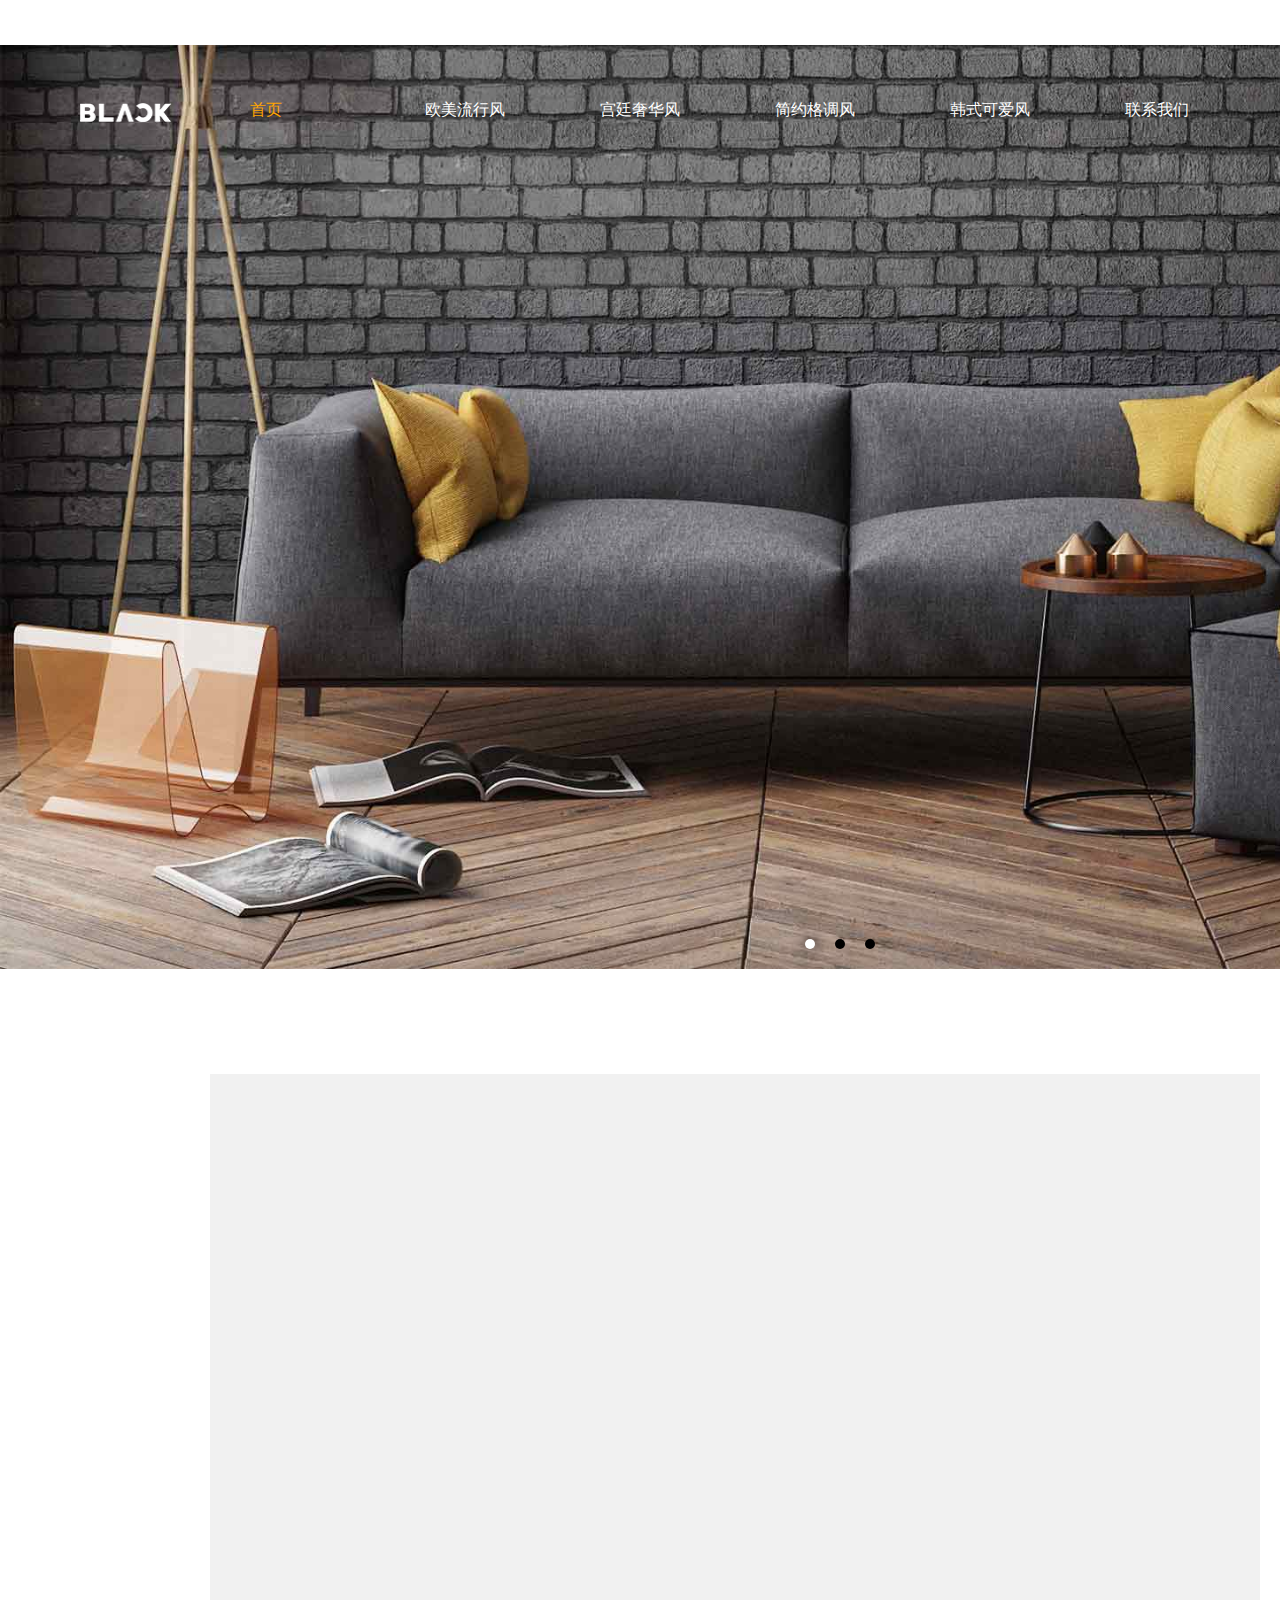
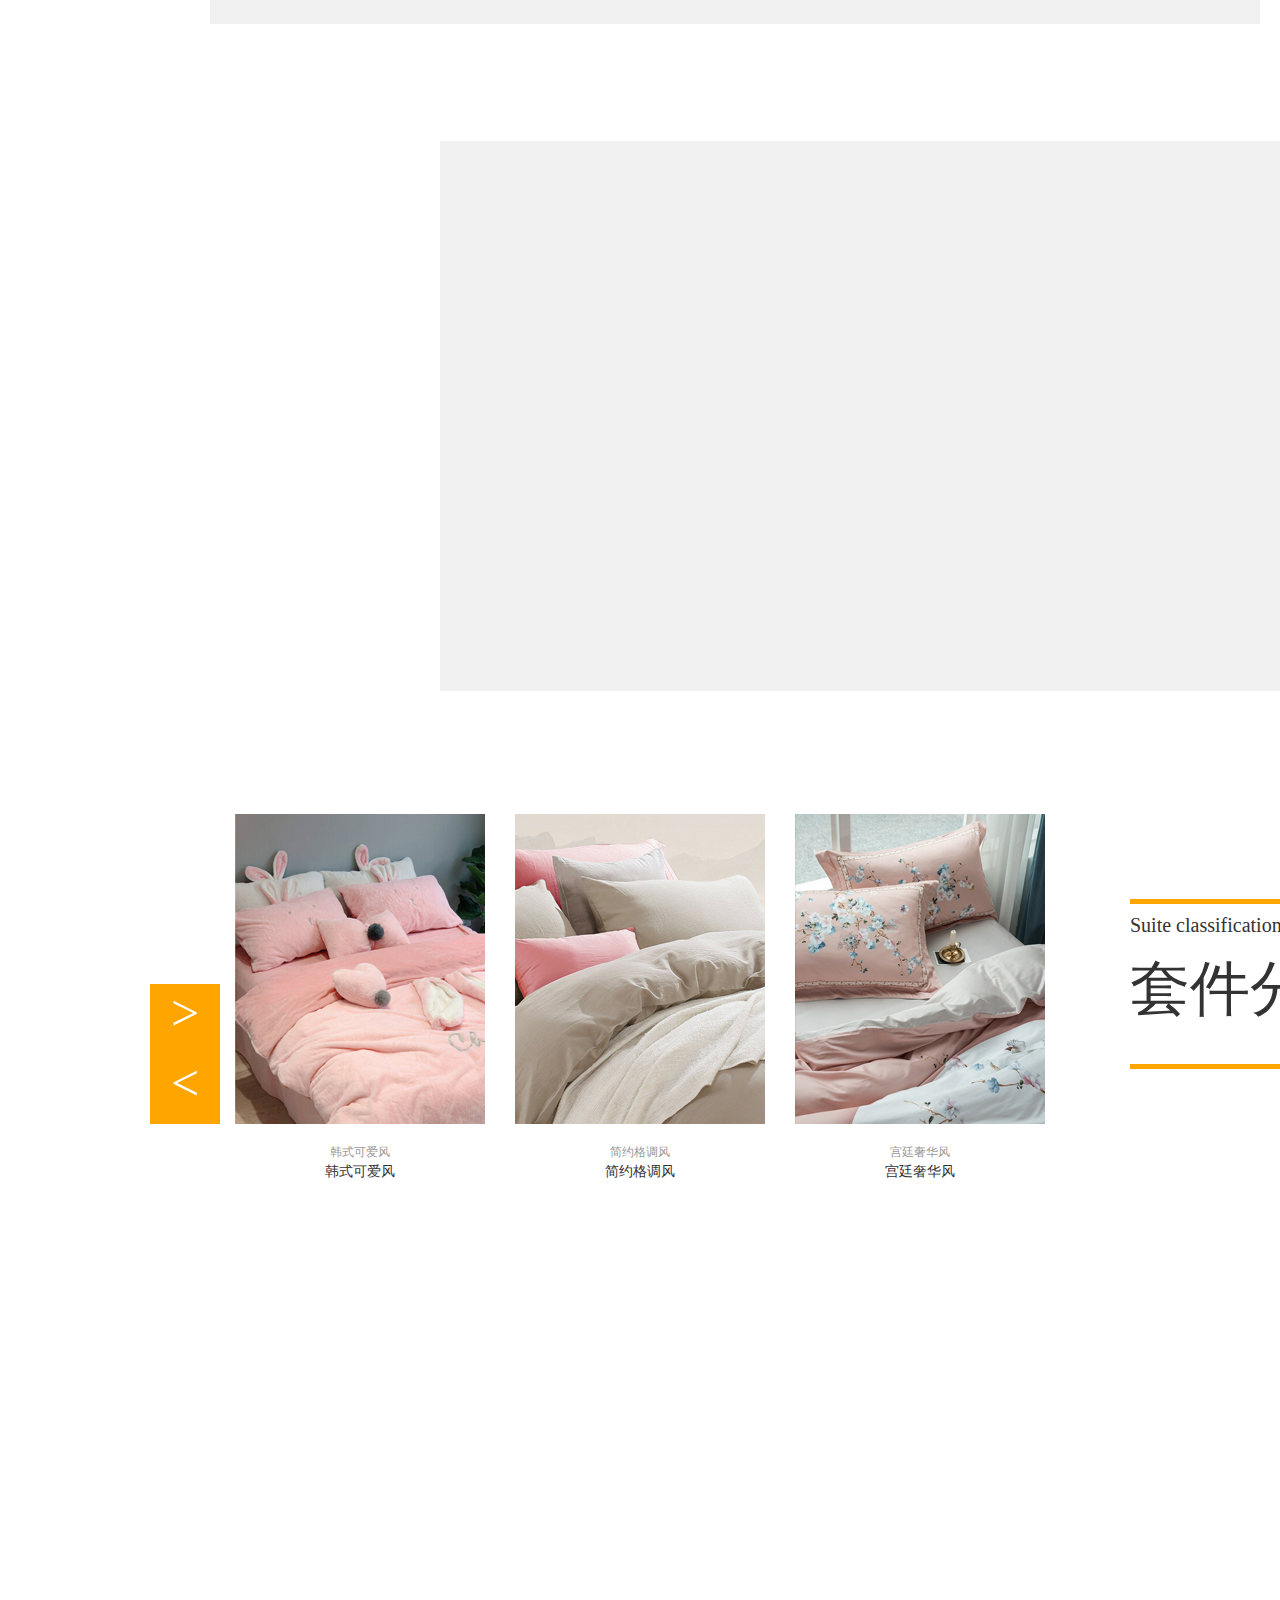
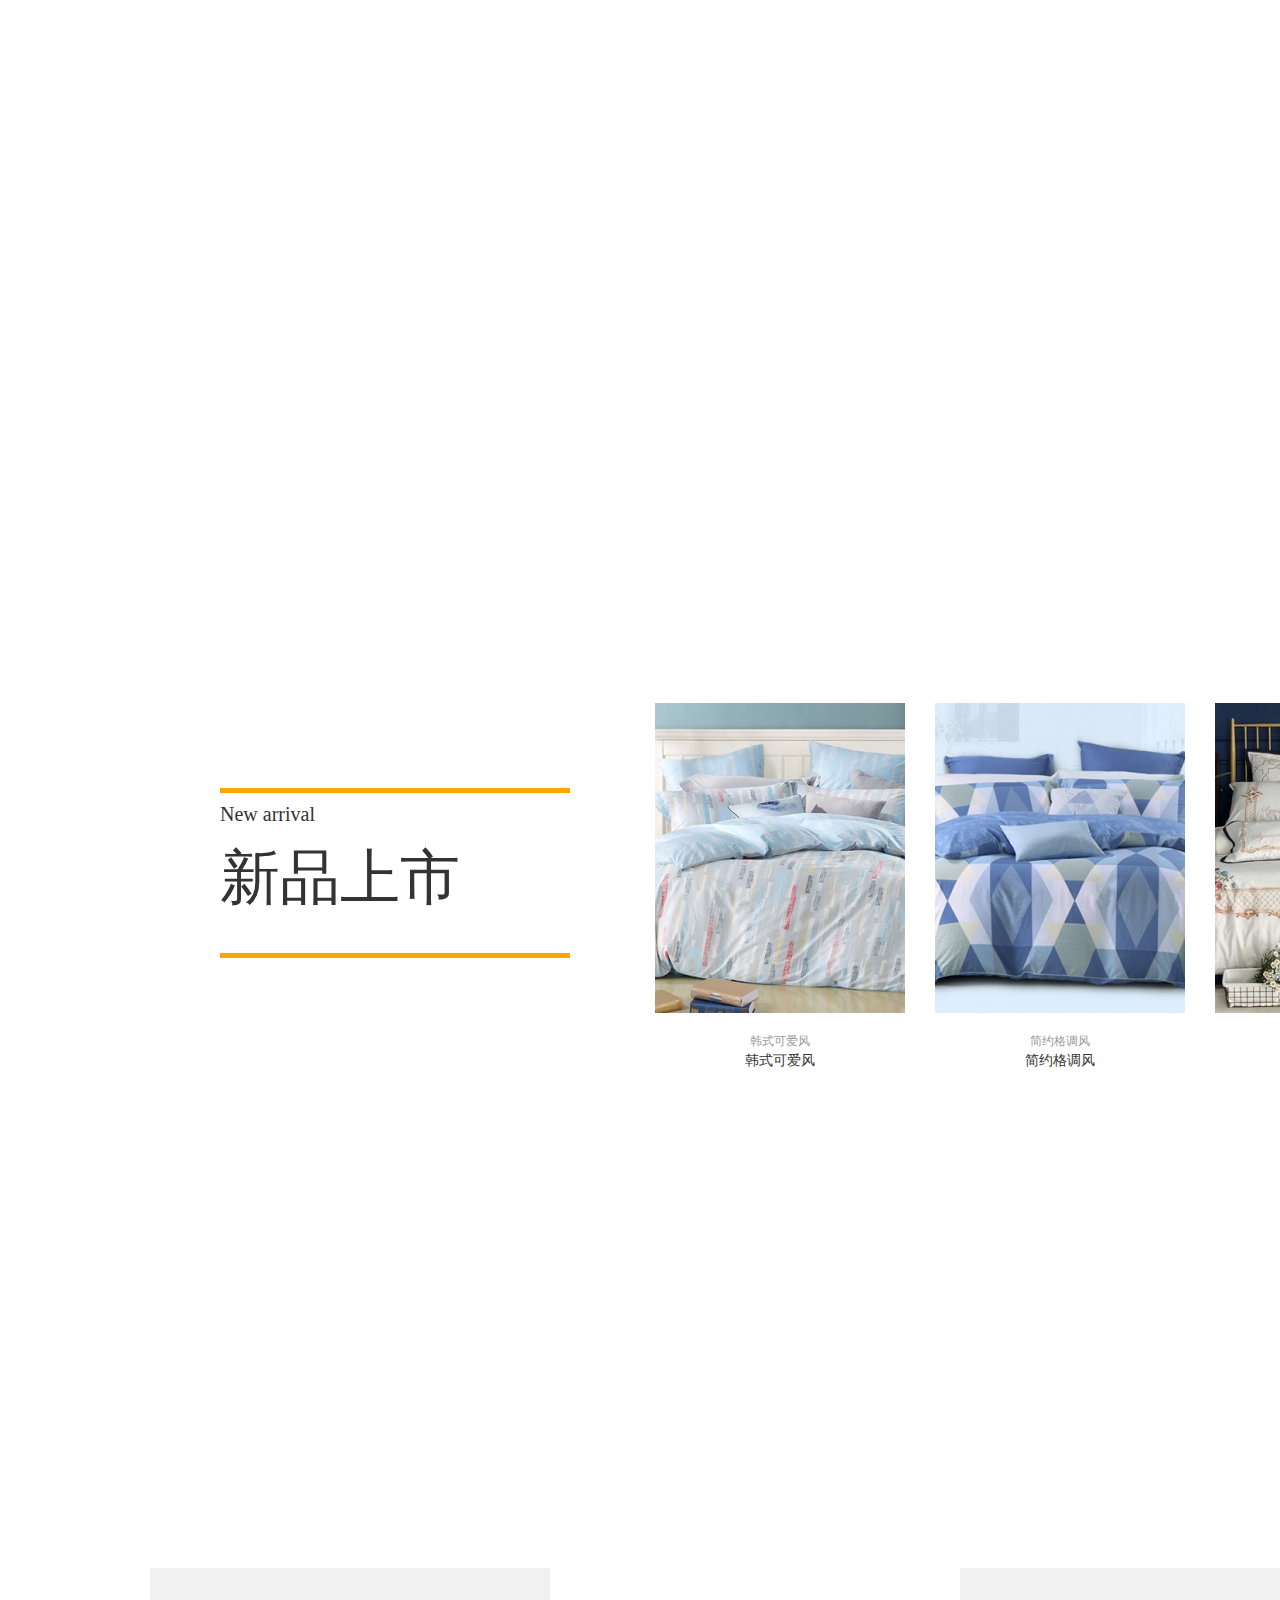
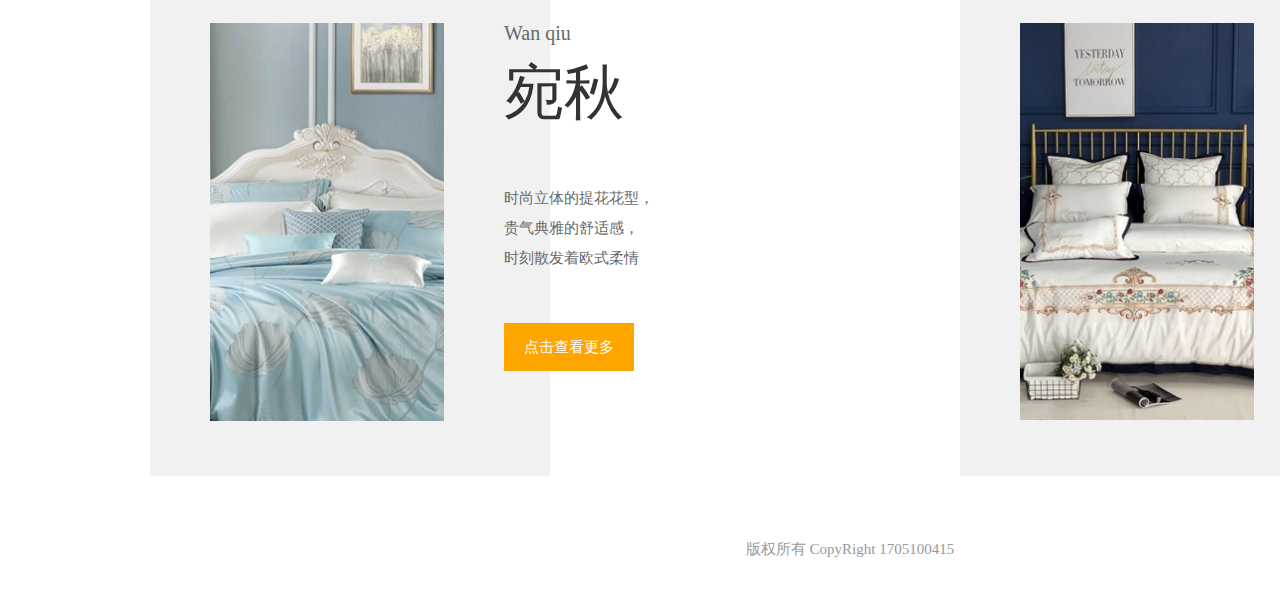
<file: index.html>
<!DOCTYPE html>
<html>
	<head>
		<meta charset="utf-8">
		<title>BLOCK家纺</title>
		<link rel="stylesheet" type="text/css" href="css/initial.css" />
		<link rel="stylesheet" type="text/css" href="css/index.css" />
		<link rel="shortcut icon" href="images/床.png">
		<link rel="icon" href="images/床.png">
	</head>
	<body>
		<div class="box">
			<div class="banner">
				<div class="banner-img">
					<img src="images/swiper1.jpg" class="swiper">
					<img src="images/swiper2.jpg" class="swiper">
					<img src="images/swiper3.jpg" class="swiper">
				</div>
				<div class="nav-top">
					<ul class="nav">
						<a href=""><li><img src="images/black.png"></li></a>
						<a href="index.html"><li>首页</li></a>
						<a href="html/products.html"><li>欧美流行风</li></a>
						<a href="html/shops.html"><li>宫廷奢华风</li></a>
						<a href="html/products.html"><li>简约格调风</li></a>
						<a href="html/products.html"><li>韩式可爱风</li></a>
						<a href="html/contact.html"><li>联系我们</li></a>
					</ul>
					<ul class="nav-right">
						<a href="./html/login.html"><li>登录</li></a>
						<a href="./html/regist.html"><li>注册</li></a>
						<a href="./html/shop.html"><li><img src="images/shop.svg"></li></a>
					</ul>
				</div>
				<ul class="cirs">
					<li></li>
					<li></li>
					<li></li>
				</ul>
			</div>
			<!-- main -->
			<div class="main">
				<div class="container">
					<div class="bg">
					</div>
					<div class="content">
						<div class="content-left">
							<img src="images/img1.jpg">
						</div>
						<div class="content-right">
							<p>Luxury series</p>
							<p>奢华系列</p>
							<p>当今最领先的响应式自助建站平台，我们的流线式网页布局设计方案和可视化图文内容编式让网站制作和维护成为一件轻松惬意的事。</p>
							<p class="expecial-p">了解更多</p>
						</div>
					</div>
				</div>
			</div>
			<div class="container1">
				<div class="bg1">
				</div>
				<div class="content1">
					<div class="content-left1">
						<img src="images/img2.jpg">
					</div>
					<div class="content-right1">
						<p>Europe and the United States series</p>
						<p>欧美系列</p>
						<p>当今最领先的响应式自助建站平台，我们的流线式网页布局设计方案和可视化图文内容编式让网站制作和维护成为一件轻松惬意的事。</p>
						<p class="expecial-p">了解更多</p>
					</div>
				</div>
			</div>
		</div>

		<div class="container2">
			<div class="change-swiper-left">
				<ul class="suite">
					<li><div><img src="images/suite1.jpg"></div>
						<p>韩式可爱风</p>
						<p>韩式可爱风</p>
					</li>
					<li><div><img src="images/suite2.jpg"></div>
						<p>简约格调风</p>
						<p>简约格调风</p>
					</li>
					<li><div><img src="images/suite3.jpg"></div>
						<p>宫廷奢华风</p>
						<p>宫廷奢华风</p>
					</li>
					<li><div><img src="images/suite4.jpg"></div>
						<p>欧美流行风</p>
						<p>欧美流行风</p>
					</li>
				</ul>
			</div>
			<div class="change-swiper-right">
				<p>Suite classification</p>
				<p>套件分类</p>
			</div>

			<div class="btn-left">&lt;
			</div>
			<div class="btn-right">&gt;
			</div>
		</div>

		<div class="container3">
			<div class="con3-main">
				<div class="brand-top">
					<div class="brand-left">
						<p>Brand Introduction</p>
						<p>品牌介绍</p>
						<p>这些文字都是可以根据您的需要自行更改的，所以不要怕和您的需要不一样哦.</p>
					</div>
					<img src="images/brand1.jpg">
					<img src="images/brand2.jpg">
				</div>
				<div class="brand-bottom">
					<img src="images/brand3.jpg">
					<img src="images/brand4.jpg">
					<div class="brand-right">
						<p>企业愿景 / Enterprise vision</p>
						<p>缔造百年品牌</p>
						<p>成为消费者最信赖的 </p>
						<p>家居产品和服务提供者 </p>
						<p>向所有用户提供最优质的服务</p>
					</div>
				</div>
			</div>
		</div>

		<div class="container4">
			<div class="change-swiper-right">
				<p>New arrival</p>
				<p>新品上市</p>
			</div>
			<div class="change-swiper-left">
				<ul class="suite">
					<li>
						<div>
						<img src="images/suite5.jpg"></div>
						<p>韩式可爱风</p>
						<p>韩式可爱风</p>
					</li>
					<li>
						<div>
						<img src="images/suite6.jpg"></div>
						<p>简约格调风</p>
						<p>简约格调风</p>
					</li>
					<li><div><img src="images/suite7.jpg"></div>
						<p>宫廷奢华风</p>
						<p>宫廷奢华风</p>
					</li>
					<li><div><img src="images/suite8.jpg"></div>
						<p>欧美流行风</p>
						<p>欧美流行风</p>
					</li>
				</ul>
			</div>
			<div class="btn-left">&lt;
			</div>
			<div class="btn-right">&gt;
			</div>
		</div>

		<div class="container5">

			<div class="con5-left">
				<div class="wanqiu">
					<img src="./images/wanqiu.jpg">
					<div class="des">
						<p>Wan qiu</p>
						<p>宛秋</p>
						<p>时尚立体的提花花型，</p>
						<p>贵气典雅的舒适感，</p>
						<p>时刻散发着欧式柔情</p>
						<p class="expecial-p">点击查看更多</p>
					</div>
				</div>
				<div class="bg2">
				</div>
			</div>
			<div class="con5-right">
				<div class="xiehou">
					<img src="images/xiehou.jpg">
					<div class="des">
						<p>Xie hou</p>
						<p>邂逅</p>
						<p>奢华立体的宫廷花型，</p>
						<p>贵气典雅的舒适感，</p>
						<p>时刻散发着典雅大气 </p>
						<p class="expecial-p">点击查看更多</p>
					</div>
				</div>
				<div class="bg2">
				</div>
			</div>
		</div>
		<div class="fixed-nav">
			<ul>
				<li><img src="./images/phone.svg">1234567890</li>
				<li><img src="images/qq.svg">1234567890</li>
				<li><img src="./images/185078%20-%20email%20mail%20streamline.svg">1234567890@qq.com</li>
			</ul>
			<div class="up"><img src="images/up.svg"></div>
		</div>
		<div class="bottom">
			<p>版权所有 CopyRight 1705100415</p>
		</div>
		</div>
		<script src="js/jquery-3.5.1.min.js" type="text/javascript" charset="utf-8"></script>
		<script src="js/index.js" type="text/javascript" charset="utf-8"></script>
	</body>
</html>
</file>
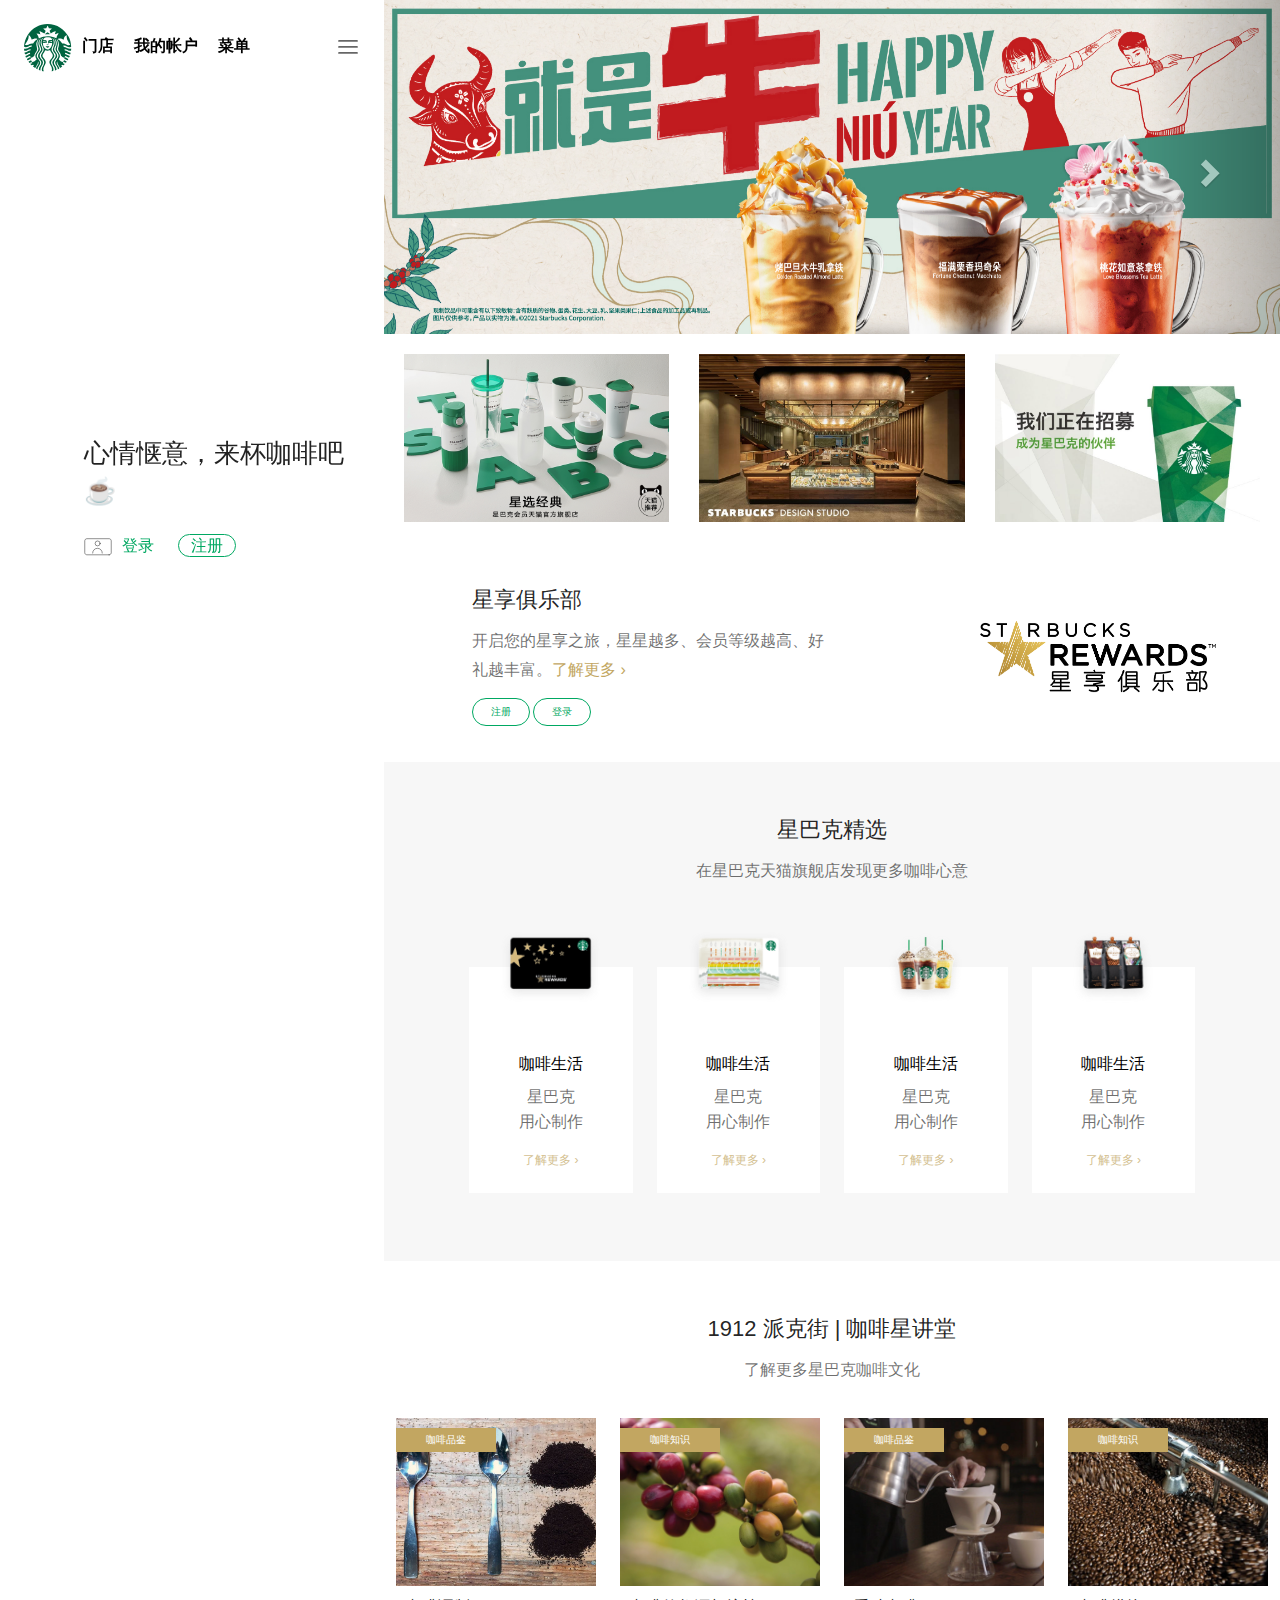
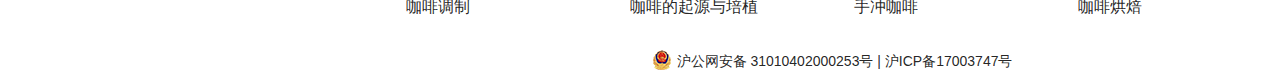
<file: bootstrap/index.html>
<!DOCTYPE html>
<html>
	<head>
		<meta charset="utf-8">
		<meta name="viewport" content="width=device-width,initial-scale=1,minimum-scale=1,maximum-scale=1,user-scalable=no" />
		<title></title>
		<link rel="stylesheet" type="text/css" href="bootstrap/css/bootstrap.min.css"/>
		<link rel="stylesheet" type="text/css" href="css/index.css"/>
		<link rel="shortcut icon" href="images/27100802_095802518658_2.png"/>
		<link rel="icon" href="images/27100802_095802518658_2.png"/>
	</head>
	<body>
		<div class="max-container">
			<div class="container-left">
				<div class="header">
					<a href=""class="logo"><img src="images/logo.svg" ></a>
					<div class="primary">
						<ul>
							<li><a href="html/menu.html"><span >门店</span></a></li>
							<li><a href="html/menu.html"><span>我的帐户</span></a></li>
							<li class="menu"><a href="html/menu.html"><span>菜单</span></a></li>
						</ul>
					</div>
					<div class="icon-more">
						<img src="images/icon-hamburger.svg" class="menuopen">
						<img src="./images/X.svg" class="menuclose">
					</div>
				</div>
				<div class="body">
					<div class="main"><div class="title"><p class="hiddenp">心情惬意，来杯咖啡吧 ☕</p>
					
					</div>
					
					<div class="login"><a href=""><img src="images/icon-account.svg" ><span>登录</span></a><a href="">注册</a></div></div>
				</div>
				<div class="max-hidden"><ul>
					<li><a href="">门店</a></li>
					<li><a href="">星享俱乐部</a></li>
					<li><a href="">菜单</a></li>
				</ul>
				<ul>
					<li><a href="">星巴克移动应用</a></li>
					<li><a href="">星礼卡</a></li>
					<li><a href="">星巴克臻选™</a></li>
					<li><a href="">啡快™ － 在线点 到店取</a></li>
					<li><a href="">专星送™</a></li>
					<li><a href="">咖啡星讲堂</a></li>
					<li><a href="">上海烘培工坊</a></li>
					<li><a href="">关于星巴克</a></li>
					<li><a href="">帮助</a></li>
				</ul>
				<div class="login"><a href=""><img src="images/icon-account.svg" ><span>登录</span></a><a href="">注册</a></div></div></div>
			</div>
			<div class="container-right">
				<div id="carousel-example-generic" class="carousel slide" data-ride="carousel">
				 
				
				  <!-- Wrapper for slides -->
				  <div class="carousel-inner" role="listbox">
				    <div class="item active">
				      <img src="./images/1.jpg" alt="..." class="hiddennone">
				      <img src="images/bg1.jpg" class="hiddennone1">
					  <div class="carousel-caption">
				        
				      </div>
				    </div>
				    <div class="item">
				      <img src="images/bg2.jpg" class="hiddennone1">
					  <img src="./images/2.jpg" alt="..." class="hiddennone">
				      <div class="carousel-caption">
				        
				      </div>
				    </div>
					<div class="item ">
					  <img src="images/bg3.jpg" class="hiddennone1">
					  <img src="./images/3.jpg" alt="..." class="hiddennone">
					  <div class="carousel-caption">
					    
					  </div>
					</div>
					<div class="item ">
					  <img src="images/bg4.jpg" class="hiddennone1">
					  <img src="./images/4.jpg" alt="..." class="hiddennone">
					  <div class="carousel-caption">
					    
					  </div>
					</div>
				    
				  </div>
				  <a class="right carousel-control" href="#carousel-example-generic" role="button" data-slide="next">
				    <span class="glyphicon glyphicon-chevron-right" aria-hidden="true"></span>
				    <span class="sr-only">Next</span>
				  </a>
				</div>
				<div class="nav-adv">
					<ul class="row">
						<li class="col-lg-4 col-md-4 col-sm-4 col-xs-12 col-xs-offset-0 col-lg-offset-0 col-md-offset-0 col-sm-offset-0 xss"><img src="images/tmall-2020-06-29-zh.jpg" ></li>
						<li class="col-lg-4 col-md-4 col-sm-4 col-xs-12 col-xs-offset-0 col-lg-offset-0 col-md-offset-0 col-sm-offset-0 xss"><img src="images/starbucks-design-studio-web-china.jpg" ></li>
						<li class="col-lg-4 col-md-4 col-sm-4 col-xs-12 col-xs-offset-0 col-lg-offset-0 col-md-offset-0 col-sm-offset-0 xss"><img src="images/homepage-career-cn.jpg" ></li>
					</ul>
				</div>
				<div class="club row">
								<div class="club-left col-lg-6 col-xs-12"><h2>星享俱乐部</h2>
								<p>开启您的星享之旅，星星越多、会员等级越高、好礼越丰富。<a>了解更多 ›</a></p>
								<div class="login">
									<button type="button">注册</button>
									<button type="button">登录</button>
								</div>
				
				</div>
								<div class="club-right col-lg-6 col-xs-12">
									<img src="images/logo-msr-new.svg" >
								</div>
							</div>
				<div class="max-wrapper">
								<div class="wrapper">
									<h2>星巴克精选</h2>
									<p>在星巴克天猫旗舰店发现更多咖啡心意</p>
									
									<ul class="row">
										<li><a href="" class="wrapper-href"><img src="images/tmall-card-01.png" >
										<p>咖啡生活</p>
										<p>星巴克<br>用心制作</p>
										<p>了解更多 ›</p></a></li>
										<li><a href="" class="wrapper-href"><img src="images/tmall-card-02.png" >
										<p>咖啡生活</p>
										<p>星巴克<br>用心制作</p>
										<p>了解更多 ›</p></a></li>
										<li><a href="" class="wrapper-href"><img src="images/tmall-eticket.png" >
										<p>咖啡生活</p>
										<p>星巴克<br>用心制作</p>
										<p>了解更多 ›</p></a></li>
										<li><a href="" class="wrapper-href"><img src="images/tmall-reserve.png" >
										<p>咖啡生活</p>
										<p>星巴克<br>用心制作</p>
										<p>了解更多 ›</p></a></li>
									</ul>
									<div class="clearfix"></div>
									</div>
								
				</div>
				<div class="history">
					<h2>1912 派克街 | 咖啡星讲堂</h2>
					<p>了解更多星巴克咖啡文化</p>
					<ul class="culture">
						<li><a href=""><div></div><p class="coffedes">咖啡调制</p><p class="absolutep">咖啡品鉴</p></a></li>
						<li><a href=""><div></div><p class="coffedes">咖啡的起源与培植</p><p class="absolutep">咖啡知识</p></a></li>
						<li><a href=""><div></div><p class="coffedes">手冲咖啡</p><p class="absolutep">咖啡品鉴</p></a></li>
						<li><a href=""><div></div><p class="coffedes">咖啡烘焙<p class="absolutep">咖啡知识</p></p></a></li>
					</ul>
				</div>
				<div class="clearfix"></div>
				<p class="footerp"><img src="images/icpicon.png" >沪公网安备 31010402000253号 | 沪ICP备17003747号</p>
			</div>
			
			
		</div>
		<div class="footer">
			<ul>
				<li><a href="html/menu.html"><img src="images/zhanghu.svg" ><p>账户</p></a></li>
				<li><a href="html/menu.html"><img src="images/mendian.svg" ><p>门店</p></a></li>
				<li><a href="html/menu.html"><img src="images/home.svg" alt=""><p>主页</p></a></li>
				<li><a href="html/menu.html"><img src="images/caidan.svg" ><p>菜单</p></a></li>
				<li><a href="html/menu.html"><img src="images/more.svg" ><p>更多</p></a></li>
			</ul>
		</div>
	</div>
		<script src="js/jquery-3.5.1.min.js" type="text/javascript" charset="utf-8"></script>
		<script src="bootstrap/js/bootstrap.min.js" type="text/javascript" charset="utf-8"></script>
		<script type="text/javascript">
			$(function(){
				$('.menuopen').click(function(){
					$(this).css({opacity:'0',display:'none',marginTop:'10px'}).siblings().css({opacity:'1',display:'block'})
					$('.max-hidden').css({display:'block'})
					$(".primary").css({display:'none'})
					$('.main').css({display:'none'})
				})
				$('.menuclose').click(function(){
					$(this).css({opacity:'0',display:'none'}).siblings().css({opacity:'1',display:'block',marginTop:'10px'})
					$('.max-hidden').css({display:'none'})
					$(".primary").css({display:'block'})
					$('.main').css({display:'table-cell'})
				})

			})
		</script>
	</body>
</html>
</file>
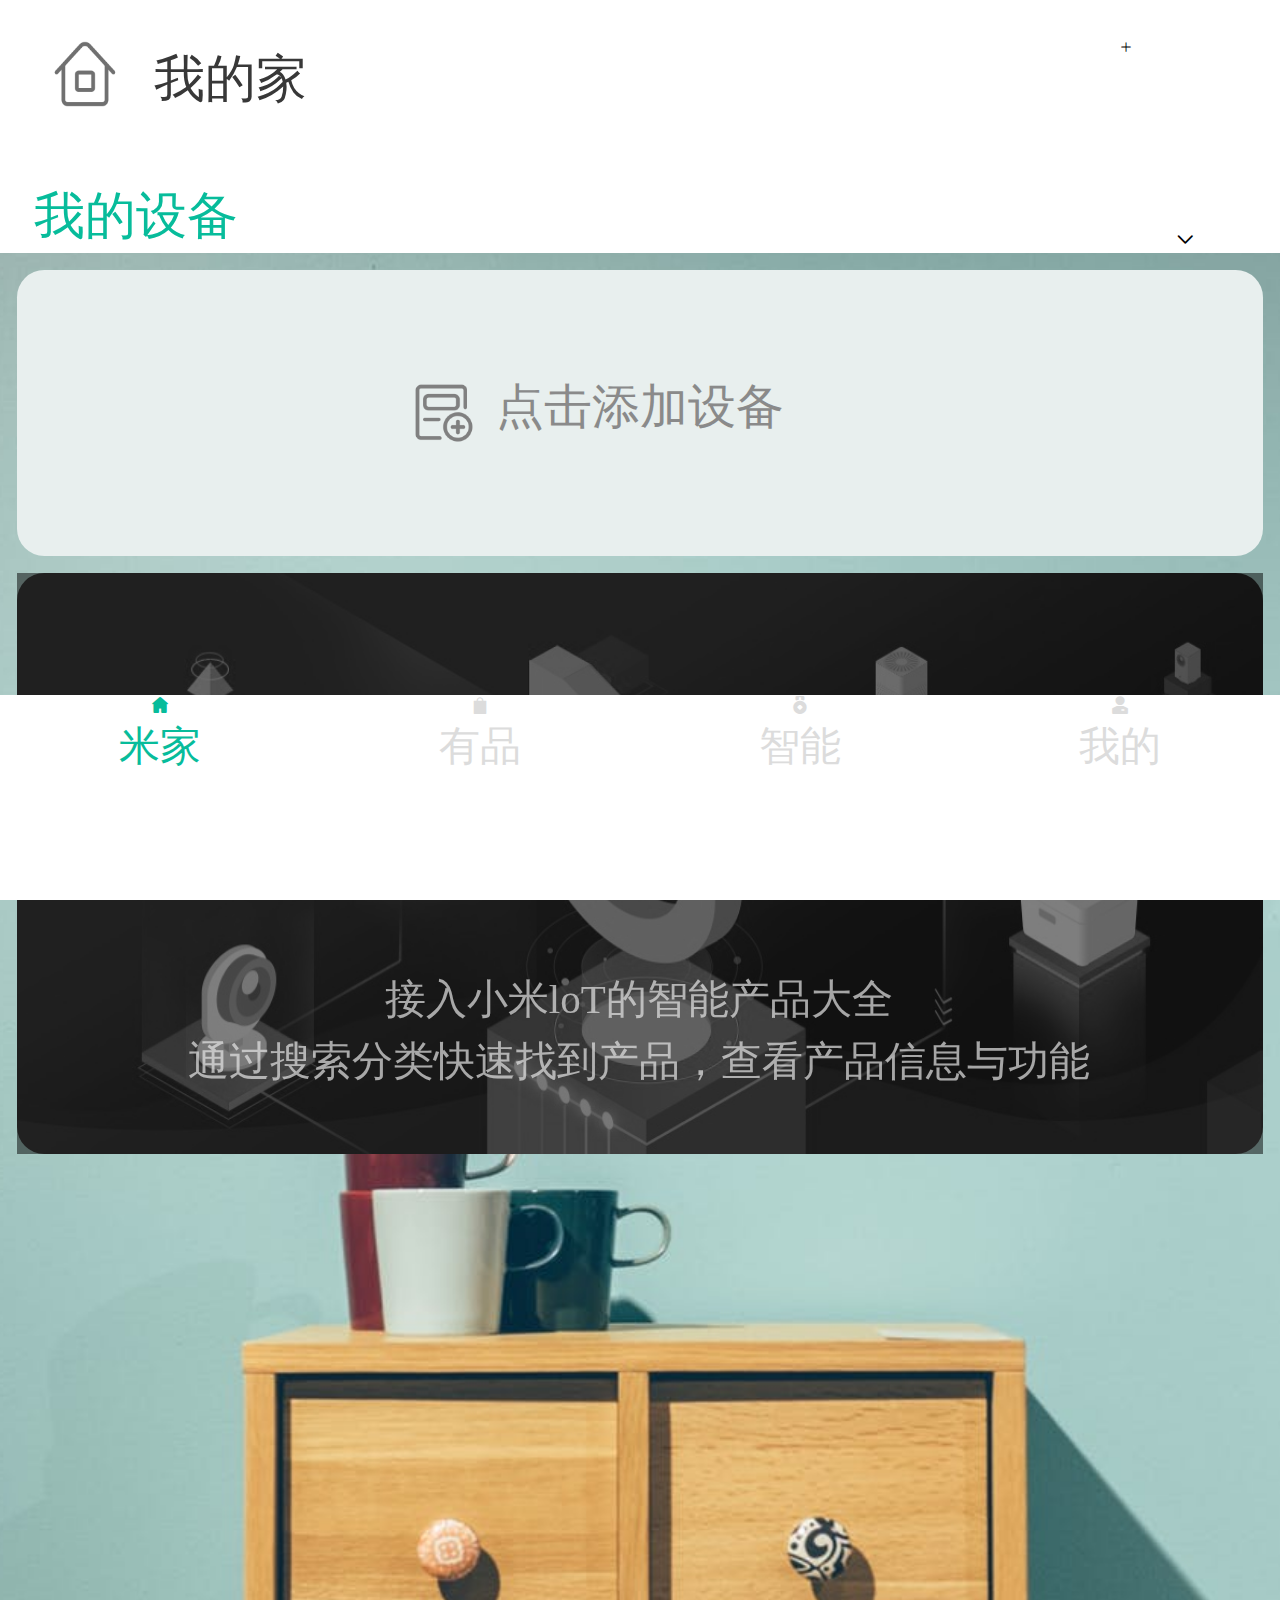
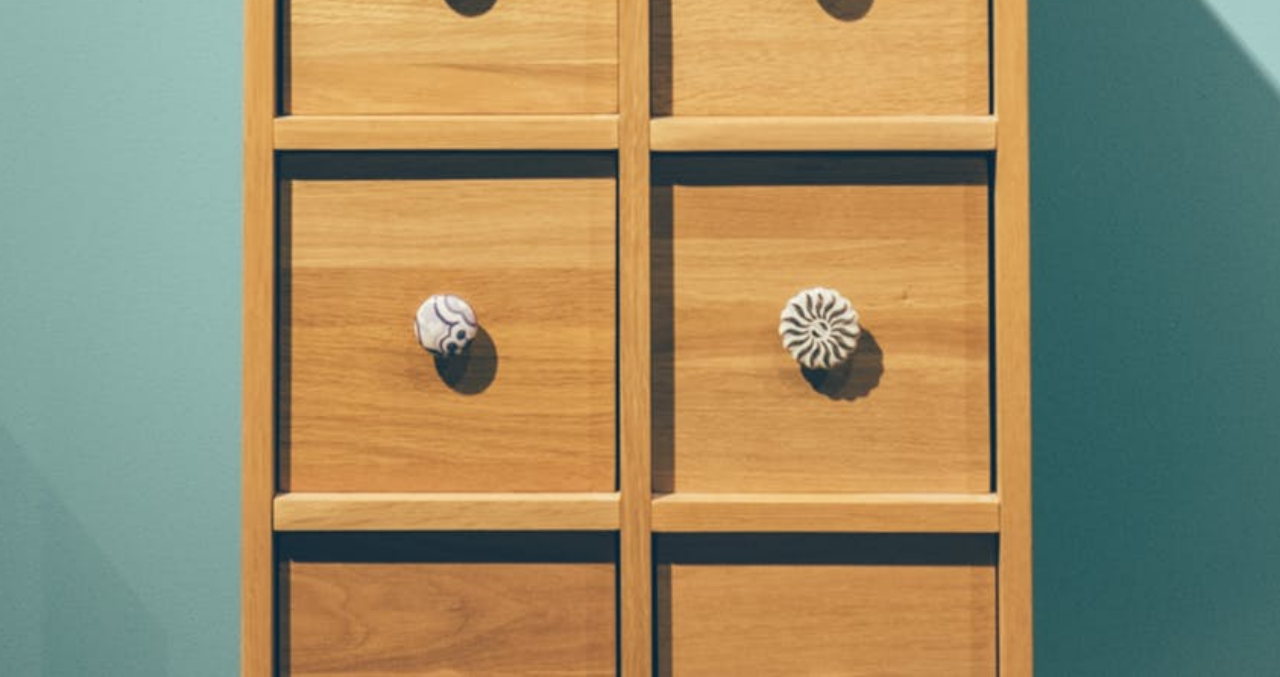
<file: vue/index.html>
<!DOCTYPE html><html lang=""><head><meta charset="utf-8"><meta http-equiv="X-UA-Compatible" content="IE=edge"><meta name="viewport" content="width=device-width,initial-scale=1"><link rel="icon" href="favicon.ico"><title>vant-project</title><link href="css/app.07986afd.css" rel="preload" as="style"><link href="css/chunk-vendors.3b074cf5.css" rel="preload" as="style"><link href="js/app.4edd4c65.js" rel="preload" as="script"><link href="js/chunk-vendors.2a53181e.js" rel="preload" as="script"><link href="css/chunk-vendors.3b074cf5.css" rel="stylesheet"><link href="css/app.07986afd.css" rel="stylesheet"></head><body><noscript><strong>We're sorry but vant-project doesn't work properly without JavaScript enabled. Please enable it to continue.</strong></noscript><div id="app"></div><script src="js/chunk-vendors.2a53181e.js"></script><script src="js/app.4edd4c65.js"></script></body></html>
</file>
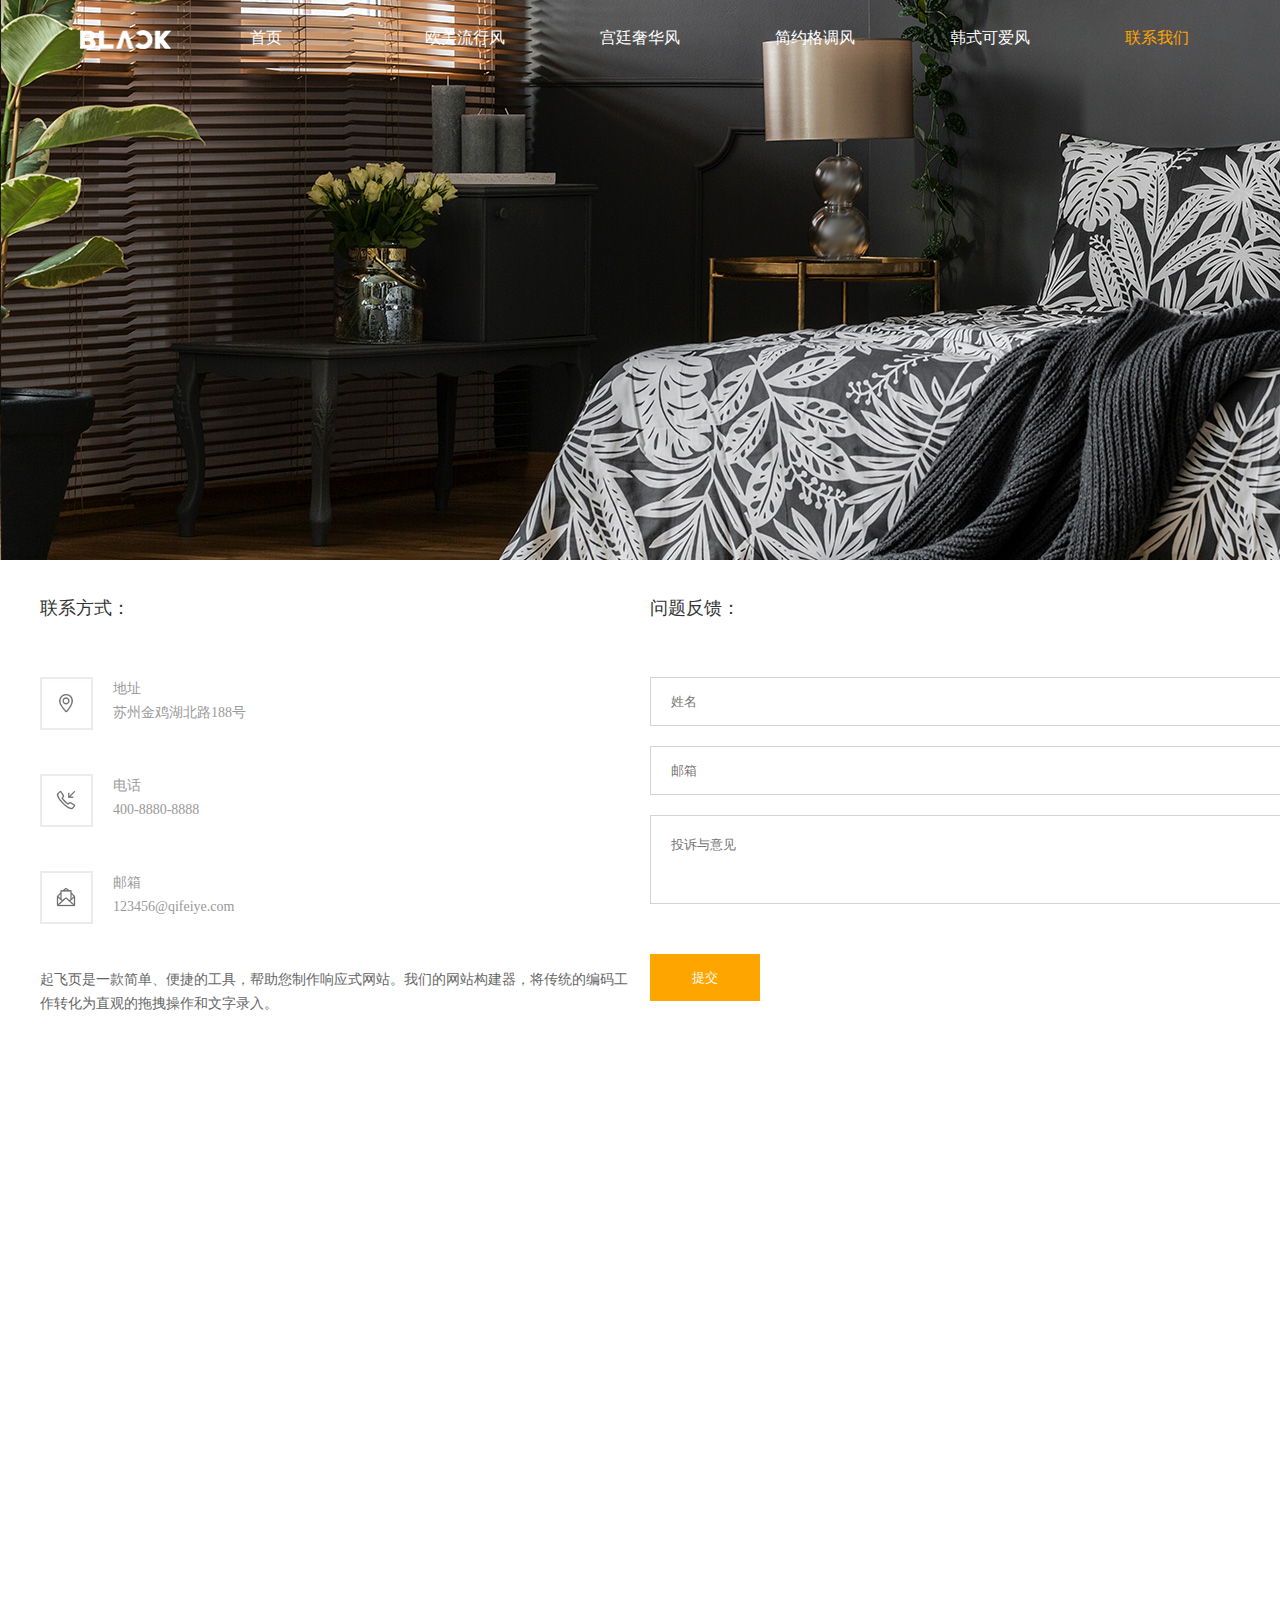
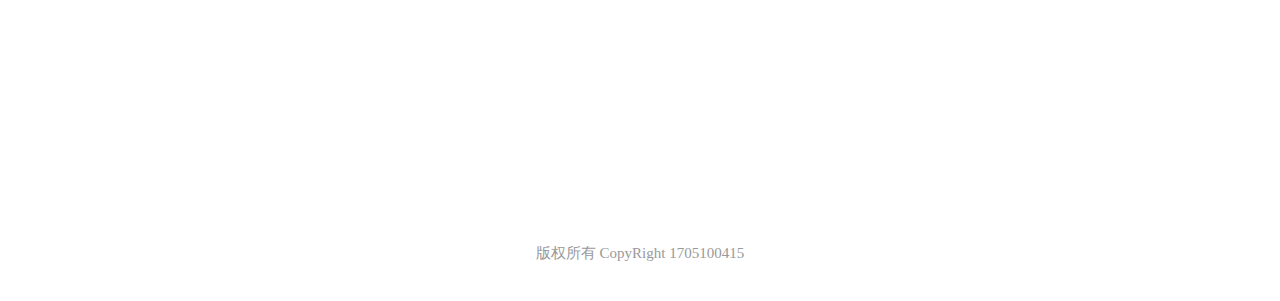
<file: html/contact.html>
<!DOCTYPE html>
<html>
	<head>
		<meta charset="utf-8">
		<title>Contact us</title>
		<link rel="stylesheet" type="text/css" href="../css/contact.css"/>
		<link rel="stylesheet" type="text/css" href="../css/initial.css"/>
		<link rel="shortcut icon" href="../images/床.png">
		<link rel="icon" href="../images/床.png">
	</head>
	<body>
		<div class="box">
		<div class="nav-top">
			<ul class="nav">
				<a href="../index.html"><li><img src="../images/black.png"></li></a>
				<a href="../index.html"><li>首页</li></a>
				<a href="products.html"><li>欧美流行风</li></a>
				<a href="shops.html"><li>宫廷奢华风</li></a>
				<a href="products.html"><li>简约格调风</li></a>
				<a href="products.html"><li>韩式可爱风</li></a>
				<a href="login.html"><li>联系我们</li></a>
			</ul>
			<ul class="nav-right">
				<a href="login.html"><li>登录</li></a>
				<a href="regist.html"><li>注册</li></a>
				<a href="shop.html"><li><img src="../images/shop.svg"></li></a>
			</ul>
		</div>
		
		<div class="banner">
			<img src="../images/contact.jpg" >
		</div>
		
		<div class="container">
			<div class="con-left">
				<p>联系方式：</p>
				<p><img src="../images/location.webp" >地址<br>苏州金鸡湖北路188号</p>
				<p><img src="../images/phone.webp" >电话<br>400-8880-8888</p>
				<p><img src="../images/email.webp" >邮箱<br>123456@qifeiye.com</p>
				<p>起飞页是一款简单、便捷的工具，帮助您制作响应式网站。我们的网站构建器，将传统的编码工作转化为直观的拖拽操作和文字录入。</p>
			</div>
			<div class="con-right">
				<p>问题反馈：</p>
				<input type="text" name="" id="" value="" placeholder="姓名"/>
				<input type="text" name="" id="" value="" placeholder="邮箱"/>
				<textarea rows="" cols=""placeholder="投诉与意见"></textarea>
				<button type="button">提交</button>
			</div>
		</div>
		<div class="fixed-nav">
			<ul>
				<li><img src="../images/phone.svg">1234567890</li>
				<li><img src="../images/qq.svg">1234567890</li>
				<li><img src="../images/185078%20-%20email%20mail%20streamline.svg">12345677890</li>
			</ul>
			<div class="up"><img src="../images/up.svg"></div>
		</div>
		
		<div id="allmap"></div>
		<div class="bottom">
			<p>版权所有 CopyRight 1705100415</p>
		</div>
		</div>
		
		<script src="../js/jquery-3.5.1.min.js" type="text/javascript" charset="utf-8"></script>
		<script type="text/javascript" src="http://api.map.baidu.com/api?v=2.0&ak=2COzFaICuIyVj7V3VetKfmdRVnX8BhVr"></script><!--百度地图api-->
		<script type="text/javascript" src="../js/jquery.bdmap.js"></script><!--百度地图API模块化成函数供前台调用-->
		<script src="../js/contact.js" type="text/javascript" charset="utf-8"></script>
	</body>
</html>
</file>
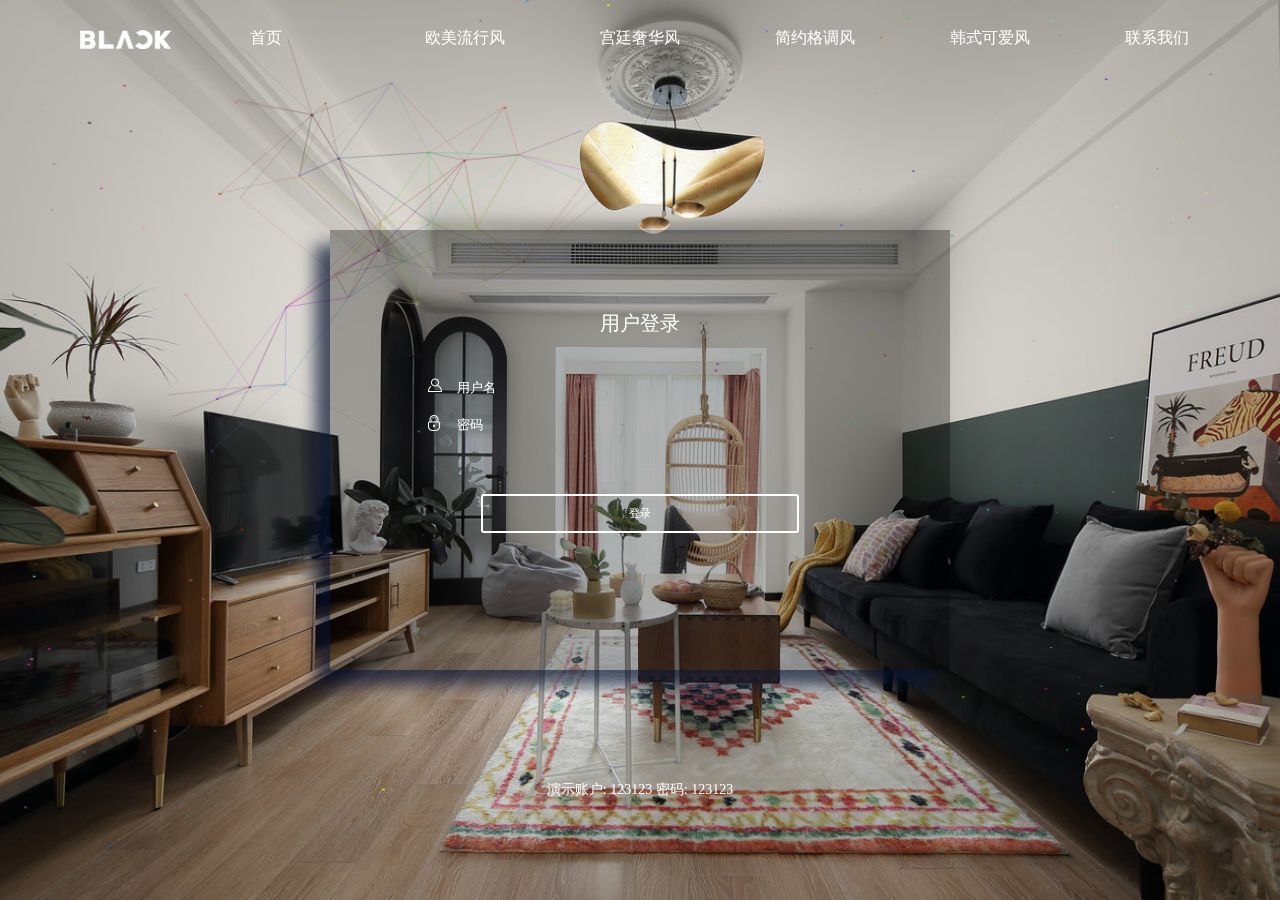
<file: html/login.html>
<!DOCTYPE html>
<html lang="en">
<head>
    <meta charset="UTF-8">
    <title>登录</title>
    <link rel="stylesheet" href="../css/login.css">
	<link rel="shortcut icon" href="../images/床.png">
	<link rel="icon" href="../images/床.png">
</head>
<body>
	<div class="nav-top">
		<ul class="nav">
			<a href="../index.html"><li><img src="../images/black.png"></li></a>
			<a href="../index.html"><li>首页</li></a>
			<a href="products.html"><li>欧美流行风</li></a>
			<a href="shops.html"><li>宫廷奢华风</li></a>
			<a href="products.html"><li>简约格调风</li></a>
			<a href="products.html"><li>韩式可爱风</li></a>
			<a href="contact.html"><li>联系我们</li></a>
		</ul>
		<ul class="nav-right">
			<a href=""><li>登录</li></a>
			<a href="regist.html"><li>注册</li></a>
			<a href="shop.html"><li><img src="../images/shop.svg"></li></a>
		</ul>
	</div>
<canvas class="cavs" width="1575" height="1337"></canvas>

<div class="loginmain">
    <div class="login-title">
        <span>用户登录</span>
    </div>

    <div class="login-con">
        <div class="login-user">
            <div class="icon">
                <img src="../images/user_icon_copy.png" alt="">
            </div>
			<p class="tips1">用户名不能为空!</p>
            <input type="text" name="usernem" placeholder="用户名" autocomplete="off" value="" class="name">
        </div>
        <div class="login-pwd">
            <div class="icon">
                <img src="../images/lock_icon_copy.png" alt="">
            </div>
			<p class="tips">密码不能为空!</p>
            <input type="password" name="pwd" placeholder="密码" autocomplete="off" value=""class="pwd">
        </div>
        <!-- <div class="login-yan">
            <div class="icon">
                <img src="../images/key.png" alt="">
            </div>
            <input type="text" name="pwd" placeholder="验证码" autocomplete="off" value="">
        </div> -->
        <div class="login-btn">
            <input type="button" value="登录" class="login">
        </div>
    </div>
	<p class="usertip">演示账户: 123123 密码: 123123</p>
</div>
<script src="../js/jquery-3.5.1.min.js" type="text/javascript" charset="utf-8"></script>
<script src="../js/login1.js" type="text/javascript" charset="utf-8"></script>
</body>
</html>

<script src="https://www.jq22.com/jquery/jquery-1.10.2.js"></script>
<script src="../js/login.js"></script>
</file>
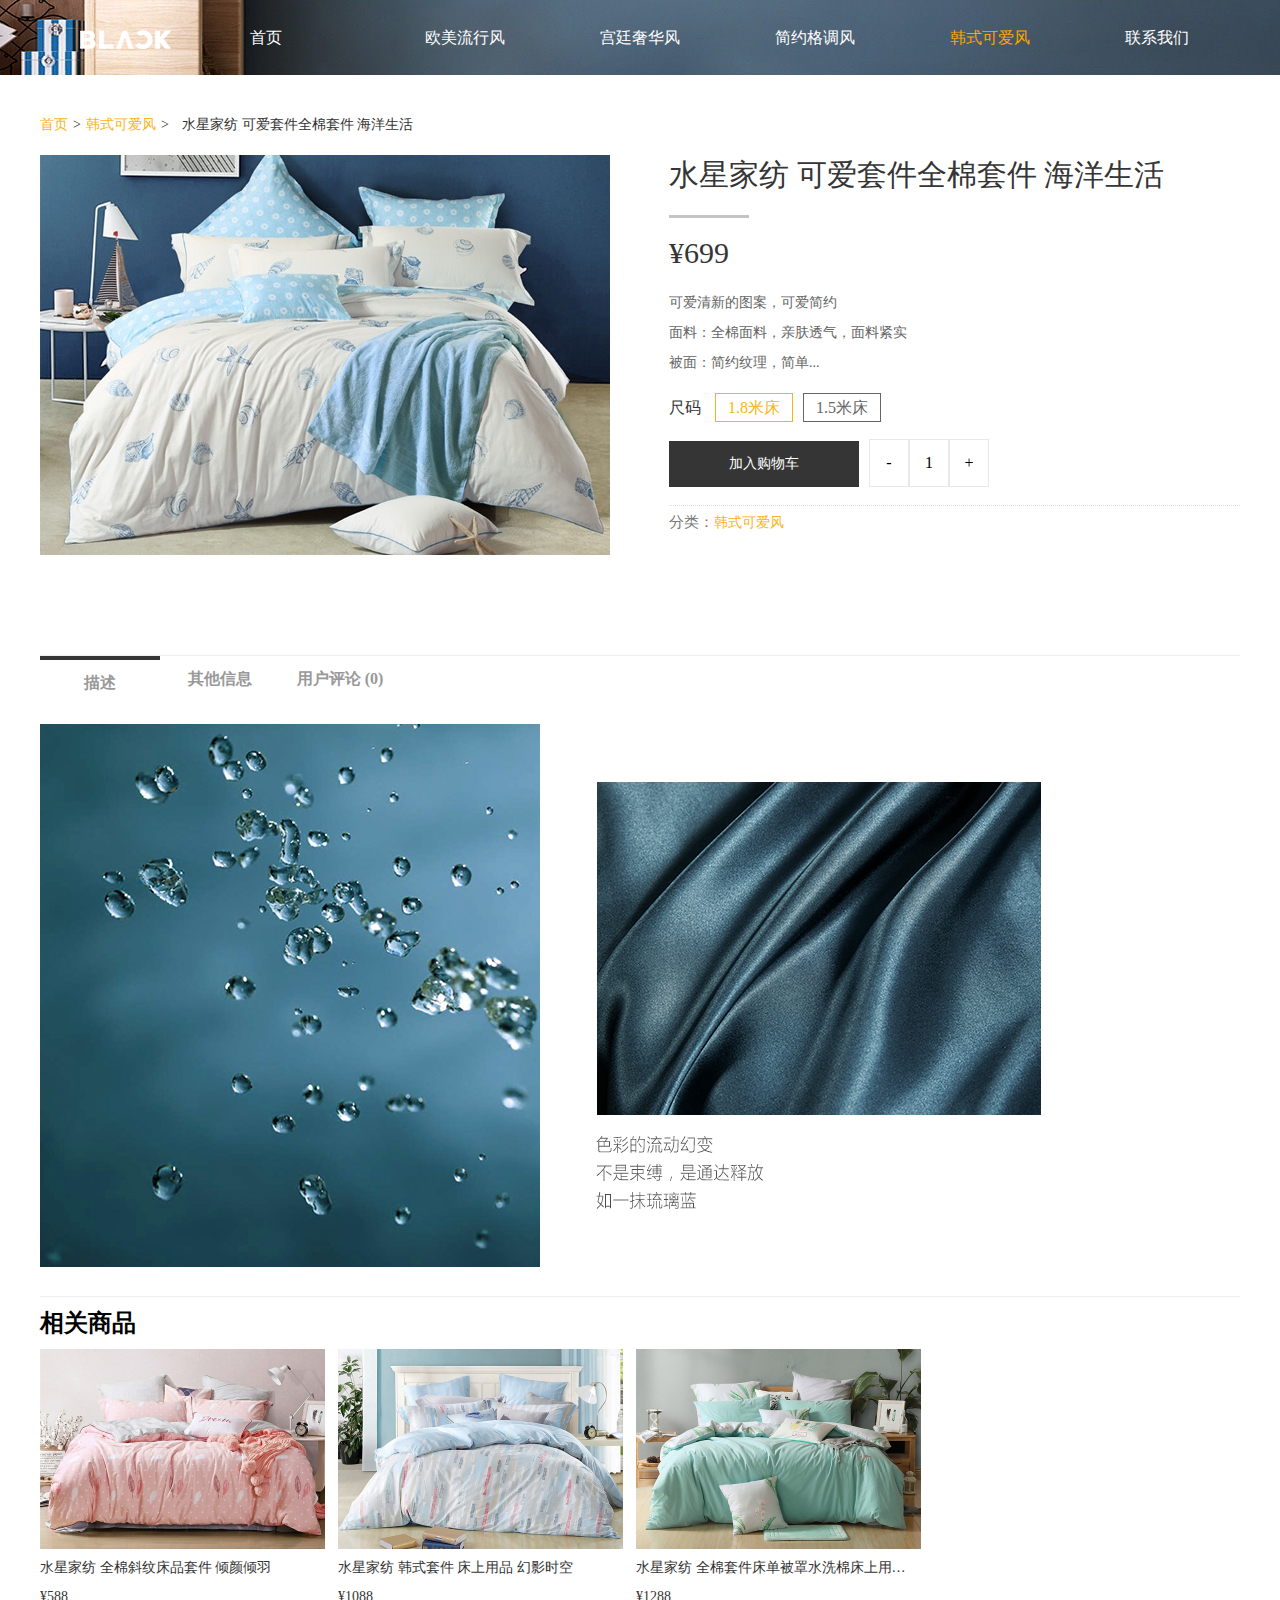
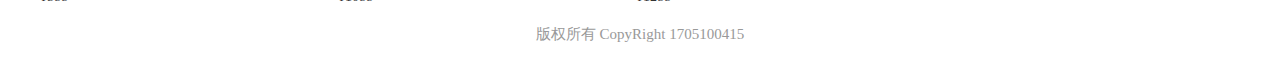
<file: html/product.html>
<!DOCTYPE html>
<html>
	<head>
		<meta charset="utf-8">
		<title>Product</title>
		<link rel="stylesheet" type="text/css" href="../css/initial.css"/>
		<link rel="stylesheet" type="text/css" href="../css/product.css"/>
		<link rel="shortcut icon" href="../images/床.png">
		<link rel="icon" href="../images/床.png">
	</head>
	<body>
		<div class="box">
			<div class="nav-top">
				<ul class="nav">
					<a href="../index.html"><li><img src="../images/black.png"></li></a>
					<a href="../index.html"><li>首页</li></a>
					<a href="products.html"><li>欧美流行风</li></a>
					<a href="shops.html"><li>宫廷奢华风</li></a>
					<a href="products.html"><li>简约格调风</li></a>
					<a href="products.html"><li>韩式可爱风</li></a>
					<a href="contact.html"><li>联系我们</li></a>
				</ul>
				<ul class="nav-right">
					<a href="login.html"><li>登录</li></a>
					<a href="regist.html"><li>注册</li></a>
					<a href="shop.html"><li><img src="../images/shop.svg"></li></a>
				</ul>
			</div>
			<div class="banner"><img src="../images/products-display.jpg" ></div>
			
			<div class="container">
			<div class="location">
				<a href="../index.html">首页</a><span>></span><a href="./products.html">韩式可爱风</a><span>></span> <span class="title">水星家纺 可爱套件全棉套件 海洋生活</span>
			</div>
			<div class="shop">
				<div class="shop-left"><img src="../images/yuan.jpg" ><div class="mask"></div><div class="datu"><img src="../images/yuan.jpg" ></div></div>
				<div class="shop-right"><p class="title">水星家纺 可爱套件全棉套件 海洋生活</p>
				<p></p>
				<p>¥<span class="price">699</span></p>
				<p>可爱清新的图案，可爱简约<br>面料：全棉面料，亲肤透气，面料紧实<br>被面：简约纹理，简单...</p>
				<p>尺码 <span class="width1">1.8米床</span><span class="width1">1.5米床</span></p>
				<p><span class="click-btn">加入购物车</span><span class="reduce">-</span><span class="num">1</span><span class="add">+</span></p>
				<p>分类：<a href="products.html">韩式可爱风 </a></p></div>
			</div>
			<div class="des">
				
				<ul class="des-ul">
					<li>描述</li>
					<li>其他信息</li>
					<li>用户评论 (0)</li>
				</ul>
				<div class="more">
					<img src="../images/more.png" >
				</div>
			</div>
			<div class="relative">
				<h2>相关商品</h2>
				<ul class="reproducts">
					<li><img src="../images/relative1.jpg" ><p>水星家纺 全棉斜纹床品套件 倾颜倾羽</p>
					<p>¥<span>588</span></p></li>
					<li><img src="../images/relative2.jpg" ><p>水星家纺 韩式套件 床上用品 幻影时空</p>
					<p>¥<span>1088</span></p></li>
					<li><img src="../images/relative3.jpg" ><p>水星家纺 全棉套件床单被罩水洗棉床上用品 简风雅</p>
					<p>¥<span>1288</span></p></li>
				</ul>
			</div>
			</div>
			
			<div class="bottom">
				<p>版权所有 CopyRight 1705100415</p>
			</div>
			
		</div>
		<div class="goshop"><p class="shop-title">购物车<span class="closeX">✕</span></p>
		<ul class="shopinfo">
			<li class="goods-li"><img src="../images/yuan.jpg" class="shopinfoimg"><div class="goshop-right">
				<p>博洋家纺 纯棉宫廷臻绒四件套 <span class="remove">✕</span></p>
				<p class="go-width">尺码:1.8米床</p>
				<p><span class="go-num">1</span> × ¥<span class="go-money">899</span></p>
			</div></li>
		</ul>
		<div class="bottom-btn">
			<p>小计￥<span class="money">123</span></p>
			<a href="shop.html" class="addshop">查看购物车</a>
			<a href="../chajian/layuisjld/addres.html" class="addshop">结算</a>
			
		</div>
		</div>
		<div class="max-mask"></div>
		<script src="../js/jquery-3.5.1.min.js" type="text/javascript" charset="utf-8"></script>
		<script src="../js/jquery.mousewheel.min.js" type="text/javascript" charset="utf-8"></script>
		<script type="text/javascript" src="../js/product.js"></script>
	</body>
</html>
</file>
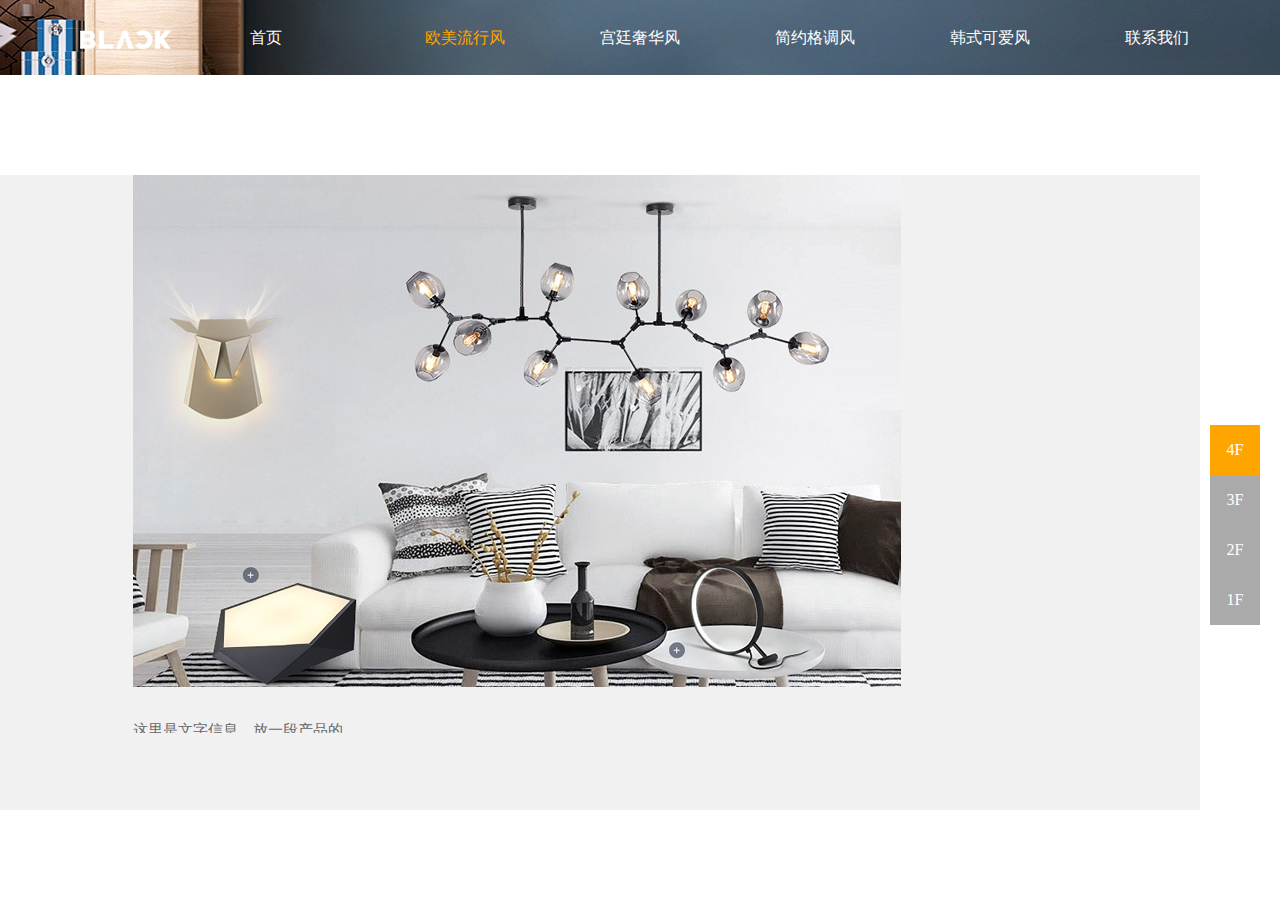
<file: html/products.html>
<!DOCTYPE html>
<html>
	<head>
		<meta charset="utf-8">
		<title>Products</title>
		<link rel="stylesheet" type="text/css" href="../css/initial.css"/>
		<link rel="stylesheet" type="text/css" href="../css/products.css"/>
		<link rel="shortcut icon" href="../images/床.png">
		<link rel="icon" href="../images/床.png">
	</head>
	<body>
		<div class="box">
			<div class="nav-fixed">
				<ul class="loucheng">
					<li>4F</li>
					<li>3F</li>
					<li>2F</li>
					<li>1F</li>
				</ul>
			</div>
			<div class="nav-top">
				<ul class="nav">
					<a href="../index.html"><li><img src="../images/black.png"></li></a>
					<a href="../index.html"><li>首页</li></a>
					<a href=""><li>欧美流行风</li></a>
					<a href="shops.html"><li>宫廷奢华风</li></a>
					<a href=""><li>简约格调风</li></a>
					<a href=""><li>韩式可爱风</li></a>
					<a href="contact.html"><li>联系我们</li></a>
				</ul>
				<ul class="nav-right">
					<a href="login.html"><li>登录</li></a>
					<a href="regist.html"><li>注册</li></a>
					<a href="shop.html"><li><img src="../images/shop.svg"></li></a>
				</ul>
			</div>
			
			<div class="container">
				<div class="container1" id="Euramerican">
					<div class="banner">
						<img src="../images/products-display.jpg" >
					</div>
					<div class="product">
						<div class="bg"></div>
						<div class="p-top">
							<img src="../images/product-img1.jpg" >
							<div class="p-right"><p>Euramerican fashion</p>
							<p>欧美流行风</p>
							<p>这里是文字信息，放一段产品的文字简介可以自行修改您可以双击这里或者点击编辑按钮来修改内容您还可以添加图标按钮图片等常用元素 </p></div>
						</div>
						<div class="p-bottom">
							<p>这里是文字信息，放一段产品的<br>文字简介可以自行修改您可以双击这里</p>
						</div>
					</div>
					<div class="bottom">
						<p>版权所有 CopyRight 1705100415</p>
					</div>
				</div>
				<div class="container2" id="Palace">
					<div class="banner">
						<img src="../images/products-display1.jpg" >
					</div>
					<div class="product">
						<div class="bg"></div>
						<div class="p-top">
							<img src="../images/product-img2.jpg" >
							<div class="p-right"><p>Palace luxury</p>
							<p>宫廷奢华风</p>
							<p>这里是文字信息，放一段产品的文字简介可以自行修改您可以双击这里或者点击编辑按钮来修改内容您还可以添加图标按钮图片等常用元素 </p></div>
						</div>
						<div class="p-bottom">
							<p>这里是文字信息，放一段产品的<br>文字简介可以自行修改您可以双击这里</p>
						</div>
					</div>
					<div class="bottom">
						<p>版权所有 CopyRight 1705100415</p>
					</div>
				</div>
				<div class="container3" id="Simple">
					<div class="banner">
						<img src="../images/products-display2.jpg" >
					</div>
					<div class="product">
						<div class="bg"></div>
						<div class="p-top">
							<img src="../images/product-img3.jpg" >
							<div class="p-right"><p>Simple style</p>
							<p>简约格调风</p>
							<p>这里是文字信息，放一段产品的文字简介可以自行修改您可以双击这里或者点击编辑按钮来修改内容您还可以添加图标按钮图片等常用元素 </p></div>
						</div>
						<div class="p-bottom">
							<p>这里是文字信息，放一段产品的<br>文字简介可以自行修改您可以双击这里</p>
						</div>
					</div>
					<div class="bottom">
						<p>版权所有 CopyRight 1705100415</p>
					</div>
				</div>
				<div class="container4" id="Korean">
					<div class="banner">
							<img src="../images/products-display3.jpg" >
						</div>
						<div class="product">
							<div class="bg"></div>
							<div class="p-top">
								<img src="../images/product-img4.jpg" >
								<div class="p-right"><p>Korean style cute wind</p>
								<p>韩式可爱风</p>
								<p>这里是文字信息，放一段产品的文字简介可以自行修改您可以双击这里或者点击编辑按钮来修改内容您还可以添加图标按钮图片等常用元素 </p></div>
							</div>
							<div class="p-bottom">
								<p>这里是文字信息，放一段产品的<br>文字简介可以自行修改您可以双击这里</p>
							</div>
						</div>
						<div class="bottom">
							<p>版权所有 CopyRight 1705100415</p>
						</div>
				</div>
			</div>
		</div>
		<script src="../js/jquery-3.5.1.min.js" type="text/javascript" charset="utf-8"></script>
		<script src="../js/jquery.mousewheel.min.js" type="text/javascript" charset="utf-8"></script>
		<script type="text/javascript" src="../js/products.js"></script>
	</body>
</html>
</file>
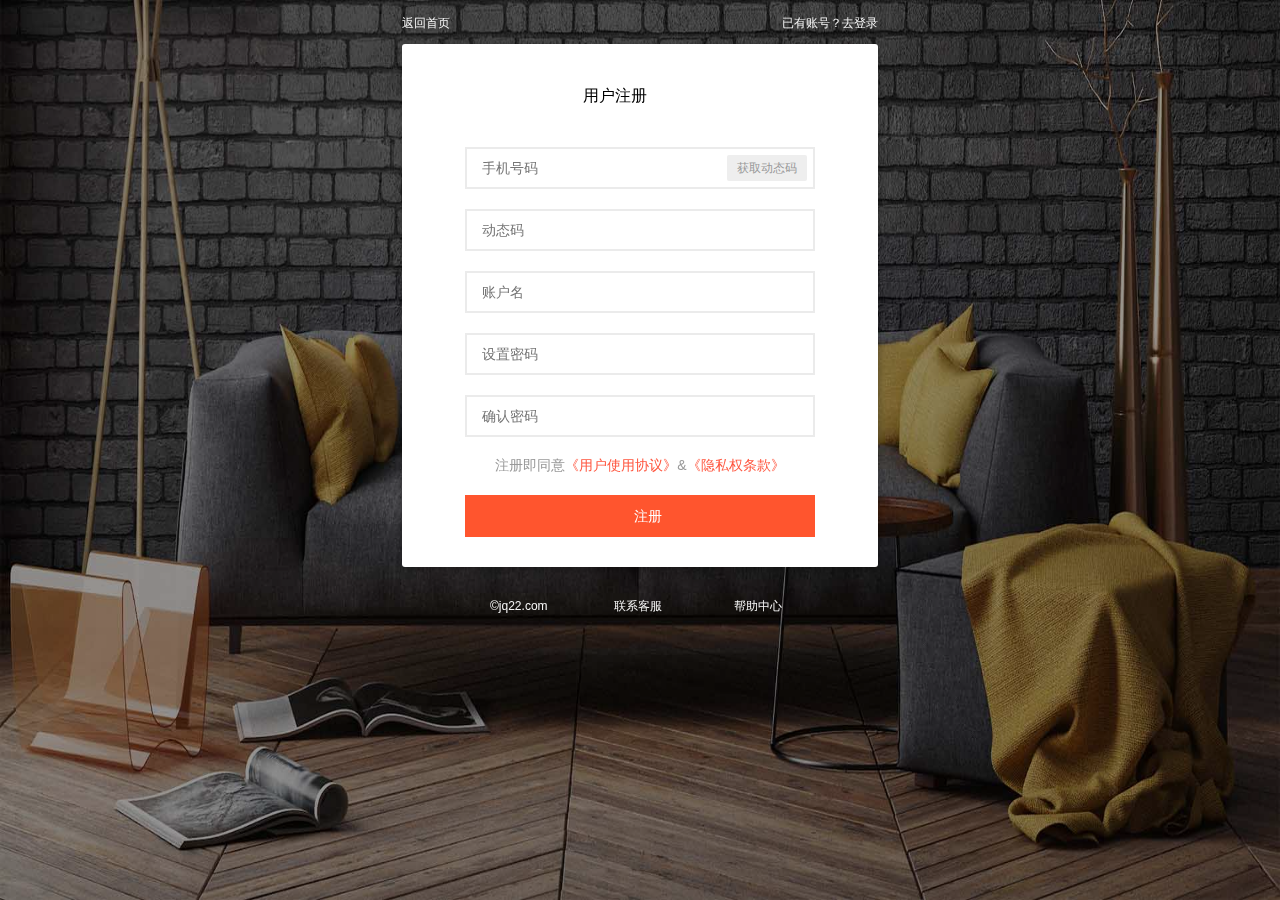
<file: html/regist.html>
<!DOCTYPE html>
<html lang="en">
<head>
	<meta charset="UTF-8">
	<title>注册</title>
	<meta content="width=device-width,initial-scale=1.0,maximum-scale=1.0,user-scalable=0" name="viewport" />
	<meta content="yes" name="apple-mobile-web-app-capable" />
	<meta content="black" name="apple-mobile-web-app-status-bar-style" />
	<meta content="telephone=no" name="format-detection" />
	<link href="../css/style.css" rel="stylesheet" type="text/css" />
	<link rel="shortcut icon" href="../images/床.png">
	<link rel="icon" href="../images/床.png">
	<script src="https://www.jq22.com/jquery/jquery-1.10.2.js"></script>
	<script type="text/javascript" src="../js/register.js"></script>
</head>
<body>


	<div class="jq22-register-popup">
		<div class="jq22-register-box">
			<div class="jq22-register-link">
				<a href="../index.html" class="fl">返回首页</a>
				<a href="login.html" class="fr">已有账号？去登录</a>
			</div>
			<div class="jq22-register-logo">
				用户注册
			</div>
			<div class="jq22-register-form" id="verifyCheck">
				<form action="">
					<div class="jq22-register-form-item">
						<input type="text" name="phone" placeholder="手机号码" class="txt01 f-r3 required" keycodes="tel" tabindex="1" data-valid="isNonEmpty||isPhone" data-error="<i class='icon-tips'></i>请输入手机号||<i class='icon-tips'></i>手机号码格式不正确" maxlength="11" id="phone">
						<label class="focus valid"><div class="msg" style="display:none"><i class='icon-tips'></i>您还未输入手机号</div></label>
						<span class="jq22-get-code btn btn-gray f-r3 f-ml5 f-size13" id="time_box" disabled style="display:none;"></span>
						<span class="jq22-get-code btn btn-gray f-r3 f-ml5 f-size13" id="verifyYz" >获取动态码</span>
					</div>
					<div class="jq22-register-form-item">
						<input type="text" placeholder="动态码" maxlength="6" id="verifyNo" class="txt02 f-r3 f-fl required" tabindex="2" data-valid="isNonEmpty||isInt" data-error="<i class='icon-tips'></i>请填写正确的手机动态码||<i class='icon-tips'></i>请填写6位手机动态码">
						<label class="focus valid"></label>
					</div>
					<div class="jq22-register-form-item">
						<input type="text" name="username" maxlength="20"  placeholder="账户名" class="txt03 f-r3 required" tabindex="3" data-valid="isNonEmpty||between:3-20||isUname" data-error="<i class='icon-tips'></i>您还没有输入账户名||<i class='icon-tips'></i>用户名长度3-20位||<i class='icon-tips'></i>只能输入字母、数字、且以中文或字母开头" id="adminNo">
						<label class="focus valid"></label>
					</div>
					<div class="jq22-register-form-item">
						<input type="password" name="password" placeholder="设置密码" id="password" maxlength="20" class="txt04 f-r3 required" tabindex="4" style="ime-mode:disabled;" onpaste="return  false" autocomplete="off" data-valid="isNonEmpty||between:6-20||level:2" data-error="<i class='icon-tips'></i>密码太短，最少6位||<i class='icon-tips'></i>密码长度6-20位||<i class='icon-tips'></i>密码太简单，有被盗风险，建议字母+数字的组合">
						<label class="focus valid"></label>
					</div>
					<div class="jq22-register-form-item">
						<input type="password" name="password" placeholder="确认密码" maxlength="20" class="txt05 f-r3 required" tabindex="5" style="ime-mode:disabled;" onpaste="return  false" autocomplete="off" data-valid="isNonEmpty||between:6-16||isRepeat:password" data-error="<i class='icon-tips'></i>密码太短，最少6位||<i class='icon-tips'></i>密码长度6-16位||<i class='icon-tips'></i>两次密码输入不一致" id="rePassword">
						<label class="focus valid"></label>
					</div>
					<div class="jq22-register-form-item">
						<div class="protocol">注册即同意<a  href="#">《用户使用协议》</a>&amp;<a href="#">《隐私权条款》</a></div>
						<input id="jq22-btn-reg" class="jq22-btn-reg" placeholder=""  readonly="readonly" value="注册" >
					</div>
				</form>
			</div>
			<div class="jq22-register-bottom">
				<a>©jq22.com</a>
				<a href="#">联系客服</a>
				<a href="#">帮助中心</a>
				<div class="clear"></div>
			</div>
		</div>
	</div>

</body>

<script type="text/javascript">
	$(function() {
		$("#jq22-btn-reg").click(function() {
			if (!verifyCheck._click()) return;
			alert('恭喜你！注册成功');
		});
	});
</script>



</html>
</file>
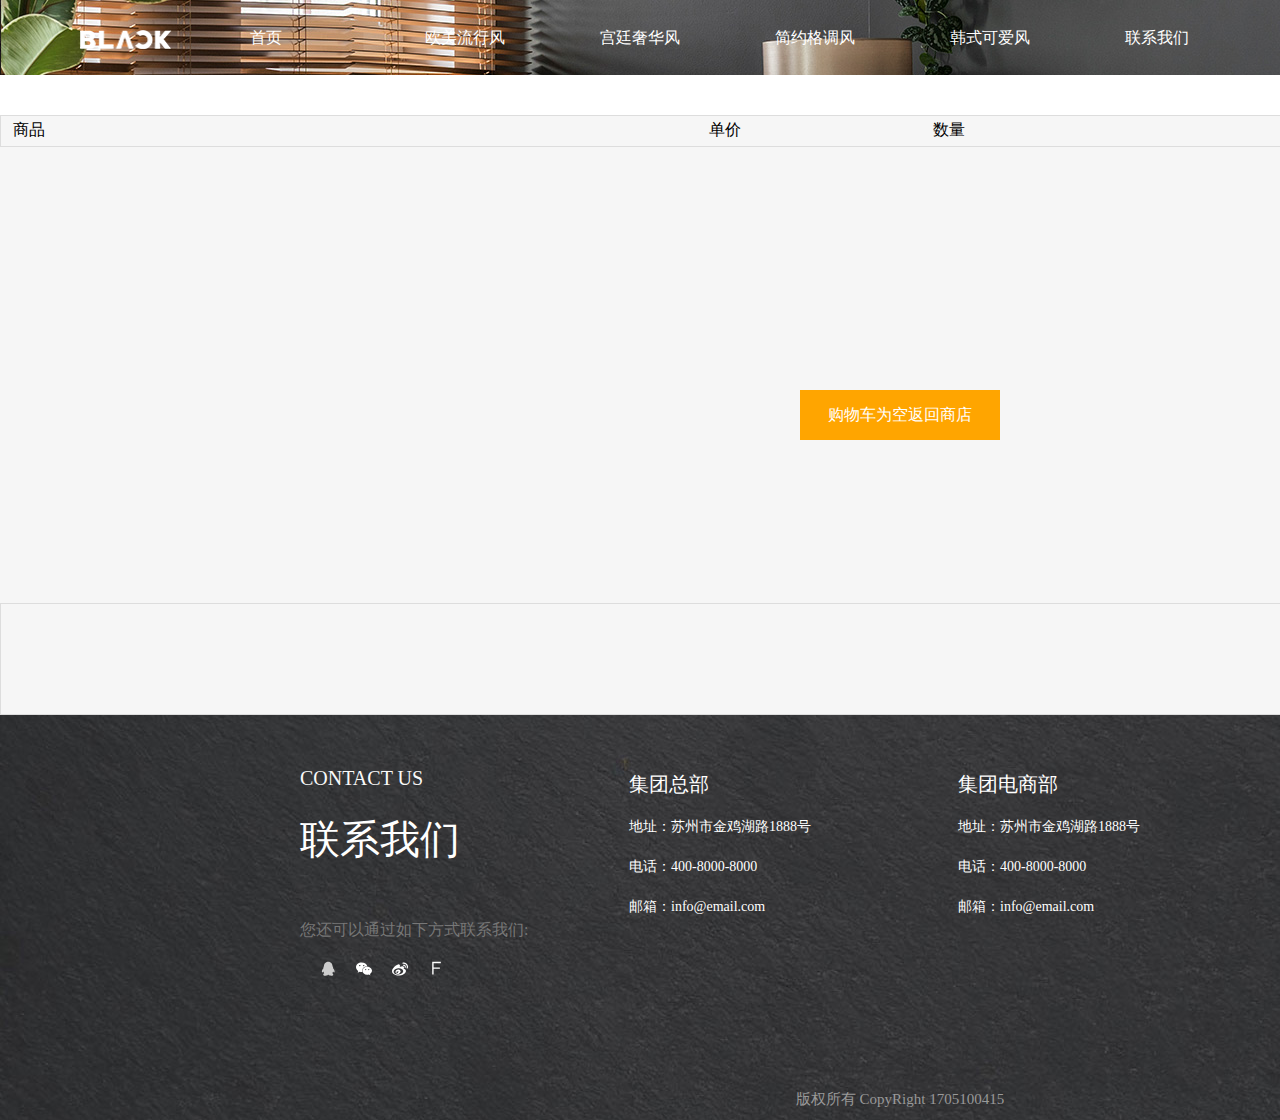
<file: html/shop.html>
<!DOCTYPE html>
<html>
	<head>
		<meta charset="utf-8">
		<title>Shop</title>
	</head>
	<link rel="stylesheet" type="text/css" href="../css/initial.css"/>
	<link rel="stylesheet" type="text/css" href="../css/shop.css"/>
	<link rel="shortcut icon" href="../images/床.png">
	<link rel="icon" href="../images/床.png">
	<body>
		<div class="box">
			
		
		<div class="nav-top">
			<ul class="nav">
				<a href="../index.html"><li><img src="../images/black.png"></li></a>
				<a href="../index.html"><li>首页</li></a>
				<a href="products.html"><li>欧美流行风</li></a>
				<a href="shops.html"><li>宫廷奢华风</li></a>
				<a href="products.html"><li>简约格调风</li></a>
				<a href="products.html"><li>韩式可爱风</li></a>
				<a href="contact.html"><li>联系我们</li></a>
			</ul>
			<ul class="nav-right">
				<a href="login.html"><li>登录</li></a>
				<a href="regist.html"><li>注册</li></a>
				<a href="shop.html"><li><img src="../images/shop.svg"></li></a>
			</ul>
		</div>
		
		<div class="banner">
			<img src="../images/contact.jpg" >
		</div>
		
		<div class="container">
		<div class="kong">
			<p class="go-shop">购物车为空返回商店</p>
		</div>
			<ul class="title">
			<li>商品</li>
			<li>单价</li>
			<li>数量</li>
			<li>合计</li>
			<li>操作</li>
			</ul>
			<ul class="goods">
				<li><img src="../images/suite5.jpg" alt="" class="goods-img"><p class="des"><span class="title1">水星家纺 全棉简约床品套件 贝里尼</span><br><span class="width">尺码:1.8米床 </span></p></li>
				<li>¥<span class="price">1488</span></li>
				<li><span class="reduce">-</span><span class="num">1</span><span class="add">+</span></li>
				<li>¥<span class="total-price">1488</span></li>
				<li class="delete">删除</li>
			</ul>
			
			<div class="jiesuan">
				<p>运费	免费送货</p>
				<p>订单总计	¥<span class="total-price">1488</span></p>
				<p class="expecial-p">前往收银台</p>
			</div>
		</div>
		
		
		<div class="footer">
			<div class="contact">
				<div class="contact-left">
					<p>CONTACT US</p>
					<p>联系我们</p>
					<p>您还可以通过如下方式联系我们:</p>
					<p><img src="../images/qq.svg" ><img src="../images/weixin.svg" ><img src="../images/weibo.svg" ><img src="../images/F.svg" ></p>
				</div>
				<div class="contact-right">
					<ul>
						<li>集团总部</li>
						<li>地址：苏州市金鸡湖路1888号</li>
						<li>电话：400-8000-8000</li>
						<li>邮箱：info@email.com</li>
					</ul>
					<ul>
						<li>集团电商部 </li>
						<li>地址：苏州市金鸡湖路1888号</li>
						<li>电话：400-8000-8000</li>
						<li>邮箱：info@email.com</li>
					</ul>
				</div>
			</div>
			
			<div class="bottom">
				<p>版权所有 CopyRight 1705100415</p>
			</div>
		</div>
		
		</div>
		<script src="../js/jquery-3.5.1.min.js" type="text/javascript" charset="utf-8"></script>
		<script type="text/javascript" src="../js/shop.js"></script>
	</body>
</html>
</file>
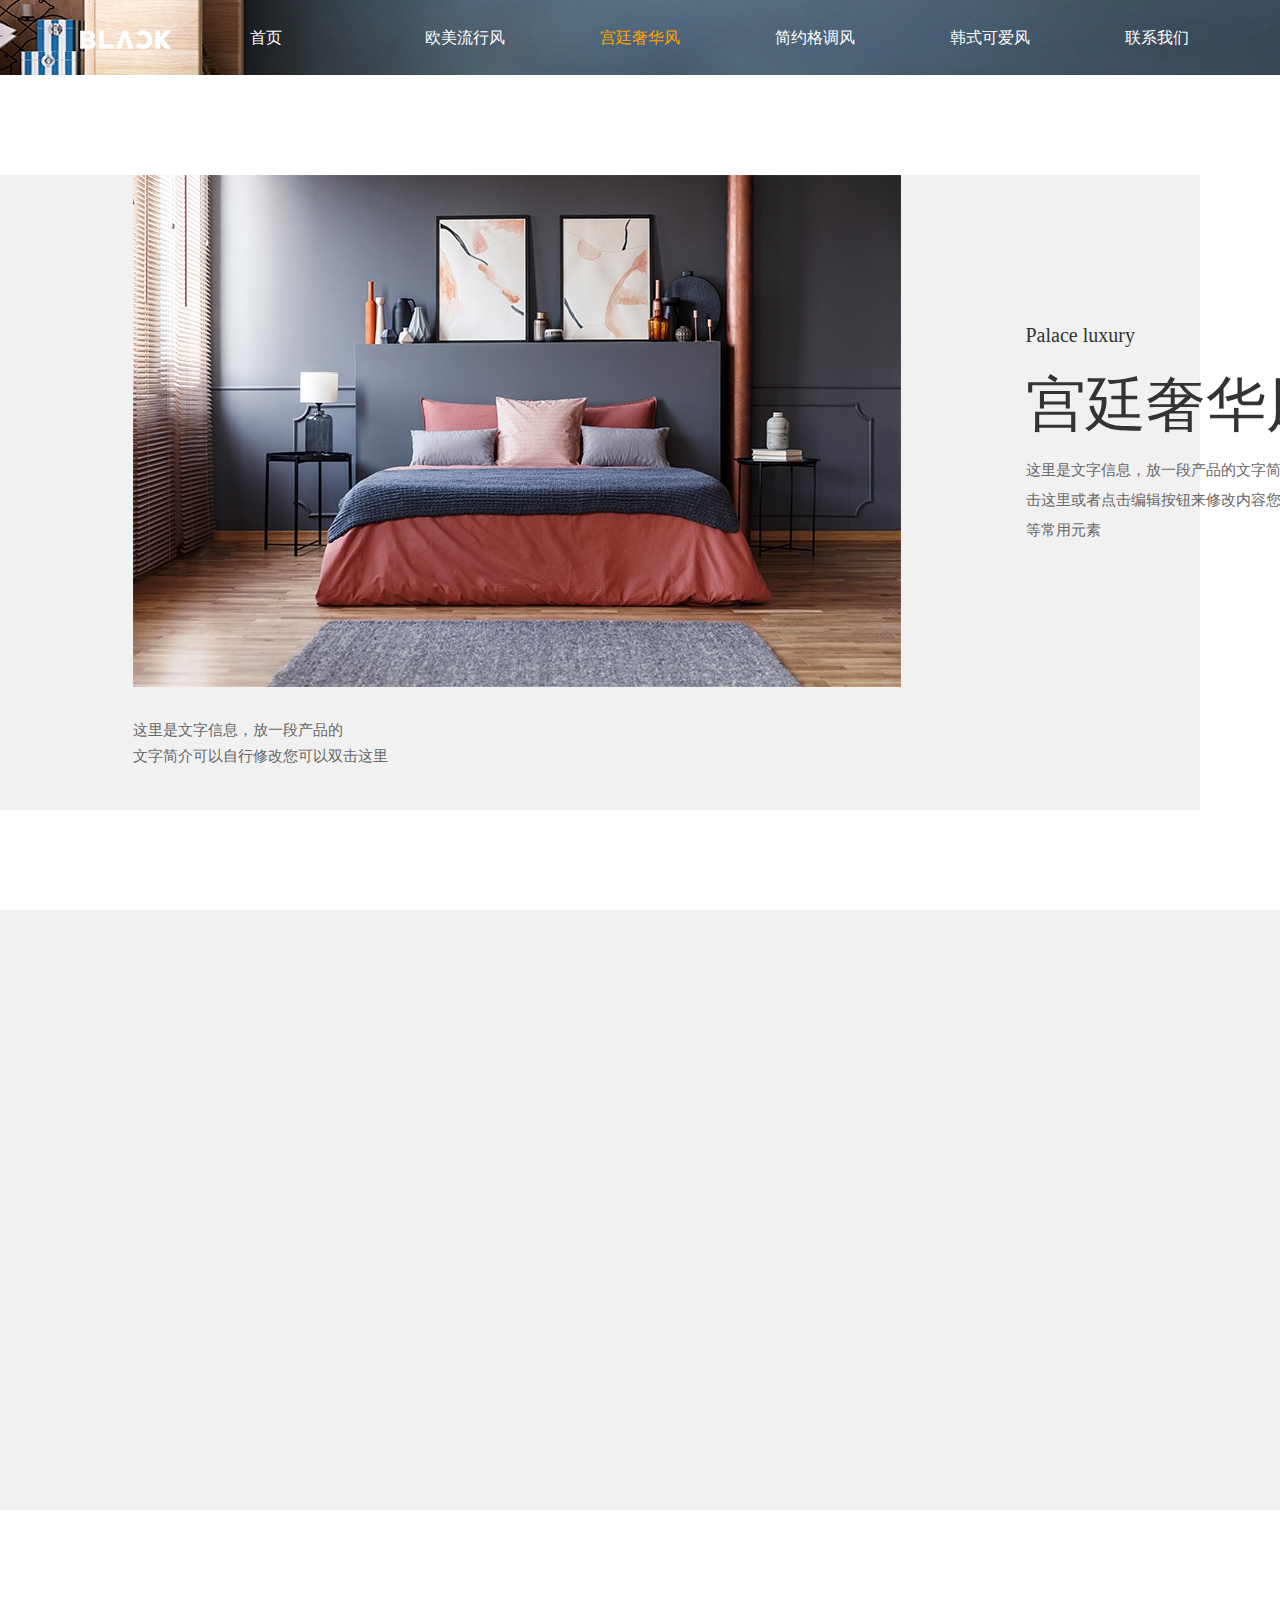
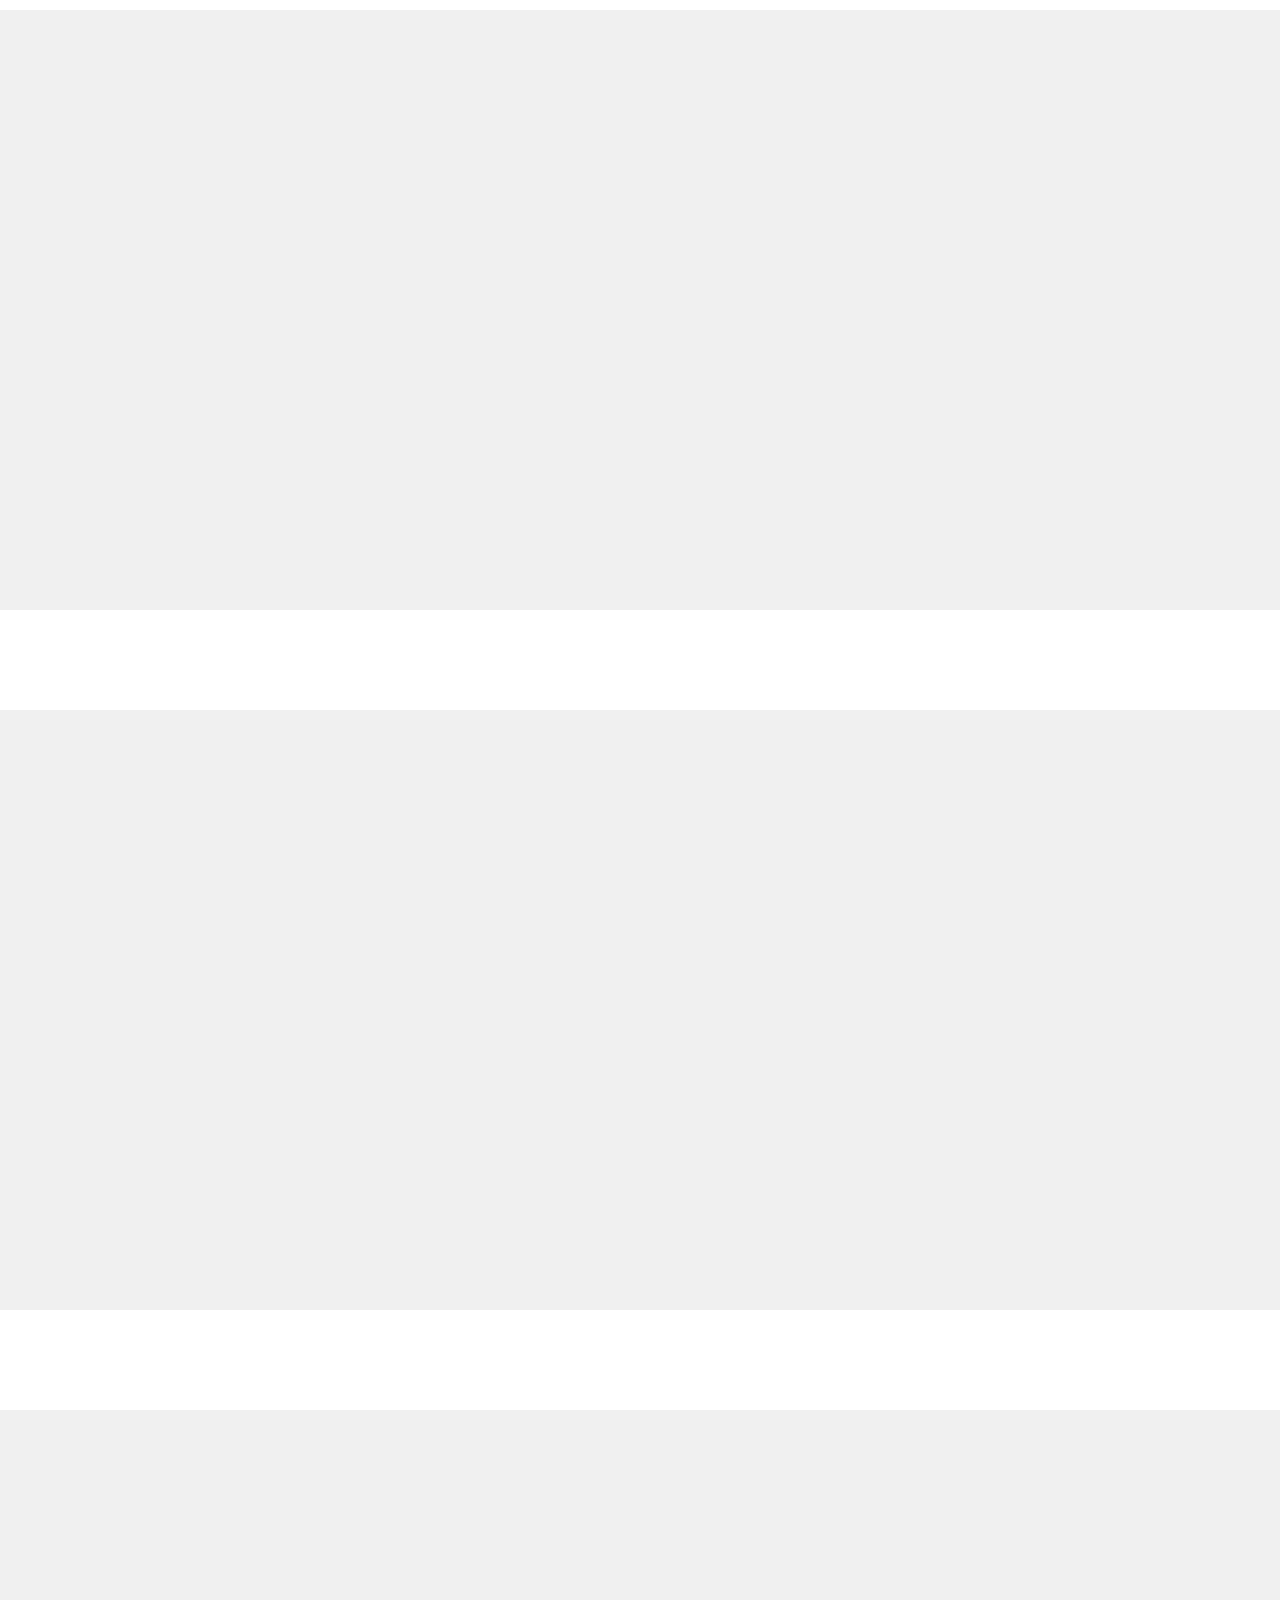
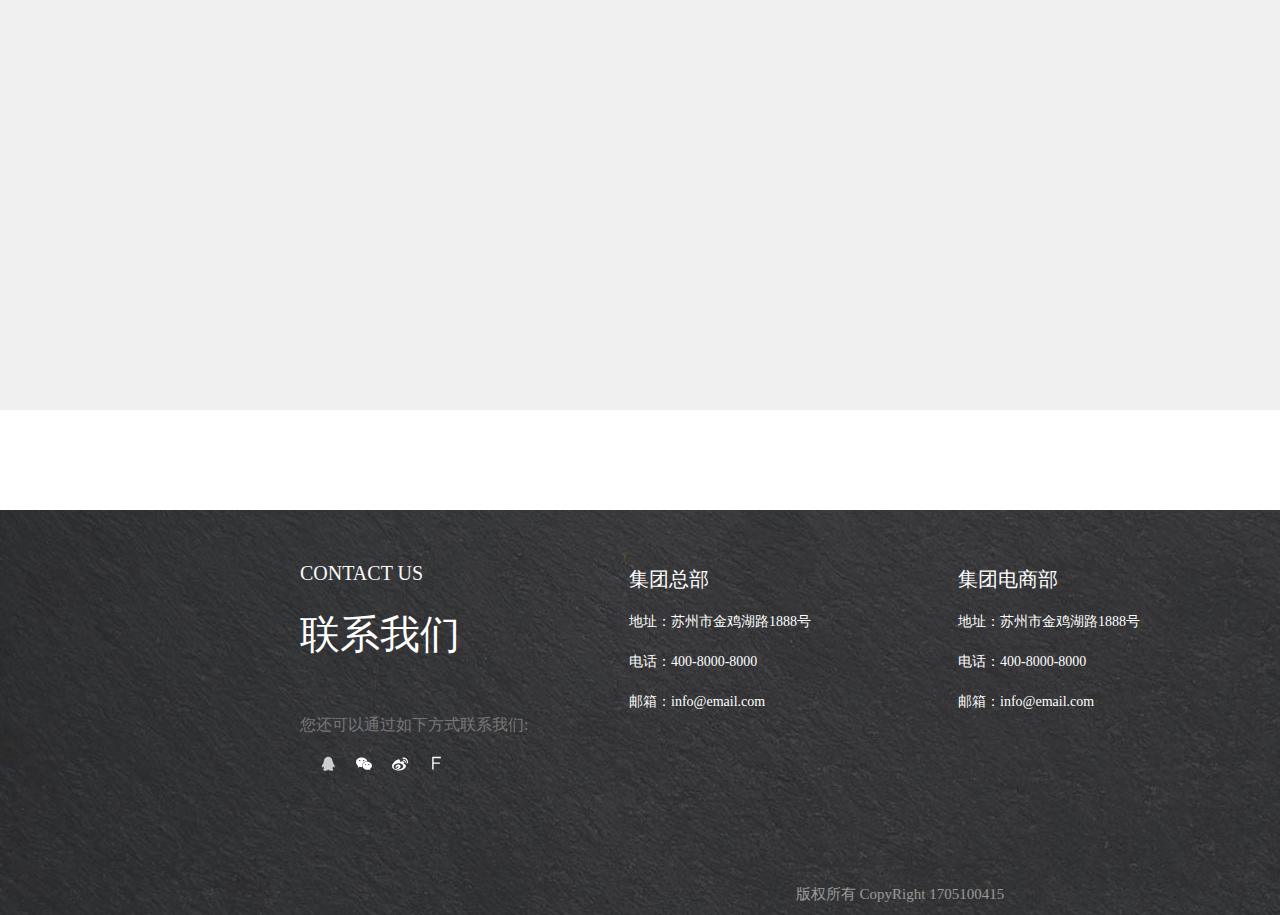
<file: html/shops.html>
<!DOCTYPE html>
<html>
	<head>
		<meta charset="utf-8">
		<title>Shops</title>
		<link rel="stylesheet" type="text/css" href="../css/shops.css"/>
		<link rel="stylesheet" type="text/css" href="../css/initial.css"/>
		<link rel="shortcut icon" href="../images/床.png">
		<link rel="icon" href="../images/床.png">
	</head>
	<body>
		<div class="box">
			<div class="nav-top">
				<ul class="nav">
					<a href="../index.html"><li><img src="../images/black.png"></li></a>
					<a href="../index.html"><li>首页</li></a>
					<a href="products.html"><li>欧美流行风</li></a>
					<a href=""><li>宫廷奢华风</li></a>
					<a href="products.html"><li>简约格调风</li></a>
					<a href="products.html"><li>韩式可爱风</li></a>
					<a href="contact.html"><li>联系我们</li></a>
				</ul>
				<ul class="nav-right">
					<a href="login.html"><li>登录</li></a>
					<a href="regist.html"><li>注册</li></a>
					<a href="shop.html"><li><img src="../images/shop.svg"></li></a>
				</ul>
			</div>
			<div class="banner"><img src="../images/products-display.jpg" ></div>
			<div class="container">
				<div class="container1" id="Euramerican">
					<div class="product">
						<div class="bg"></div>
						<div class="p-top">
							<img src="../images/product-img2.jpg" >
							<div class="p-right"><p>Palace luxury</p>
							<p>宫廷奢华风</p>
							<p>这里是文字信息，放一段产品的文字简介可以自行修改您可以双击这里或者点击编辑按钮来修改内容您还可以添加图标按钮图片等常用元素 </p></div>
						</div>
						<div class="p-bottom">
							<p>这里是文字信息，放一段产品的<br>文字简介可以自行修改您可以双击这里</p>
						</div>
					</div>
				</div>
			</div>
			<div class="body">
			<div class="container2">
				<div class="products">
					<div class="bg1">
					</div>
					<div class="products-left">
						<p class="expecial-p">查看详情</p>
						<img src="../images/products1.jpg" >
					</div>
					<div class="products-right">
						<p>博洋家纺 纯棉宫廷臻绒四件套</p>
						<p>奢华立体的宫廷花型，贵气典雅的舒适感，<br>时刻散发着典雅大气<br>
						面料：涤棉莫代尔大提花面料...</p>
						<p>¥899</p>
					</div>
				</div>
				
			</div>
			<div class="container3">
				<div class="products">
					<div class="bg1">
					</div>
					<div class="products-left">
						<p class="expecial-p">查看详情</p>
						<img src="../images/products2.jpg" >
					</div>
					<div class="products-right">
						<p>博洋家纺 纯棉宫廷臻绒四件套 罗伦</p>
						<p>奢华立体的宫廷花型，贵气典雅的舒适感，<br>时刻散发着典雅大气<br>
						面料：涤棉莫代尔大提花面料...</p>
						<p>¥1699</p>
					</div>
				</div>
			</div>
			<div class="container4">
				<div class="products">
					<div class="bg1">
					</div>
					<div class="products-left">
						<p class="expecial-p">查看详情</p>
						<img src="../images/products3.jpg" >
					</div>
					<div class="products-right">
						<p>博洋家纺 纯棉宫廷臻绒四件套 金色庄园</p>
						<p>奢华立体的宫廷花型，贵气典雅的舒适感，<br>时刻散发着典雅大气<br>
						面料：涤棉莫代尔大提花面料...</p>
						<p>¥1099</p>
					</div>
				</div>
			</div>
			<div class="container5">
				<div class="products">
					<div class="bg1">
					</div>
					<div class="products-left">
						<p class="expecial-p">查看详情</p>
						<img src="../images/products4.jpg" >
					</div>
					<div class="products-right">
						<p>宫廷轻奢高精密60支长绒棉绣花纯棉四件套</p>
						<p>奢华立体的宫廷花型，贵气典雅的舒适感，<br>时刻散发着典雅大气<br>
						面料：涤棉莫代尔大提花面料...</p>
						<p>¥1059</p>
					</div>
				</div>
			</div>
		</div>
		<div class="footer">
			<div class="contact">
				<div class="contact-left">
					<p>CONTACT US</p>
					<p>联系我们</p>
					<p>您还可以通过如下方式联系我们:</p>
					<p><img src="../images/qq.svg" ><img src="../images/weixin.svg" ><img src="../images/weibo.svg" ><img src="../images/F.svg" ></p>
				</div>
				<div class="contact-right">
					<ul>
						<li>集团总部</li>
						<li>地址：苏州市金鸡湖路1888号</li>
						<li>电话：400-8000-8000</li>
						<li>邮箱：info@email.com</li>
					</ul>
					<ul>
						<li>集团电商部 </li>
						<li>地址：苏州市金鸡湖路1888号</li>
						<li>电话：400-8000-8000</li>
						<li>邮箱：info@email.com</li>
					</ul>
				</div>
			</div>
			<div class="fixed-nav">
				<ul>
					<li><img src="../images/phone.svg">1234567890</li>
					<li><img src="../images/qq.svg">1234567890</li>
					<li><img src="../images/185078%20-%20email%20mail%20streamline.svg">1234567890@qq.com</li>
				</ul>
				<div class="up"><img src="../images/up.svg"></div>
			</div>
			<div class="bottom">
				<p>版权所有 CopyRight 1705100415</p>
			</div>
		</div>
		</div>
		<script src="../js/jquery-3.5.1.min.js" type="text/javascript" charset="utf-8"></script>
		<script type="text/javascript" src="../js/shops.js"></script>
	</body>
</html>
</file>
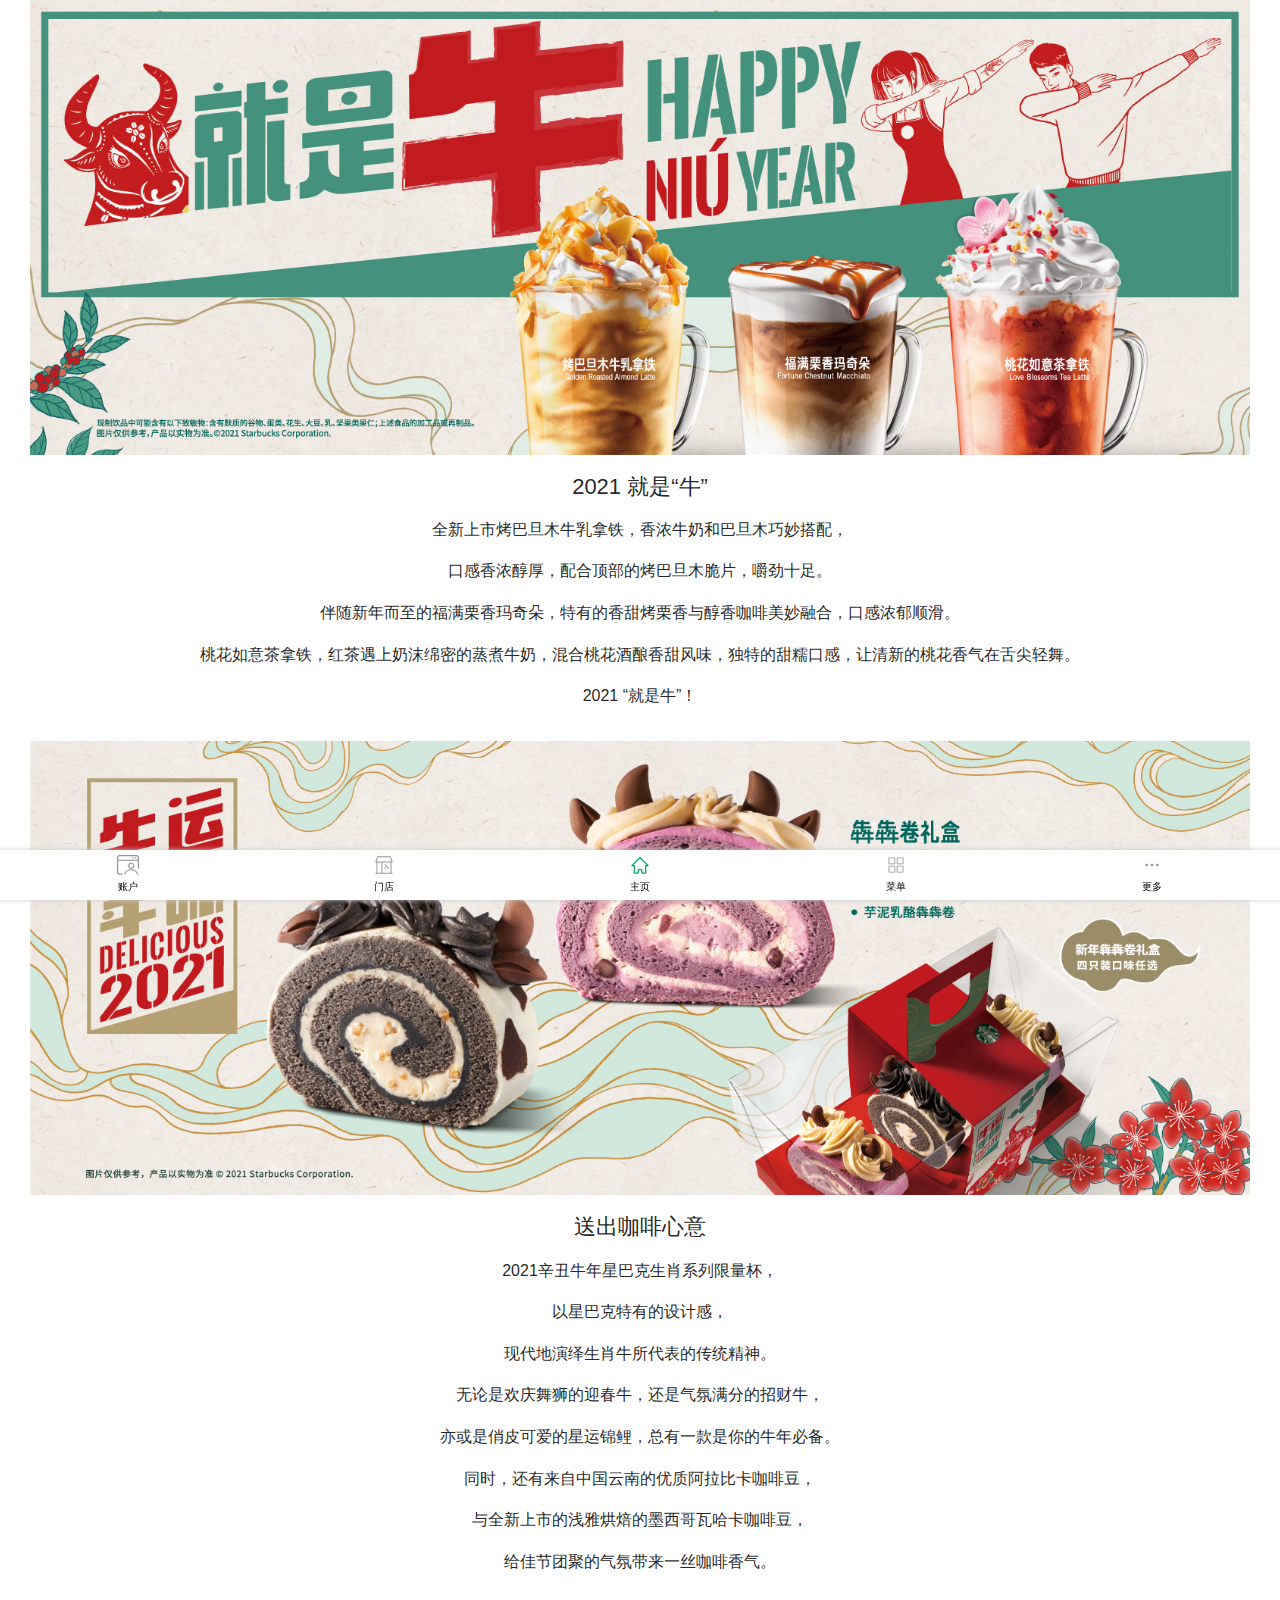
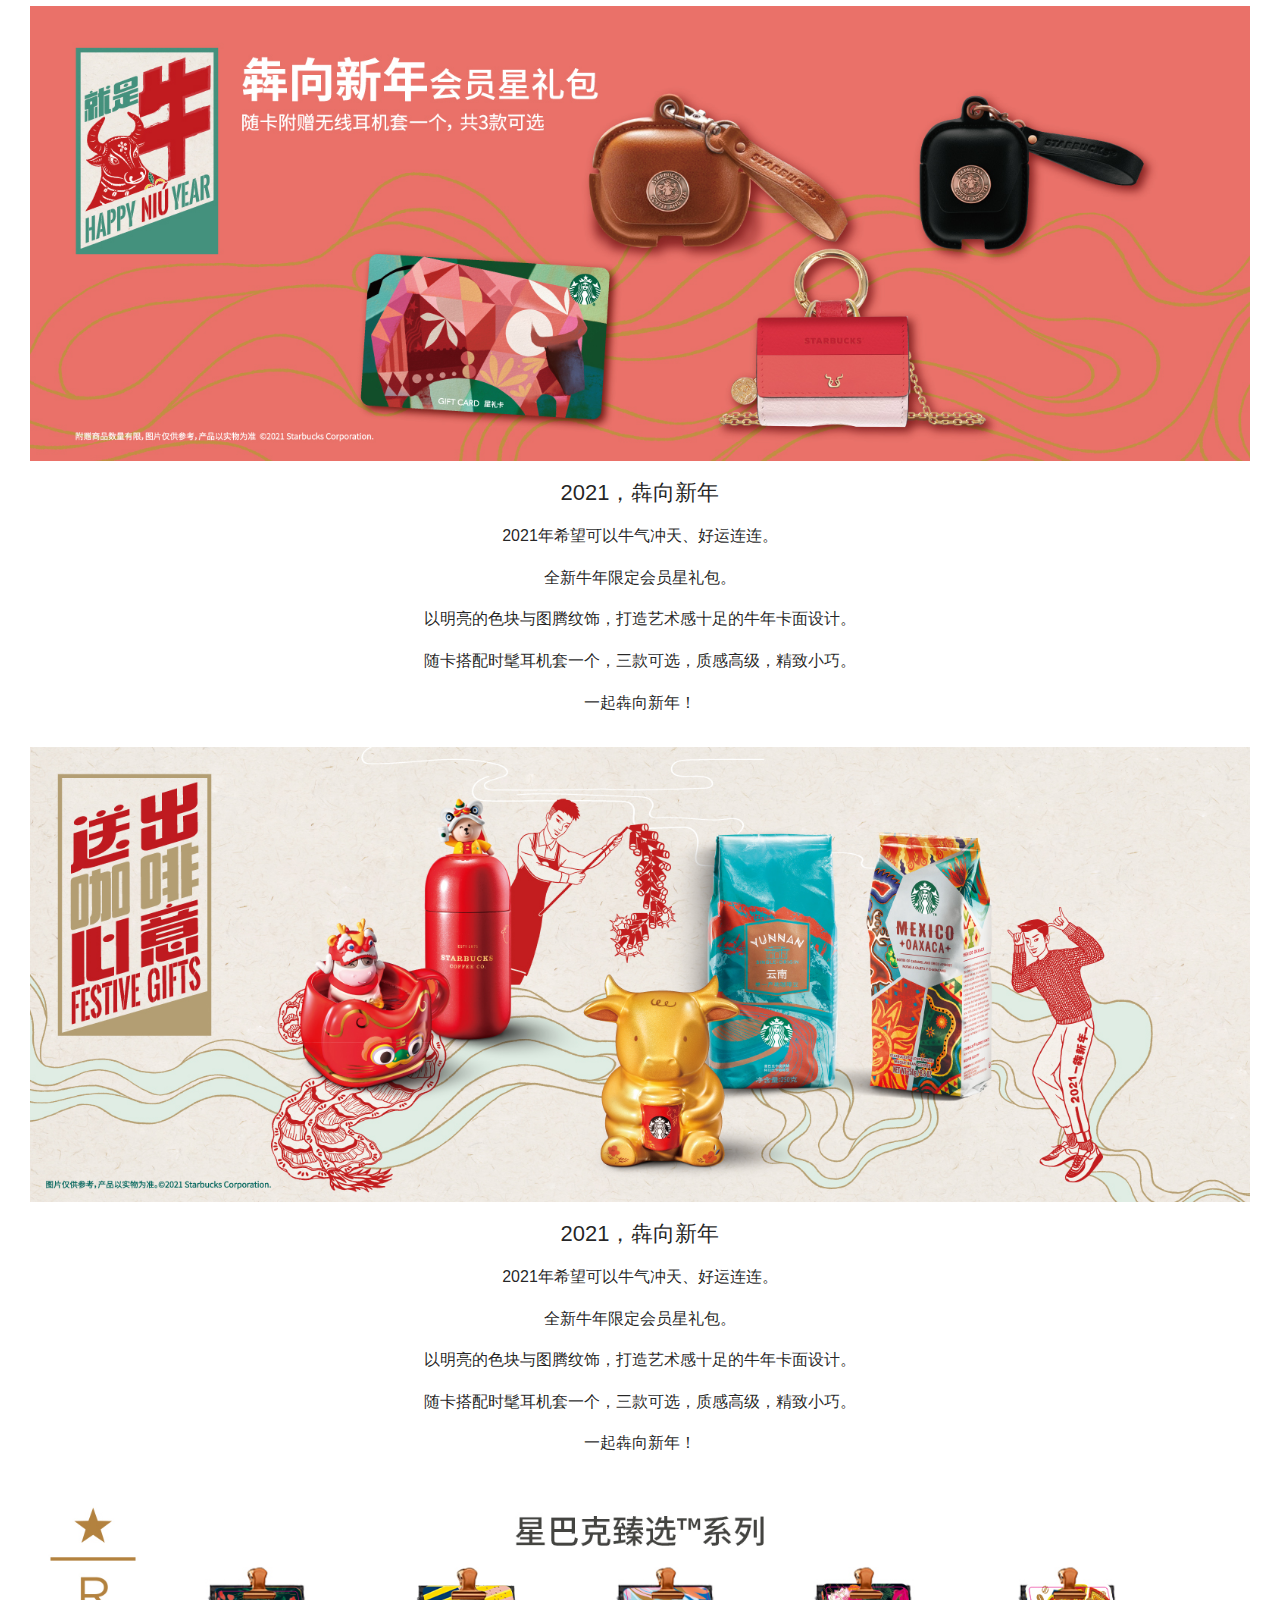
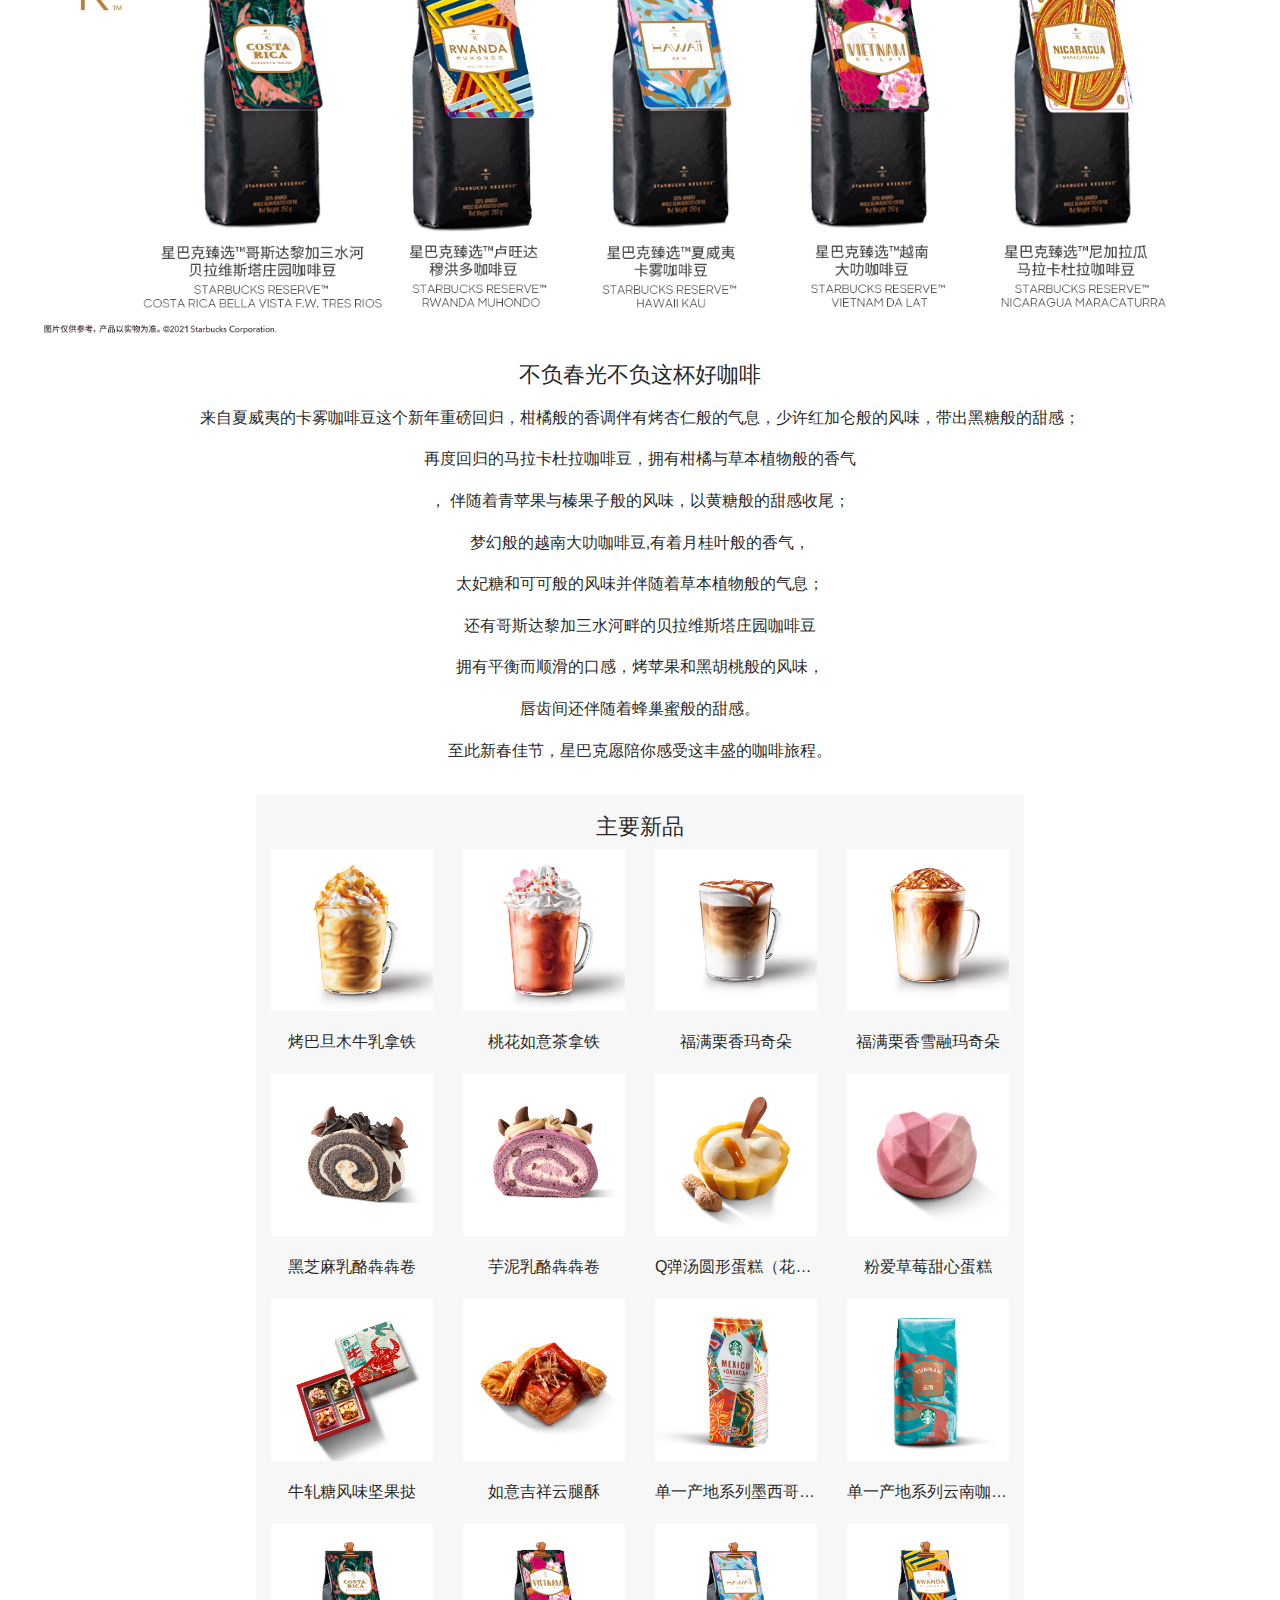
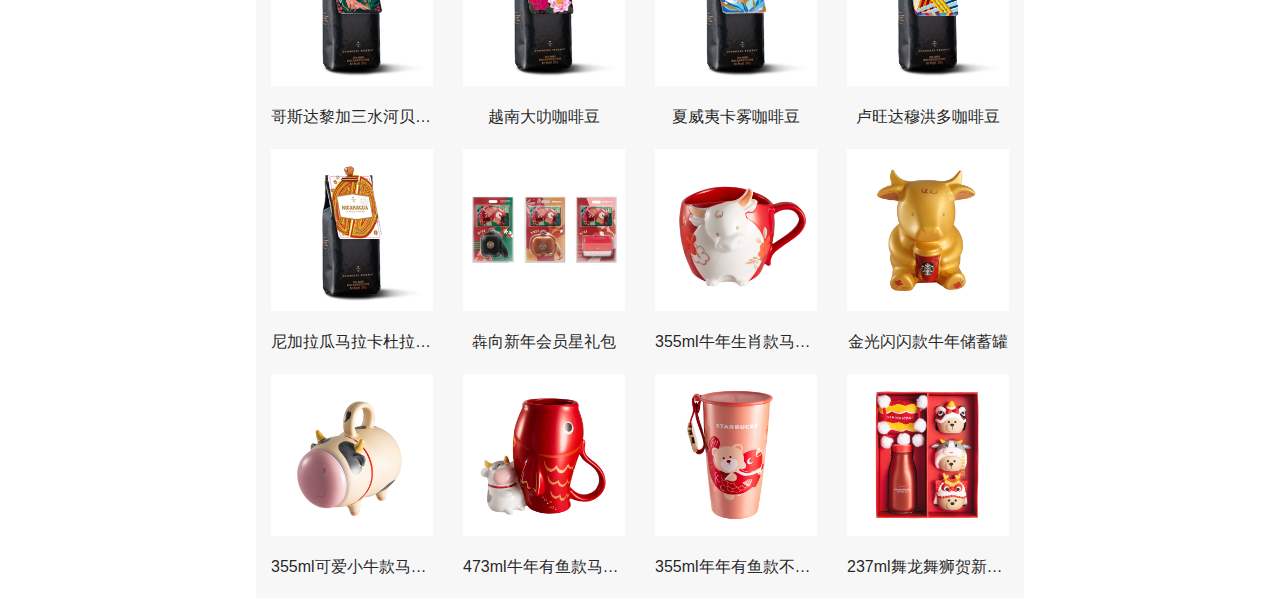
<file: bootstrap/html/menu.html>
<!DOCTYPE html>
<html>
	<head>
		<meta charset="utf-8">
		<meta name="viewport" content="width=device-width, initial-scale=1.0">
		<title></title>
		<link rel="stylesheet" type="text/css" href="../bootstrap/css/bootstrap.min.css"/>
		<link rel="stylesheet" type="text/css" href="../css/menu.css"/>
		<link rel="shortcut icon" href="../images/27100802_095802518658_2.png"/>
		<link rel="icon" href="../images/27100802_095802518658_2.png"/>
	</head>
	<body>
		<div class="container-fluid row max-container">
			<div class="col-lg-12 col-md-12 col-sm-12 col-xs-12 header">
				<img src="../images/1.jpg" >
				<h2>2021 就是“牛”</h2>
				<p>全新上市烤巴旦木牛乳拿铁，香浓牛奶和巴旦木巧妙搭配，<br>
				口感香浓醇厚，配合顶部的烤巴旦木脆片，嚼劲十足。<br>
				伴随新年而至的福满栗香玛奇朵，特有的香甜烤栗香与醇香咖啡美妙融合，口感浓郁顺滑。<br>
				桃花如意茶拿铁，红茶遇上奶沫绵密的蒸煮牛奶，混合桃花酒酿香甜风味，独特的甜糯口感，让清新的桃花香气在舌尖轻舞。<br>
				2021 “就是牛”！</p>
			</div>
			<div class="col-lg-12 col-md-12 col-sm-12 col-xs-12 header">
				<img src="../images/2.jpg" >
				<h2>送出咖啡心意</h2>
				<p>
2021辛丑牛年星巴克生肖系列限量杯，<br>
以星巴克特有的设计感，<br>
现代地演绎生肖牛所代表的传统精神。<br>
无论是欢庆舞狮的迎春牛，还是气氛满分的招财牛，<br>
亦或是俏皮可爱的星运锦鲤，总有一款是你的牛年必备。<br>
同时，还有来自中国云南的优质阿拉比卡咖啡豆，<br>
与全新上市的浅雅烘焙的墨西哥瓦哈卡咖啡豆，<br>
给佳节团聚的气氛带来一丝咖啡香气。</p>
			</div>
			<div class="col-lg-12 col-md-12 col-sm-12 col-xs-12 header">
				<img src="../images/3.jpg" >
				<h2>2021，犇向新年</h2>
				<p>2021年希望可以牛气冲天、好运连连。<br>
				全新牛年限定会员星礼包。<br>
				以明亮的色块与图腾纹饰，打造艺术感十足的牛年卡面设计。<br>
				随卡搭配时髦耳机套一个，三款可选，质感高级，精致小巧。<br>
				一起犇向新年！</p>
			</div>
			<div class="col-lg-12 col-md-12 col-sm-12 col-xs-12 header">
				<img src="../images/4.jpg" >
				<h2>2021，犇向新年</h2>
				<p>2021年希望可以牛气冲天、好运连连。<br>
				全新牛年限定会员星礼包。<br>
				以明亮的色块与图腾纹饰，打造艺术感十足的牛年卡面设计。<br>
				随卡搭配时髦耳机套一个，三款可选，质感高级，精致小巧。<br>
				一起犇向新年！
			</div>
			<div class="col-lg-12 col-md-12 col-sm-12 col-xs-12 header">
				<img src="../images/5.jpg" >
				<h2>不负春光不负这杯好咖啡</h2>
				<p>
来自夏威夷的卡雾咖啡豆这个新年重磅回归，柑橘般的香调伴有烤杏仁般的气息，少许红加仑般的风味，带出黑糖般的甜感；<br>
再度回归的马拉卡杜拉咖啡豆，拥有柑橘与草本植物般的香气<br>， 
伴随着青苹果与榛果子般的风味，以黄糖般的甜感收尾；<br>
梦幻般的越南大叻咖啡豆,有着月桂叶般的香气，<br>
太妃糖和可可般的风味并伴随着草本植物般的气息；<br>
还有哥斯达黎加三水河畔的贝拉维斯塔庄园咖啡豆<br>
拥有平衡而顺滑的口感，烤苹果和黑胡桃般的风味，<br>
唇齿间还伴随着蜂巢蜜般的甜感。<br>
至此新春佳节，星巴克愿陪你感受这丰盛的咖啡旅程。</p>
			</div>
			<div class="clearfix"></div>
			<ul class="row goods">
				<h2>主要新品</h2>
				<li class="col-lg-3 col-md-4 col-sm-6 col-xs-6"><img src="../images/1-1.jpg" ><p>烤巴旦木牛乳拿铁</p></li>
				<li class="col-lg-3 col-md-4 col-sm-6 col-xs-6"><img src="../images/2-1.jpg" ><p>桃花如意茶拿铁</p></li>
				<li class="col-lg-3 col-md-4 col-sm-6 col-xs-6"><img src="../images/3-1.jpg" ><p>福满栗香玛奇朵</p></li>
				<li class="col-lg-3 col-md-4 col-sm-6 col-xs-6"><img src="../images/4-1.jpg" ><p>福满栗香雪融玛奇朵</p></li>
				<li class="col-lg-3 col-md-4 col-sm-6 col-xs-6"><img src="../images/5-1.jpg" ><p>黑芝麻乳酪犇犇卷</p></li>
				<li class="col-lg-3 col-md-4 col-sm-6 col-xs-6"><img src="../images/6.jpg" ><p>芋泥乳酪犇犇卷</p></li>
				<li class="col-lg-3 col-md-4 col-sm-6 col-xs-6"><img src="../images/7.jpg" ><p>Q弹汤圆形蛋糕（花生奶黄味）</p></li>
				<li class="col-lg-3 col-md-4 col-sm-6 col-xs-6"><img src="../images/8.jpg" ><p>粉爱草莓甜心蛋糕</p></li>
				<li class="col-lg-3 col-md-4 col-sm-6 col-xs-6"><img src="../images/9.jpg" ><p>牛轧糖风味坚果挞</p></li>
				<li class="col-lg-3 col-md-4 col-sm-6 col-xs-6"><img src="../images/10.jpg" ><p>如意吉祥云腿酥</p></li>
				<li class="col-lg-3 col-md-4 col-sm-6 col-xs-6"><img src="../images/11.jpg" ><p>单一产地系列墨西哥瓦哈卡咖啡豆</p></li>
				<li class="col-lg-3 col-md-4 col-sm-6 col-xs-6"><img src="../images/12.jpg" ><p>单一产地系列云南咖啡豆</p></li>
				<li class="col-lg-3 col-md-4 col-sm-6 col-xs-6"><img src="../images/13.jpg" ><p>哥斯达黎加三水河贝拉维斯塔庄园咖啡豆</p></li>
				<li class="col-lg-3 col-md-4 col-sm-6 col-xs-6"><img src="../images/14.jpg" ><p>越南大叻咖啡豆</p></li>
				<li class="col-lg-3 col-md-4 col-sm-6 col-xs-6"><img src="../images/15.jpg" ><p>夏威夷卡雾咖啡豆</p></li>
				<li class="col-lg-3 col-md-4 col-sm-6 col-xs-6"><img src="../images/16.jpg" ><p>卢旺达穆洪多咖啡豆</p></li>
				<li class="col-lg-3 col-md-4 col-sm-6 col-xs-6"><img src="../images/17.jpg" ><p>尼加拉瓜马拉卡杜拉咖啡豆</p></li>
				<li class="col-lg-3 col-md-4 col-sm-6 col-xs-6"><img src="../images/18.jpg" ><p>犇向新年会员星礼包</p></li>
				<li class="col-lg-3 col-md-4 col-sm-6 col-xs-6"><img src="../images/19.jpg" ><p>355ml牛年生肖款马克杯</p></li>
				<li class="col-lg-3 col-md-4 col-sm-6 col-xs-6"><img src="../images/20.jpg" ><p>金光闪闪款牛年储蓄罐</p></li>
				<li class="col-lg-3 col-md-4 col-sm-6 col-xs-6"><img src="../images/21.jpg" ><p>355ml可爱小牛款马克杯</p></li>
				<li class="col-lg-3 col-md-4 col-sm-6 col-xs-6"><img src="../images/22.jpg" ><p>473ml牛年有鱼款马克杯</p></li>
				<li class="col-lg-3 col-md-4 col-sm-6 col-xs-6"><img src="../images/23.jpg" ><p>355ml年年有鱼款不锈钢随行杯</p></li>
				<li class="col-lg-3 col-md-4 col-sm-6 col-xs-6"><img src="../images/24.jpg" ><p>237ml舞龙舞狮贺新年款保温杯礼盒</p></li>
			</ul>
			<div class="footer">
				<ul>
					<li><a href="../index.html"><img src="../images/zhanghu.svg" ><p>账户</p></a></li>
					<li><a href="../index.html"><img src="../images/mendian.svg" ><p>门店</p></a></li>
					<li><a href="../index.html"><img src="../images/home.svg" alt=""><p>主页</p></a></li>
					<li><a href="../index.html"><img src="../images/caidan.svg" ><p>菜单</p></a></li>
					<li><a href="../index.html"><img src="../images/more.svg" ><p>更多</p></a></li>
				</ul>
			</div>
		</div>
		
	<script src="../js/jquery-3.5.1.min.js" type="text/javascript" charset="utf-8"></script>
	<script src="../bootstrap/js/bootstrap.min.js" type="text/javascript" charset="utf-8"></script>
	</body>
</html>
</file>
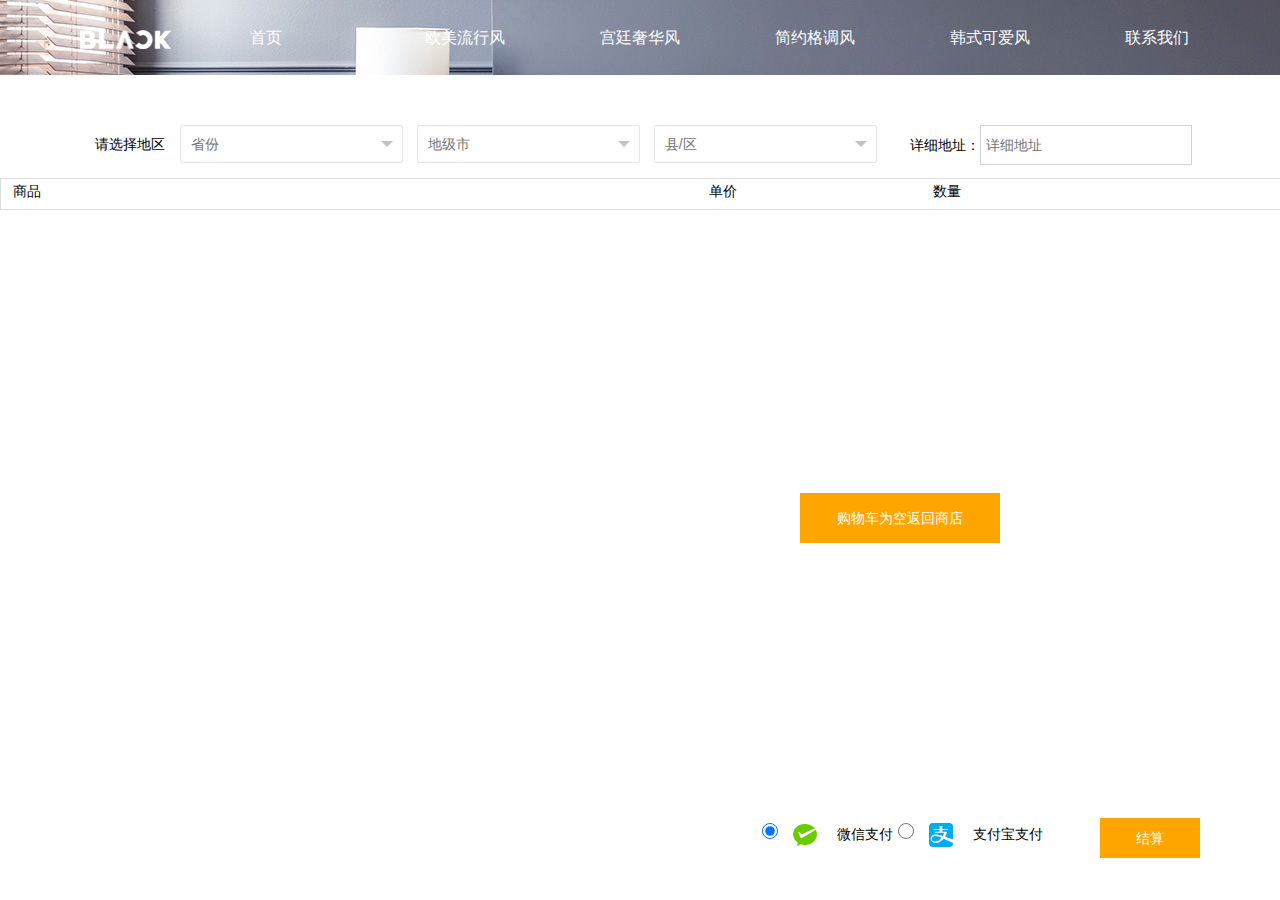
<file: chajian/layuisjld/addres.html>
<!doctype html>
<html>
<head>
<meta charset="utf-8">
<title>Addres</title>
<link href="layui/css/layui.css" rel="stylesheet" />
<link rel="shortcut icon" href="../../images/床.png">
<link rel="icon" href="../../images/床.png">
<script src="layui/layui.js" type="text/javascript"></script>
<script src="js/jquery.min.js" type="text/javascript"></script>
</head>
<body>
	<div class="box">
	<div class="nav-top">
			<ul class="nav">
				<a href="../../index.html"><li><img src="../../images/black.png"></li></a>
				<a href="../../index.html"><li>首页</li></a>
				<a href="../../html/product.html"><li>欧美流行风</li></a>
				<a href="../../html/products.html"><li>宫廷奢华风</li></a>
				<a href="../../html/products.html"><li>简约格调风</li></a>
				<a href="../../html/products.html"><li>韩式可爱风</li></a>
				<a href="../../html/contact.html"><li>联系我们</li></a>
			</ul>
			<ul class="nav-right">
				<a href="../../html/login.html"><li>登录</li></a>
				<a href="../../html/regist.html"><li>注册</li></a>
				<a href="../../html/shop.html"><li><img src="../../images/shop.svg"></li></a>
			</ul>
		</div>
		<div class="banner">
			<img src="../../images/products-display1.jpg" >
		</div>
<div class="layui-main">
	<form class="layui-form" action="javascript:jg()" method="post" style="margin:50px auto">
		<div class="layui-form-item">
			<label class="layui-form-label">请选择地区</label>
				<div class="layui-inline">
					<select name="province" id="province" lay-verify="required" lay-search lay-filter="province">
						<option value="">省份</option>
					</select>
				</div>
				<div class="layui-inline">
					<select name="city" id="city" lay-verify="required" lay-search lay-filter="city">
						<option value="">地级市</option>
					</select>
				</div>
				<div class="layui-inline">
					<select name="district" id="district" lay-verify="required" lay-search>
						<option value="">县/区</option>
					</select>
				</div>
				<div class="address">
					<span class="addspan">详细地址：</span><input type="text" name="" id="" value="" placeholder="详细地址"/>
				</div>
		</div>
	</form>
</div>
<div class="shop">
	<div class="kong">
		<p>购物车为空返回商店</p>
	</div>
	<ul class="title">
	<li>商品</li>
	<li>单价</li>
	<li>数量</li>
	<li>合计</li>
	<li>操作</li>
	</ul>
<ul class="goods">
			<li><img src="" alt="" class="goods-img"><p class="des"><span class="title1">水星家纺 全棉简约床品套件 贝里尼</span><br><span class="width">尺码:1.8米床 </span></p></li>
			<li>¥<span class="price">1488</span></li>
			<li><span class="reduce">-</span><span class="num">1</span><span class="add">+</span></li>
			<li>¥<span class="total-price">1488</span></li>
			<li class="delete">删除</li>
		</ul>
		<div class="weixin">
			<input type="radio" name="pay" id="" value="" checked="checked"/><img src="../../images/weixibpay.svg" class="payimg">微信支付<input type="radio" name="pay" id="" value="" /><img src="../../images/支付宝支付.svg" class="payimg">支付宝支付
		<p class="p-expecial">结算</p>
		</div>
		
</div>
</div>
<script src="js/area.js" type="text/javascript"></script>
<script src="js/select.js" type="text/javascript"></script>
<script type="text/javascript">
$(function(){
				$('.reduce').click(function(){
					var num = window.sessionStorage.getItem('num');
					num--;
					if(num<1){num=1}
					$('.num').html(num);
					window.sessionStorage.setItem('num',num);
					$('.total-price').html(window.sessionStorage.getItem('price')*num);
				})
				$('.add').click(function(){
					var num = window.sessionStorage.getItem('num');
					num++;
					$('.num').html(num);
					window.sessionStorage.setItem('num',num);
					$('.total-price').html(window.sessionStorage.getItem('price')*num);
				})
				$('.delete').click(function(){
					$('.kong').css('display','block');
					window.sessionStorage.clear();
					$('.goods').detach();
					$('.total-price').html('');
					
				})

				if(window.sessionStorage.getItem('src')==null||window.sessionStorage.getItem('src')=='undefined'){
					$('.goods').detach();
					$('.total-price').html('');
					$('.kong').css('display','block');
				}else{
					$('.kong').css('dispaly','none');
					$('.title1').html(window.sessionStorage.getItem('title'));
					$('.num').html(window.sessionStorage.getItem('num'));
					$('.price').html(window.sessionStorage.getItem('price'));
					$('.total-price').html(window.sessionStorage.getItem('price')*window.sessionStorage.getItem('num'));
					$('.goods-img').attr('src','../'+window.sessionStorage.getItem('src'));
				}
				$('.kong>p').click(function(){
					window.location.href = '../../html/shops.html'
				})
			})
</script>

</body>
</html>
</file>
<file: css/initial.css>
*{margin: 0;padding: 0;}a{text-decoration: none;}li{list-style: none;}
</file>
<file: css/index.css>
body{overflow-x: hidden;min-width: 1700px;}
.banner{height: 924px;width: 1700px;padding: 0 calc((100% - 1700px) / 2);position: relative;overflow: hidden;margin: 45px 0;}
.banner-img{height: 924px;width: 1700px;padding: 0 calc((100% - 1700px) / 2);position: relative;overflow: hidden;}
img.swiper{width: 1700px;opacity:0; height: auto;position: absolute;top: 0;left:0;}
img.swiper:nth-child(1){opacity: 1;}
.nav-top{z-index: 100; height: 75px;width: 1700px;padding: 0 calc((100% - 1700px) / 2); background: transparent;position: absolute;top: 200px;left: 0;}
.nav{height: 100%;width: 100%;}
.nav>a:nth-child(2)>li{color: orange;}
.nav>a>li{cursor: pointer; height: 75px;line-height: 79px;width: auto;float: left;color: white;font-size: 16px;font-weight: 200;}
.nav>a>li:nth-child(1){height: 100%;line-height: 75px;width: 100px;margin-left: 75px;}
.nav>a>li>img{vertical-align: middle;height: 50px;width: 100px;}
.nav-right{z-index: 1; width: 130px;height: 75px;position: absolute;top: 0;left: 1600px;}
.nav-right>a>li{color: white; float: left;height: 75px;width: auto;margin-left: 10px;line-height: 79px;}
.nav-right>a>li>img{height: 30px;vertical-align: middle;}
.nav-right>a:nth-last-child(1)>li{line-height: 75px;}
.cirs{height: 10px;width: 90px;position: absolute;bottom: 20px;left: calc(50% - 45px);}
.cirs>li{cursor: pointer; height: 10px;width: 10px;border-radius: 50%;background: #000;float: left;margin-left: 20px;}
.cirs>li:nth-child(1){background: white;margin-left: 0;box-shadow: 0 0 15px #000;}
.main{width: 100%;height: auto;}
.container,.container1{width: 1280px;height: 550px;margin: 0 auto;padding: 60px 0;position: relative;}
.bg{z-index: 0; height: 550px;width: 1050px;background: #f1f1f1;position: absolute;top: 60px;left: 0;}
.content,.content1{z-index: 10;width: 100%;height: 510px;position: relative;}
.content-left{position: absolute;top: 0;left: 40px;height: 512px;width: 0;overflow: hidden;}
.content-left>img{height: 512px;width: 768px;display: block;}
.content-right{height: 367px;width: 0; position: absolute;top: 0;right: 40px; background: transparent;padding: 90px 0;overflow: hidden;}
.content-right>p:nth-child(1){height: 25px;width: 240px;font-size: 20px;color: #333;font-weight: 400; font-family: Ubuntu;}
.content-right>p:nth-child(2){height: 90px;width: 240px;font-size: 60px;font-weight: 400;}
.content-right>p:nth-child(3){height: 90px;width: 367px;font-size: 14px;font-weight: 400;font-family: 微軟正黑體;line-height: 30px;}
.content-right>p:nth-child(4){cursor: pointer; height: 20px;width: 90px;padding: 14px 20px;background: orange;text-align: center;margin-top: 40px;color: white;}
.bg1{z-index: 0; height: 550px;width: 1050px;background: #f1f1f1;position: absolute;top: 57px;right: 0;}
.content-left1{position: absolute;bottom: 0;right: 40px;height: 0;width: 768px;overflow: hidden;}
.content-left1>img{height: 512px;width: 768px;display: block;}
.content-right1{height: 0;width: 426px; position: absolute;top: 0;left: 40px; background: transparent;margin: 90px 0;overflow: hidden;}
.content-right1>p:nth-child(1){height: 25px;width:426px;font-size: 20px;color: #333;font-weight: 400; font-family: Ubuntu;}
.content-right1>p:nth-child(2){height: 90px;width: 240px;font-size: 60px;font-weight: 400;}
.content-right1>p:nth-child(3){height: 90px;width: 367px;font-size: 14px;font-weight: 400;font-family: 微軟正黑體;line-height: 30px;}
.content-right1>p:nth-child(4){cursor: pointer; height: 20px;width: 90px;padding: 14px 20px;background: orange;text-align: center;margin-top: 40px;color: white;}
.container2,.container4{height: 435px;width: 1260px;padding: 45px 40px;margin: 0 auto;position: relative;}
.change-swiper-left{float: left; height: 435px;width: 840px;overflow: hidden;position: relative;}
.suite{height: 435px;width: 1120px;position: absolute;top: 0;left: 0;}
.suite>li{float: left;height: 390px;width: 250px;padding: 15px;position: relative;}
.suite>li>div>img{display: block;width: 250px;height: 310px;position: relative;left: 0;top: 0;}
.change-swiper-right{ width: 350px;height: 160px;float: right; margin-top:100px;border-top: 5px solid orange;border-bottom: 5px solid orange;}
.suite>li>div{height: 310px;width: 250px;overflow: hidden;position: relative;}
.suite>li>p:nth-child(2){position: absolute;width: 250px; bottom: 30px; text-align: center;height: 18px;padding: 10px 0 8px;color: #333;font-family: 微軟正黑體;font-size: 14px;}
.suite>li>p:nth-child(3){position: absolute;width: 250px; bottom: 60px; text-align: center;height: 15px;font-size: 12px;font-family: 微软雅黑;color: #999;font-weight: 400;}
.change-swiper-right>p:nth-child(1){height: 25px;font-family: Ubuntu;font-size: 20px;color: #333;margin: 10px 0;}
.change-swiper-right>p:nth-child(2){height: 90px;font-size: 60px;color: #333;}
.btn-left{user-select: none; cursor: pointer; text-align: center; font-size: 50px;color: white; height: 70px;width: 70px;background: orange;position: absolute;bottom: 155px;left: -30px;}
.btn-right{user-select: none; cursor: pointer; text-align: center;font-size: 50px;color: white;height: 70px;width: 70px;background: orange;position: absolute;bottom: 225px;left: -30px;}
.container3{width: 1400px;height: 764px;margin: 0 auto;padding: 100px 40px;overflow: hidden;}
.con3-main{height: 0;width: 100%;overflow: hidden;}
.brand-top{width: 1400px;height: 382px;}
.brand-bottom{width: 1400px;height: 382px;}
.brand-left{margin-right: 88px;margin-left: 28px; width: 350px;height: 210px;float: left; margin-top:100px;border-top: 5px solid orange;border-bottom: 5px solid orange;}
.brand-left>p:nth-child(1){height: 25px;font-family: Ubuntu;font-size: 20px;color: #333;margin: 10px 0;}
.brand-left>p:nth-child(2){height: 90px;font-size: 60px;color: #333;}
.brand-left>p:nth-child(3){font-size: 14px;color: #333;font-family: 微軟正黑體;}
.brand-top>img{display: block;width: 466px;height: 382px;float: left;}
.brand-bottom>img{display: block;width: 466px;height: 382px;float: left;}
.brand-right{height: 382px;width: 406px;background: orange;float: left;padding-left: 60px;}
.brand-right>p{font-size: 14px;font-weight: 400;font-family: 微軟正黑體;line-height: 30px;text-align: left;color: white;}
.brand-right>p:nth-child(1){font-size: 28px;font-weight: 400;font-family: 微软雅黑;color: white;margin: 50px 0;}
.container4>.change-swiper-right{float: left;}
.container4>.change-swiper-left{float: right;}
.container4>.btn-left{right: -30px;left: unset;}
.container4>.btn-right{right: -30px;left: unset;}
.container5{width: 1400px;height: 764px;margin: 0 auto;padding: 100px 40px;overflow: hidden;}
.con5-left{height: 508px;width: 590px;float: left;position: relative;top: 300px;left: 0;}
.con5-right{height: 508px;width: 590px;float: right;position: relative;top: 300px;left: 0;}
.bg2{height: 508px;width: 400px;background: #f1f1f1;position: absolute;left: 0;top: 0;}
.wanqiu,.xiehou{height: 508px;width: 590px;padding: 55px 0;}
.wanqiu>img{display: block;position: relative;z-index: 1;padding: 0 60px;float: left;width: 234px;height: auto;}
.xiehou>img{display: block;position: relative;z-index: 1;padding: 0 60px;float: left;width: 234px;height: auto;}
.des{width: 175px;height: 398px; position: relative;z-index: 1;float: left;}
.des>p{color: rgb(103, 104, 104);font-size: 15px;font-weight: 400;font-family: 微軟正黑體;line-height: 30px;}
.des>p:nth-child(1){font-size: 20px;font-weight: 400;font-family: Ubuntu;line-height: 20px;}
.des>p:nth-child(2){font-family: 微软雅黑;font-size:60px;font-weight:normal;font-style:normal;color:#333333;line-height: 100px;}
.des>p:nth-child(3){padding-top: 40px;}
.des>p:nth-last-child(1){cursor: pointer; display: block;width: 90px;height: 20px;padding: 14px 20px;color: white;background: orange;line-height: 20px;margin-top: 50px;}
.bottom>p{color: rgb(153, 153, 153); text-align: center;font-size: 15px;font-family: 微軟正黑體;line-height: 35px;padding-bottom: 30px;}
.fixed-nav{display: none; height: 200px;width: 200px;position: fixed;bottom: 100px;right: -150px;}
.fixed-nav>ul{position: relative;}
.fixed-nav>ul>li>img{display: block;float: left;}
.fixed-nav>ul>li{color: white; position: relative;right: 0; text-align: center; width: 280px;height: 30px;background: #f1f1f1;padding: 10px;line-height: 30px;}
.up{background: orange;width: 30px;padding: 10px;position: absolute;}
.up>img{display: block;}
</file>
<file: bootstrap/css/index.css>
html,
body {
	font-size: 10px;
	color: rgba(0, 0, 0, 0.87);
}

* {
	margin: 0;
	padding: 0;
}

a {
	text-decoration: none;
}

li {
	list-style: none;
}

h2 {
	margin-bottom: 18px;
}

.container-left {
	width: 30%;
	position: fixed;
	top: 0;
	left: 0;
	height: 100%;
}

.container-right {
	width: 70%;
	margin-left: 30%;
	height: auto;
}

.nav-adv {
	overflow-x: hidden;
	height: auto;
	padding: 20px;
	box-sizing: border-box;
}

.nav-adv>ul>li>img {
	max-width: 100%;
	position: relative;
	top: 0;
	left: 0;
	transition: all linear .1s;
}

.nav-adv>ul>li>img:hover {
	top: -5px;
	box-shadow: 0 0 5px #ccc;
}

.club,
.wrapper {
	max-width: 768px;
	margin: 0 auto;
	padding: 0 24px;
	position: relative;
}

.club-left {
	padding: 36px 0;
}

.club-left>p {
	color: rgba(0, 0, 0, 0.56);
	font-size: 1.6rem;
}

.club-left>h2 {
	font-size: 2.2rem;
	margin-top: 0;
}

.club-left>p>a {
	cursor: pointer;
	color: rgb(194, 166, 97);
	font-size: 1.6rem;
	display: inline-block;
	padding: 6px 0;
}

.login {
	justify-content: flex-start;
}

.login>button {
	background: none;
	border: 1px solid #00A862;
	border-radius: 48px;
	box-sizing: border-box;
	color: #00A862;
	display: inline-block;
	font-weight: 500;
	outline: none;
	overflow: hidden;
	padding: 6px 18px;
}

.club-right {
	position: static;
}

.club-right>img {
	height: 72px;
	position: absolute;
	top: 50%;
	right: 0;
	display: block;
	max-width: 100%;
	margin-top: -36px;
}

.max-wrapper {
	padding: 36px 0;
	background: #F7F7F7;
}
.history{padding: 36px 0;
	background: white;}
.wrapper>h2 ,.history>h2{
	text-align: center;
	font-size: 2.2rem;
}

.wrapper>p,.history>p{
	text-align: center;
	font-size: 1.6rem;
	margin-bottom: 24px;
	color: rgba(0, 0, 0, 0.56);
}

.wrapper>ul {
	padding-top: 48px;
}

.wrapper>ul>li {
	width: 25%;
	float: left;
	position: relative;
	top: 0;
	left: 0;
}

.wrapper-href {
	display: block;
	background: white;
	text-align: center;
	position: relative;
	top: 0;
	left: 0;
	transition: all linear .1s;
}

.wrapper-href>img {
	margin: -36px 0 24px;
	height: 72px;
	max-width: 100%;
}

.wrapper>ul>li {
	position: relative;
	padding: 12px;
}

.wrapper-href>p:nth-child(2) {
	color: #000;
	margin: 26px 0 8px;
	text-align: center;
	font-size: 1.6rem;
}

.wrapper-href>p:nth-child(3) {
	color: rgba(0, 0, 0, 0.56);
	line-height: 25px;
	color: ;
	margin: 0 0 18px;
	text-align: center;
	font-size: 1.6rem;
}

.wrapper-href>p:nth-child(4) {
	padding-bottom: 24px;
	text-align: center;
	font-size: 1.2rem;
	color: #C2A661;
	font-weight: 400;
	opacity: 0.7;
}

.wrapper-href:hover {
	text-decoration: none;
	top: -5px;
	box-shadow: 0 0 5px #ccc;
}
.culture{max-width: 100%;}
.culture>li{width: 25%;float: left;box-sizing: border-box;padding: 12px;}
.culture>li>a{display: block;width: 100%;position: relative;transition: all linear .1s; }
.culture>li>a>div{max-width: 100%;height: 168px;}
.culture>li>a:hover{text-decoration: none;top: -2px;box-shadow: 0 0 15px #888888;}
.culture>li:nth-child(1)>a>div{background: url(../images/coffeehouse-4-fundamentals-kv.jpg);background-position: center center;background-size: cover;background-repeat: no-repeat;}
.culture>li:nth-child(2)>a>div{background: url(../images/coffeehouse-coffee-cultivation-kv.jpg);background-position: center center;background-size: cover;background-repeat: no-repeat;}
.culture>li:nth-child(3)>a>div{background: url(../images/coffeehouse-pour-over-kv.jpg);background-position: center center;background-size: cover;background-repeat: no-repeat;}
.culture>li:nth-child(4)>a>div{background: url(../images/coffeehouse-roast-story-kv.jpg);background-position: center center;background-size: cover;background-repeat: no-repeat;}
.coffedes{color:rgba(0, 0, 0, 0.87);font-size: 1.6rem;padding: 10px;}
.absolutep{text-align: center; position: absolute;top: 10px;left: 0;width: 50%;background-color: rgb(194, 166, 97);padding: 5px 10px;color: white;}
.footerp{text-align: center;font-size: 1.4rem;font-family: "Gotham", Helvetica, Arial, PingFangSC-Regular, "Microsoft YaHei", "WenQuanYi Micro Hei", sans-serif;max-height: 20px;line-height: 20px;}
.footerp>img{margin-top: -4px;margin-right: 5px;}

.header{height: 48px;padding: 24px;box-sizing: content-box;}
.primary{float: left;transition: all linear .1s;}
.logo{float: left;display: inline-block;}
.primary>ul>li{float: left;line-height: 48px;}
.primary>ul>li>a{display: inline-block;padding: 5px 10px;font-size: 1.6rem;line-height: 16px;font-weight: 700;color: black;}
.icon-more{float: right;line-height: 48px;}
.icon-more>img{vertical-align: middle;margin-top: -3px;}
.body{ height: calc(100% - 96px);display: table;width: 100%;}
.main{transition: all linear .1s; position: relative;vertical-align: middle;display: table-cell;padding: 0 24px 0 84px;}
.main>.title{position: relative; z-index: 10;}
.main>.title>p{font-size: 2.6rem;font-size: 700;margin-bottom: 24px;}
.main>.login>a,.max-hidden>.login>a{font-size: 1.6rem;color: #00A862;text-decoration: none;}
.main>.login>a:nth-child(1),.max-hidden>.login>a:nth-child(1){ padding: 3px 0;margin-right: 24px;}
.main>.login>a:nth-child(1)>img,.max-hidden>.login>a:nth-child(1)>img{margin-right: 10px;margin-top: -1px;}
.main>.login>a:nth-child(1)>span,.max-hidden>.login>a:nth-child(1)>span{line-height: 100%;}
.main>.login>a:nth-child(2),.max-hidden>.login>a:nth-child(2){padding: 2px 12px;border: 1px solid rgb(0, 168, 98);border-radius: 12px;}
.footer{display: none;width: 100%;position: fixed;bottom: 0;left: 0;background: white;box-shadow: 0 0 5px #ccc;height: 50px;}
.footer>ul>li{width: 20%;float: left;}
.footer>ul>li>a>img{height: 20px;display: block;margin: 5px auto;}
.footer>ul>li>a>p{font: 1.2rem;text-align: center;color: black;}
.footer>ul>li>a:hover{text-decoration: none;}
.hiddennone1{display: none !important;}
.menuclose{opacity: 0;display: none;margin-top: 10px !important;}
.max-hidden{ transition: all linear .1s; display: none; z-index: 1; position: absolute;top: 20%;left: 20%;width: 70%;}
.max-hidden>ul>li>a{display: block;padding: 8px 0;text-decoration: none;color: inherit;font-size: 1.8rem;font-weight: 700;}
.max-hidden>ul{border-bottom: 1px solid #e0e0e0;}
@media screen and (max-width:678px) {
	.container-left{position: relative;width: 100%;}
	.header{padding-left: 0;}
	.primary>ul>li>a{padding: 5px 20px;}
	.primary>ul>li>a:hover{text-decoration: none;}
	.body>.main>.login{display: none;}
	.body>.main{padding: 0;}
		.container-right{width: 100%;margin-left: 0;}
		.wrapper>ul>li{width: 100%;}
	.xss{margin-bottom: 10px;}
	.club-right>img{position: relative;top: 0;left: 0;margin: 0 0 10px;}
	.culture>li {width: 100%;}
	.absolutep{width: 25%;}
	.footerp{font-size: 1.2rem;}
	.footer{display: block;}
	.footerp{padding-bottom: 70px;}
	.hiddennone{display: none !important;}
	.hiddennone1{display: block !important;}
	.menuopen,.menuclose{display: none !important;}
	.body>.main{display: table-cell;}
	.max-hidden{display: none !important;}
	}
@media screen and (min-width:679px) and (max-width:1100px){
	.container-left{position: relative;width: 100%;}
	.header{padding-left: 0;}
	.primary>ul>li>a{padding: 5px 20px;}
	.body>.main{display: table-cell;}
	.body>.main>.login{display: none;}
	.body>.main{padding: 0;}
		.container-right{width: 100%;margin-left: 0;}
		.wrapper>ul>li{width: 50%;}
	.xss{margin-bottom: 10px;}
	.club-right>img{position: relative;top: 0;left: 0;margin: 0 0 10px;}
	.absolutep{width: 50%;}
	.footerp{font-size: 1.2rem;}
	.menuopen,.menuclose{display: none !important;}
	.max-hidden{display: none !important;}
	}
</file>
<file: vue/css/app.07986afd.css>
*{margin:0;padding:0;font-family:Microsoft YaHei}ul{list-style:none}a{text-decoration:none}div.mainpage[data-v-2460e7b6]{padding-bottom:16vw;box-sizing:border-box;height:177.86667vw;position:relative;z-index:10}.footer[data-v-2460e7b6]{z-index:10;width:100%;height:16vw;position:fixed;bottom:0;left:0;background:#fff}.footer>ul[data-v-2460e7b6]{height:100%}.footer>ul>li[data-v-2460e7b6]{float:left;width:25%;height:18.66667vw}.footer>ul>li>a[data-v-2460e7b6]{height:100%;width:100%;display:block}.icon1>p[data-v-2460e7b6]{height:4.8vw;text-align:center;font-size:3.2vw}.icon1[data-v-2460e7b6]{text-align:center}.icon[data-v-2460e7b6]{color:#dcdcdc}.isActive[data-v-2460e7b6]{color:#07bc9b}div.home[data-v-f2ef0076]{width:100vw;height:177.86667vw;background:url(../img/mi-home-bg.9fbec74a.jpeg) no-repeat 50%/cover;position:relative}div.home .home-more[data-v-f2ef0076]{height:auto;width:0;overflow:hidden;position:absolute;top:0;right:0;z-index:15;background:#fff;transition:all .5s linear}div.home .home-more .h-top[data-v-f2ef0076]{height:11.73333vw;width:100%;position:relative}div.home .home-more .h-top .arrow-left[data-v-f2ef0076]{position:absolute;top:5.33333vw;left:2.66667vw}div.home .home-more .h-top .v-search[data-v-f2ef0076]{height:9.6vw;width:74.66667vw;position:absolute;top:1.33333vw;left:13.33333vw}div.home .home-more .h-top .lanya[data-v-f2ef0076]{position:absolute;top:5.33333vw;left:88vw}div.home .home-more .more-info[data-v-f2ef0076]{width:73.33333vw;box-sizing:border-box;height:100%;position:absolute;top:21.33333vw;left:26.66667vw;z-index:20}div.home .home-more .more-info .ul1>li[data-v-f2ef0076]{height:100%;width:73.33333vw;position:absolute;top:0;left:0;display:none}div.home .home-more .more-info .ul1>li .ul2>li[data-v-f2ef0076]{text-align:center;width:33%;height:26.66667vw;float:left;z-index:20}div.home .home-more .more-info .ul1>li .ul2>li img[data-v-f2ef0076]{height:15.46667vw;width:15.46667vw}div.home .home-more .more-info .ul1>li .ul2>li p[data-v-f2ef0076]{margin:0 auto;width:70%;height:7.2vw;color:#505050;font-size:2.66667vw;line-height:140%;text-align:center}div.home .home-more .more-info .ul1>li[data-v-f2ef0076]:first-child{display:block}div.home .home-more .h-ul[data-v-f2ef0076]{position:relative;margin-top:4vw;z-index:15}div.home .home-more .h-ul ul[data-v-f2ef0076]{height:auto;width:100%}div.home .home-more .h-ul ul li[data-v-f2ef0076]{padding:5.33333vw;box-sizing:border-box;width:26.66667vw;height:16vw;color:#505050;font-size:3.73333vw;line-height:150%;text-align:left;background:#f3f3f3}div.home .home-more .h-ul ul li[data-v-f2ef0076]:first-child{color:#07bc9b;background:#fff}div.top[data-v-f2ef0076]{height:19.73333vw;background:#fff;position:relative}div.add[data-v-f2ef0076]{height:22.4vw;margin:1.33333vw auto;background:#e8efee}div.add[data-v-f2ef0076],div.center[data-v-f2ef0076]{position:relative;width:97.33333vw;border-radius:2.13333vw}div.center[data-v-f2ef0076]{height:45.33333vw;margin:0 auto;background:url(../img/product-baike.e144776f.jpg) no-repeat 50%/cover}.home-img[data-v-f2ef0076]{width:5.33333vw;height:5.33333vw;position:absolute;left:4vw;top:3.2vw}p.driect[data-v-f2ef0076]{width:19.46667vw;height:5.86667vw;position:absolute;top:3.2vw;left:12vw;color:#383838;font-size:4vw;line-height:150%}.plus[data-v-f2ef0076]{width:10.66667vw;height:10.66667vw;position:absolute;top:3.2vw;right:1.86667vw}.my-equip[data-v-f2ef0076]{position:absolute;bottom:0;width:16vw;height:5.86667vw;left:2.66667vw;color:#07bc9b;font-size:4vw;line-height:150%}div.down[data-v-f2ef0076]{position:absolute;right:6.66667vw;bottom:0}.add-img[data-v-f2ef0076]{height:5.33333vw;width:5.33333vw;position:absolute;left:30.66667vw;top:8.53333vw}.add[data-v-f2ef0076]{overflow:hidden}.add>p[data-v-f2ef0076]{text-align:center;font-size:3.73333vw;opacity:.9;color:grey;margin-top:8.26667vw}.center>div[data-v-f2ef0076]{width:100%;height:100%;position:relative;background:#000;opacity:.5;z-index:5}.center>p[data-v-f2ef0076]{z-index:10;text-align:center}.center>p[data-v-f2ef0076]:nth-child(2){left:27.2vw}.center>p[data-v-f2ef0076]:nth-child(2),.center>p[data-v-f2ef0076]:nth-child(3){width:16vw;height:12vw;position:absolute;top:13.33333vw;color:#fff;font-size:8vw;line-height:150%;text-align:left;font-weight:700}.center>p[data-v-f2ef0076]:nth-child(3){left:56.53333vw}.center>p[data-v-f2ef0076]:nth-child(4){position:absolute;top:30.93333vw;left:13.33333vw;color:hsla(0,0%,89.8%,.7);font-size:3.2vw;line-height:150%}div.home[data-v-53e8b50c]{height:177.86667vw;width:100vw;background:url(../img/home-bg.7ad7be5c.jpg) no-repeat 50%/cover;overflow:hidden;position:relative}.mi[data-v-53e8b50c]{height:17.6vw;width:17.6vw;margin:19.73333vw auto 0}.mi>img[data-v-53e8b50c]{height:17.6vw;width:17.6vw;display:block}.region[data-v-53e8b50c]{right:4vw}.region[data-v-53e8b50c],.register[data-v-53e8b50c]{height:5.86667vw;width:16vw;position:absolute;top:3.2vw;color:#07bc9b;font-size:4vw;line-height:150%}.register[data-v-53e8b50c]{right:13.33333vw}.reg-div[data-v-53e8b50c]{height:177.86667vw;width:100vw;position:absolute;display:none;top:0;left:0;background:url(../img/home-bg.7ad7be5c.jpg) no-repeat 50%/cover;overflow:hidden}.reg-div p[data-v-53e8b50c]:first-child{text-align:center;padding:2.66667vw;box-sizing:border-box}.reg-div div .input[data-v-53e8b50c]{display:block;width:80%;margin:0 auto;margin-top:4vw;background:transparent;border-bottom:1px solid #d0c4c4}.reg[data-v-53e8b50c]{margin-top:17.06667vw}.reg>p[data-v-53e8b50c]{position:relative;width:89.33333vw;margin:0 auto;padding:1.33333vw;box-sizing:border-box;height:13.33333vw;border-bottom:1px solid #d0c4c4}.reg>p>input[data-v-53e8b50c]{width:100%;height:100%;outline:none;border:none;background:transparent;padding-left:13.33333vw;color:#757575;font-size:4.26667vw}.reg>p:first-child>img[data-v-53e8b50c]{width:5.33333vw;height:5.33333vw;display:block;position:absolute;top:4vw;left:2.66667vw}.reg>p:nth-child(2)>img[data-v-53e8b50c]{width:3.73333vw;height:4.26667vw;display:block;position:absolute;top:4vw;left:2.66667vw}.login[data-v-53e8b50c]{width:85.33333vw;height:10.66667vw;display:block;margin:6.13333vw auto 0;color:#fff;background-color:#07bc9b;border-radius:5.86667vw;font-size:4.8vw;line-height:150%;text-align:center;outline:none;border:none}.other-login[data-v-53e8b50c]{width:85.33333vw;height:5.6vw;position:relative;margin:52.26667vw auto 0}.other-login>p[data-v-53e8b50c]:nth-child(2){color:grey;font-size:3.73333vw;line-height:150%;text-align:center}.other-login>p[data-v-53e8b50c]:first-child{border-top:1px solid #d0c4c4;position:absolute;width:26.66667vw;top:2.66667vw;left:4vw}.other-login>p[data-v-53e8b50c]:nth-child(3){border-top:1px solid #d0c4c4;position:absolute;width:26.66667vw;top:2.66667vw;right:4vw}.circle>li[data-v-53e8b50c]{width:33%;float:left;height:16vw;padding:2.66667vw;box-sizing:border-box}.circle>li>p[data-v-53e8b50c]:first-child{height:9.6vw;width:9.6vw;color:#505050;border-radius:5.06667vw;margin:0 auto;background:#dbdbdb;overflow:hidden}.circle>li>p[data-v-53e8b50c]:nth-child(2){width:100%;height:4.8vw;color:#505050;font-size:3.2vw;line-height:150%;text-align:center}.circle>li>p>img[data-v-53e8b50c]{margin-top:2.66667vw}.circle>li:first-child>p>img[data-v-53e8b50c]{height:6.93333vw;width:6.93333vw;display:block;margin:1.33333vw auto 0}.circle>li:nth-child(2)>p>img[data-v-53e8b50c]{height:5.33333vw;width:2.66667vw;display:block;margin:1.33333vw auto 0}.circle>li:nth-child(3)>p>img[data-v-53e8b50c]{height:5.86667vw;width:5.86667vw;display:block;margin:1.33333vw auto 0}.youpin[data-v-703137d9]{padding-bottom:16vw}.top[data-v-703137d9]{width:100vw;height:11.73333vw;position:relative}.logo[data-v-703137d9]{height:5.33333vw;width:5.33333vw;display:block;position:absolute;top:3.2vw;left:4vw}.input-search[data-v-703137d9]{display:block;position:absolute;top:1.86667vw;left:17.33333vw;height:8vw;width:61.33333vw;outline:none;text-indent:8vw;color:hsla(0,0%,65.1%,.6);background-color:hsla(0,0%,90.6%,.3);border-radius:2.13333vw;font-size:3.73333vw;line-height:150%;text-align:left;border:none}.img-search[data-v-703137d9]{height:4.26667vw;width:4.26667vw;position:absolute;top:3.73333vw;left:20vw;display:block}.shop[data-v-703137d9]{display:block;position:absolute;left:81.33333vw;top:2.66667vw}.more[data-v-703137d9]{display:block;height:5.33333vw;position:absolute;left:90.66667vw;top:3.2vw}.nav[data-v-703137d9]{width:85.33333vw;height:10.66667vw;margin:0 auto;position:relative}.nav ul[data-v-703137d9]{width:100%}.nav ul li[data-v-703137d9]{width:20%;float:left;color:#a6a6a6;font-size:3.73333vw;line-height:7.73333vw;text-align:center}.nav ul li[data-v-703137d9]:first-child{color:#815d37;border-bottom:.8vw solid #815d37}.swiper[data-v-703137d9]{margin-top:2.66667vw}.swiper[data-v-703137d9],.swiper img[data-v-703137d9]{width:100vw;height:42.13333vw}.center[data-v-703137d9]{width:100%;height:21.33333vw}.center ul li[data-v-703137d9]{height:21.33333vw;float:left;width:20%}.center ul li img[data-v-703137d9]{width:13.33333vw;height:13.33333vw;display:block;margin:0 auto}.center ul li p[data-v-703137d9]{color:#505050;font-size:3.2vw;line-height:150%;text-align:center}.ad[data-v-703137d9]{width:100%;height:24.53333vw}.ad img[data-v-703137d9]{height:100%;width:100%;display:block}.main[data-v-703137d9]{height:84vw;width:92vw;margin:4vw auto 0;box-sizing:border-box}.split[data-v-703137d9]{height:0;width:100%;border-bottom:2.13333vw solid hsla(0,0%,65.1%,.2)}.main-top[data-v-703137d9]{height:10.66667vw;width:100%;position:relative}.main-top p[data-v-703137d9]:first-child{position:absolute;width:17.06667vw;height:6.4vw;left:0;top:0;color:#505050;font-size:4.26667vw;line-height:150%;text-align:left;font-weight:700}.main-top p[data-v-703137d9]:nth-child(2){position:absolute;width:6.4vw;height:4.8vw;left:81.33333vw;top:0;color:#a6a6a6;font-size:3.2vw;line-height:150%;text-align:left}.main-top p:nth-child(2)>.arrow[data-v-703137d9]{position:absolute;top:.8vw;left:6.66667vw;height:5.33333vw;width:5.33333vw}.main-center[data-v-703137d9]{width:100%;height:33.33333vw}.main-center img[data-v-703137d9]{display:block;border-radius:2.13333vw 2.13333vw 0 0;width:100%;height:100%;margin-bottom:1.33333vw}.main-center .more-left[data-v-703137d9]{height:33.33333vw;width:45.33333vw;float:left}.main-center .more-left img[data-v-703137d9]{width:100%;height:100%;border-radius:0 0 0 2.13333vw}.main-center .more-right[data-v-703137d9]{height:33.33333vw;width:45.33333vw;float:right}.main-center .more-right img[data-v-703137d9]{width:100%;height:100%;border-radius:0 0 2.13333vw 0}.my-top[data-v-4b206607]{height:45.33333vw;width:100%;box-sizing:border-box;border-bottom:2.66667vw solid hsla(0,0%,60%,.2)}.my-top .email[data-v-4b206607]{height:12vw;width:100%;position:relative}.my-top .email img[data-v-4b206607]{display:block;height:5.33333vw;width:5.33333vw;position:absolute;top:3.2vw;right:4vw}.my-top .touxiang[data-v-4b206607]{height:33.06667vw;width:100%;position:relative}.my-top .touxiang img[data-v-4b206607]{position:absolute;top:4.8vw;right:4vw;height:17.06667vw;width:17.06667vw;display:block;border-radius:50%}.my-top .touxiang p[data-v-4b206607]:first-child{position:absolute;width:22.66667vw;height:12vw;left:4vw;top:5.33333vw;color:#383838;font-size:8vw;line-height:150%;text-align:left;font-weight:700}.my-top .touxiang p[data-v-4b206607]:nth-child(2){position:absolute;width:24vw;height:6.4vw;left:4vw;top:18.66667vw;color:#a6a6a6;font-size:4.26667vw;line-height:150%;text-align:left}.my-top .touxiang p[data-v-4b206607]:nth-child(4){position:absolute;width:22.66667vw;height:12vw;line-height:12vw;left:53.33333vw;top:16vw;color:#383838;font-size:5.33333vw;line-height:150%;text-align:left;font-weight:700;text-align:center;text-overflow:ellipsis;white-space:nowrap;overflow:hidden}.my-center[data-v-4b206607]{height:21.33333vw;width:100%;box-sizing:border-box;border-bottom:2.66667vw solid hsla(0,0%,60%,.2)}.my-center .my-ul[data-v-4b206607]{width:100%;height:13.33333vw;margin:4vw auto}.my-center .my-ul li[data-v-4b206607]{width:25%;float:left;text-align:center}.my-center .my-ul li img[data-v-4b206607]{height:5.33333vw;width:5.33333vw}.my-center .my-ul li p[data-v-4b206607]{height:4.8vw;color:#505050;font-size:3.2vw;line-height:150%}.my-center .my-ul li[data-v-4b206607]:nth-child(3){position:relative}.my-center .my-ul li:nth-child(3) img[data-v-4b206607]{height:8vw;width:8vw}.my-center .my-ul li:nth-child(3) p[data-v-4b206607]{position:absolute;top:8.26667vw;left:6.13333vw}.my-bottom[data-v-4b206607]{height:60vw;width:92vw;margin:0 auto}.my-bottom ul>li[data-v-4b206607]{height:17vw;border-bottom:1px solid hsla(0,0%,60%,.2);position:relative}.my-bottom ul>li .arrow[data-v-4b206607]{position:absolute;top:5.86667vw;right:4vw}.my-bottom ul>li img[data-v-4b206607]{display:block;position:absolute;height:5.33333vw;width:5.33333vw;top:5.86667vw;left:4vw}.my-bottom ul>li p[data-v-4b206607]{position:absolute;top:5.33333vw;left:13.33333vw;height:6.4vw;color:#505050;font-size:4.26667vw;line-height:150%}.my-bottom ul>li:first-child img[data-v-4b206607]{height:4.8vw;width:8vw;left:2.66667vw}.sucess[data-v-7f5f044a]{background:#00b194;padding-bottom:20vw}.title[data-v-7f5f044a]{height:13.33333vw;width:100%;position:relative}.title .home[data-v-7f5f044a]{position:absolute;top:4vw;left:84vw}.title .arrow[data-v-7f5f044a]{position:absolute;top:4vw;left:4vw}.title p[data-v-7f5f044a]{color:#fff;font-size:4.26667vw;line-height:13.33333vw;text-align:center}.center[data-v-7f5f044a]{overflow:hidden;position:relative}.center .pm[data-v-7f5f044a]{position:absolute;top:25.86667vw;left:40.53333vw;color:#fff;font-size:3.2vw;line-height:150%}.center .grade[data-v-7f5f044a]{width:14.13333vw;height:6.4vw;position:absolute;left:42.93333vw;top:53.33333vw;color:#fff;font-size:4.26667vw;line-height:150%;text-align:left;font-weight:700}.center .num[data-v-7f5f044a]{height:28vw;line-height:28vw;width:33.6vw;position:absolute;top:27.2vw;left:36.8vw;color:#34a0a0;font-size:18.66667vw}.center .num span[data-v-7f5f044a]{color:#fff;font-size:18.66667vw}.center img[data-v-7f5f044a]{height:64vw;width:64vw;display:block;margin:10.66667vw 17.86667vw 28.53333vw}.center .msg[data-v-7f5f044a]{height:16vw;width:100%}.center .msg ul>li[data-v-7f5f044a]{width:33%;float:left;text-align:center;border-right:.53333vw solid #44bbad;box-sizing:border-box}.center .msg ul>li p[data-v-7f5f044a]:first-child{color:#fff;font-size:3.2vw;line-height:4vw}.center .msg ul>li p[data-v-7f5f044a]:nth-child(2){color:#fff;font-size:6.4vw;line-height:8vw}.center .msg ul>li[data-v-7f5f044a]:nth-child(3){border-right:unset}.center .msg-more[data-v-7f5f044a]{height:61.33333vw;width:100%}.center .msg-more ul>li[data-v-7f5f044a]{width:50%;height:30.66667vw;float:left;box-sizing:border-box;border:1px solid #44bbad;text-align:center}.center .msg-more ul>li p[data-v-7f5f044a]:first-child{color:#fff;font-size:3.2vw;margin:2.66667vw 0;line-height:4vw}.center .msg-more ul>li p[data-v-7f5f044a]:nth-child(2){color:#fff;font-size:9.6vw;line-height:13.33333vw}.center .total[data-v-7f5f044a]{position:relative;height:36.8vw;width:72.53333vw;margin:0 auto}.center .total img[data-v-7f5f044a]:first-child{position:absolute;top:-8vw;left:-26.66667vw;width:5.33333vw;height:7.2vw}.center .total img[data-v-7f5f044a]:nth-child(2){position:absolute;top:10.66667vw;left:-26.66667vw;width:5.33333vw;height:9.33333vw}.center .total p[data-v-7f5f044a]:nth-child(3){color:#fff;font-size:4.53333vw;margin:2.66667vw 0 0}.center .total p[data-v-7f5f044a]:nth-child(4){color:hsla(0,0%,100%,.8);font-size:3.2vw;line-height:5.33333vw}.center .total p[data-v-7f5f044a]:nth-child(5){color:#fff;font-size:4.53333vw;margin:2.66667vw 0 0}.center .total p[data-v-7f5f044a]:nth-child(6){color:hsla(0,0%,100%,.8);font-size:3.2vw;line-height:5.33333vw}.footer[data-v-7f5f044a]{height:20vw;width:100%;position:fixed;bottom:0;left:0;background:#fff}.footer ul>li[data-v-7f5f044a]{float:left;width:25%;box-sizing:border-box;text-align:center}.footer ul>li img[data-v-7f5f044a]{padding:2.66667vw;height:8vw;width:8vw;display:block;margin:0 auto;line-height:13.33333vw}.footer ul>li p[data-v-7f5f044a]:first-child{color:#07bc9b;font-size:4vw;line-height:13.33333vw}.footer ul>li p[data-v-7f5f044a]:nth-child(2){color:#a6a6a6;font-size:3.46667vw}.title[data-v-36b94ab1]{height:13.33333vw;width:100%;position:relative}.title .arrow[data-v-36b94ab1]{position:absolute;top:4vw;left:4vw}.title p[data-v-36b94ab1]{text-align:center;line-height:13.33333vw;color:#383838;font-size:4vw}.fixed[data-v-36b94ab1]{height:13.33333vw;z-index:10;width:100%;position:fixed;left:0;bottom:0}.fixed .jiesuan[data-v-36b94ab1]{padding-right:8vw;box-sizing:border-box;height:13.33333vw;width:100%;color:#d43030;font-size:3.73333vw;line-height:13.33333vw;text-align:right;position:absolute;top:-13.33333vw;left:0}.fixed .jiesuan .total[data-v-36b94ab1]{color:#383838;font-size:3.73333vw}.close[data-v-36b94ab1]{position:absolute;top:0;right:2.66667vw;background:transparent;font-size:4vw}.nullshop[data-v-36b94ab1]{display:none;height:13.33333vw;width:40vw;position:fixed;top:0;left:0;bottom:0;right:0;margin:auto auto;font-size:5.33333vw;line-height:13.33333vw}.nullshop span[data-v-36b94ab1]{color:#32cd32;font-size:4vw}.title[data-v-2b6b3859]{height:13.33333vw;width:100%;position:relative}.title .arrow[data-v-2b6b3859]{position:absolute;top:4vw;left:4vw}.title p[data-v-2b6b3859]{text-align:center;line-height:13.33333vw;color:#383838;font-size:4vw}.center[data-v-2b6b3859]{height:57.6vw;width:100%;background:#e9e9e9;overflow:hidden}.center img[data-v-2b6b3859]{display:block;height:40vw;width:40vw;margin:8.26667vw auto 9.33333vw}.bottom[data-v-2b6b3859]{height:calc(100vh - 70.93333vw);width:100%;position:relative;text-align:center}.bottom p[data-v-2b6b3859]:first-child{position:absolute;top:7.2vw;left:18.13333vw;color:#383838;font-size:4vw;line-height:150%}.bottom p[data-v-2b6b3859]:nth-child(2){position:absolute;top:17.06667vw;left:32vw;color:#008ed2;font-size:4vw;line-height:150%}.bottom p[data-v-2b6b3859]:nth-child(3){position:absolute;top:74.66667vw;left:41.33333vw;color:#a6a6a6;font-size:4vw;line-height:150%}.bottom p[data-v-2b6b3859]:nth-child(4){position:absolute;height:11.73333vw;width:85.33333vw;top:85.33333vw;left:7.46667vw;color:#383838;border:1px solid #ccc;border-radius:5.86667vw;font-size:4.8vw;line-height:11.73333vw}.bottom p img[data-v-2b6b3859]{position:absolute;left:-5.33333vw;top:1.06667vw;display:block;background:green;border-radius:50%;height:4.26667vw;width:4.26667vw}div.baike[data-v-57eb016e]{background:#f7f7f7;height:177.86667vw;width:100vw}div.baike .title[data-v-57eb016e]{height:13.33333vw;width:100%;position:relative}div.baike .title .arrow[data-v-57eb016e]{position:absolute;top:4vw;left:4vw}div.baike .title p[data-v-57eb016e]{text-align:center;line-height:13.33333vw;color:#383838;font-size:4vw}div.baike .swiper[data-v-57eb016e]{height:56vw;width:100vw}div.baike .swiper img[data-v-57eb016e]{height:100%;width:100%;display:block}.info[data-v-57eb016e]{height:21.33333vw;background:#fff;margin:2.66667vw 0;position:relative}.info img[data-v-57eb016e]{position:absolute;top:4vw;left:5.33333vw;height:13.33333vw;width:13.33333vw;display:block}.info p[data-v-57eb016e]:nth-child(2){position:absolute;top:4vw;left:22.66667vw;color:#000;font-size:4.26667vw;line-height:150%}.info p[data-v-57eb016e]:nth-child(3){position:absolute;top:11.46667vw;left:22.66667vw;color:#a6a6a6;font-size:3.2vw;line-height:150%}.title[data-v-0c2944ec]{height:13.33333vw;width:100%;position:relative}.title .arrow[data-v-0c2944ec]{position:absolute;top:4vw;left:4vw}.title p[data-v-0c2944ec]{text-align:center;line-height:13.33333vw;color:#383838;font-size:4vw}.center[data-v-0c2944ec]{height:57.6vw;width:100%;background:#e9e9e9;overflow:hidden}.center img[data-v-0c2944ec]{display:block;height:40vw;width:40vw;margin:8.26667vw auto 9.33333vw}.bottom[data-v-0c2944ec]{height:calc(100vh - 70.93333vw);width:100%;position:relative;text-align:center}.bottom .wifi[data-v-0c2944ec]{height:11.73333vw;width:100%}.bottom .password[data-v-0c2944ec]{height:11.73333vw;width:100%;border:1px solid #f5f6f8}.bottom .warn[data-v-0c2944ec]{margin:2.66667vw 0;width:100%;height:13.33333vw;line-height:13.33333vw;color:#fe8332;text-align:center;font-size:4vw;position:relative}.bottom .warn img[data-v-0c2944ec]{position:absolute;top:4.8vw;left:32vw;height:4vw;width:4vw;display:block}.bottom p[data-v-0c2944ec]{position:absolute;height:11.73333vw;width:85.33333vw;top:85.33333vw;left:7.46667vw;color:#383838;border:1px solid #ccc;border-radius:5.86667vw;font-size:4.8vw;line-height:11.73333vw}.title[data-v-bf78e0d8]{background:#28b1e6;height:13.33333vw;width:100%;position:relative}.title .arrow[data-v-bf78e0d8]{position:absolute;top:4vw;left:4vw}.title .home[data-v-bf78e0d8]{position:absolute;top:4vw;left:84vw}.title p[data-v-bf78e0d8]{text-align:center;line-height:13.33333vw;color:#fff;font-size:4vw}.center[data-v-bf78e0d8]{height:74.66667vw;width:100%;position:relative;text-align:center;background:#30b3e7}.center p[data-v-bf78e0d8]:first-child{position:absolute;top:13.86667vw;left:37.33333vw;color:#fff;font-size:21.33333vw}.center p[data-v-bf78e0d8]:nth-child(2){position:absolute;left:62.4vw;top:17.06667vw;color:#fff;font-size:3.73333vw}.center p[data-v-bf78e0d8]:nth-child(3){position:absolute;left:44.53333vw;top:42.13333vw;color:#fff;font-size:3.73333vw}.time[data-v-bf78e0d8]{height:25.33333vw;width:80vw;margin:8vw auto 6.66667vw}.time p[data-v-bf78e0d8]{color:#383838;font-size:4vw;text-align:center}.addlanya[data-v-4621ba17]{height:177.86667vw;width:100vw;overflow:hidden}.title[data-v-4621ba17]{height:13.33333vw;width:100%;position:relative}.title .arrow[data-v-4621ba17]{position:absolute;top:4vw;left:4vw}.title p[data-v-4621ba17]{text-align:center;line-height:13.33333vw;color:#383838;font-size:4vw}.footer[data-v-4621ba17]{height:calc(100vh - 13.33333vw);width:100%;background:#008ed2;overflow:hidden}.footer p[data-v-4621ba17]:first-child{height:13.33333vw;line-height:13.33333vw;text-align:center;font-size:8vw;color:#fff;margin-top:2.66667vw}.footer p[data-v-4621ba17]:nth-child(2){color:#7ac4e8;line-height:13.33333vw;font-size:5.33333vw;text-align:center;margin-top:2.66667vw}.footer img[data-v-4621ba17]{display:block;margin:2.66667vw auto}.shop[data-v-5b66697f]{transition:all .5s linear;width:0;height:100%;position:fixed;z-index:15;background:#fff;top:0;right:0;overflow:hidden}.shop .login[data-v-5b66697f]{height:100%;width:100%;position:absolute;top:0;left:0;display:none;z-index:16;background:rgba(3,3,3,.5)}.shop .login .tologin[data-v-5b66697f]{position:relative;height:26.66667vw;width:53.33333vw;line-height:53.33333vw;background:#fff;text-align:center;margin:calc(50vh - 13.33334vw) auto}.shop .login .tologin p[data-v-5b66697f]{position:absolute;top:0;left:0;height:100%;width:100%;line-height:26.66667vw;color:green}.shop .end[data-v-5b66697f]{height:13.33333vw;width:100%;position:absolute;bottom:0;left:0;border-top:1px solid #ccc}.shop .end p[data-v-5b66697f]{height:100%;width:100%;position:absolute;top:0;left:0}.shop .end p span[data-v-5b66697f]:first-child{display:block;color:#383838;font-size:3.73333vw;line-height:13.33333vw;position:absolute;left:34.66667vw;top:0}.shop .end p .total[data-v-5b66697f]{display:block;color:#d43030;font-size:3.73333vw;line-height:150%;position:absolute;left:48vw;line-height:13.33333vw;top:0}.shop .end p .jiesuan[data-v-5b66697f]{position:absolute;left:73.33333vw;top:0;height:13.33333vw;width:26.66667vw;line-height:13.33333vw;color:#fff;background-color:#d43030;font-size:3.73333vw}.shop p[data-v-5b66697f]{position:absolute;top:4vw;left:45.33333vw;text-align:center;color:#383838;font-size:4vw}.shop .shopinfo[data-v-5b66697f]{padding-top:13.33333vw;height:auto;width:100vw}.shop .arrow[data-v-5b66697f]{position:absolute;top:4vw;left:4vw}.goods[data-v-5b66697f]{padding:13.33333vw 0}.title[data-v-5b66697f]{height:13.33333vw;width:100%;position:fixed;top:0;left:0;background:#fff}.title .arrow[data-v-5b66697f]{position:absolute;top:4vw;left:4vw}.title .more[data-v-5b66697f]{position:absolute;top:4vw;right:4vw}.title p[data-v-5b66697f]{text-align:center;line-height:13.33333vw;color:#383838;font-size:4vw}.bg[data-v-5b66697f]{height:auto;width:100vw;overflow:hidden}.bg img[data-v-5b66697f]{height:auto;width:100vw;display:block}.info[data-v-5b66697f]{height:18.13333vw;width:100%;box-sizing:border-box;border-top:2.66667vw solid hsla(0,0%,60%,.2);border-bottom:2.66667vw solid hsla(0,0%,60%,.2);line-height:18.13333vw}.des[data-v-5b66697f]{width:89.6vw;height:32vw;margin:0 auto}.des p[data-v-5b66697f]:first-child{color:#000;font-size:4vw;line-height:150%}.des p[data-v-5b66697f]:nth-child(2){color:#d43030;font-size:3.2vw;line-height:150%}.des p[data-v-5b66697f]:nth-child(3){color:#a6a6a6;font-size:3.2vw;line-height:150%}.des .new[data-v-5b66697f]{color:#d43030;font-size:5.33333vw;line-height:150%}.des .old[data-v-5b66697f]{color:#a6a6a6;text-decoration:line-through;font-size:3.73333vw;line-height:150%}.fixed[data-v-5b66697f]{height:13.33333vw;z-index:10;width:100%;position:fixed;left:0;bottom:0}.choose-p[data-v-5b66697f]{color:#000;font-size:3.2vw;line-height:12.8vw;position:relative}.choose-p .arrow-right[data-v-5b66697f]{position:absolute;right:2.66667vw;top:2.66667vw}.choose[data-v-5b66697f]{color:#a6a6a6;font-size:3.2vw;line-height:12.8vw;padding-left:2.66667vw}.desc[data-v-5b66697f]{height:34.66667vw;border-bottom:2.66667vw solid hsla(0,0%,60%,.2);width:100%;box-sizing:border-box;position:relative}.desc .arrow-right[data-v-5b66697f]{position:absolute;top:12vw;right:2.66667vw}.desc p[data-v-5b66697f]{height:8vw;line-height:8vw;position:relative;color:#000;font-size:3.2vw;line-height:10.13333vw;padding-left:8vw;box-sizing:border-box}.desc p img[data-v-5b66697f]{position:absolute;top:2.66667vw;left:2.66667vw;height:4.26667vw;width:4.26667vw;display:block;border-radius:2.13333vw;border:1px solid #886743}.appraise[data-v-5b66697f]{width:92vw;height:45.86667vw;margin:0 auto}.appraise p[data-v-5b66697f]:first-child{color:#333;font-size:4vw;line-height:150%}.appraise p[data-v-5b66697f]:nth-child(3){color:#333;font-size:3.2vw;line-height:150%}.appraise p[data-v-5b66697f]:nth-child(4){color:#999;font-size:3.2vw;line-height:150%}.appraise p[data-v-5b66697f]:nth-child(5){margin:0 auto;width:26.93333vw;height:7.46667vw;color:#fff;background-color:#959595;font-size:3.73333vw;line-height:7.46667vw;text-align:center}.appraise .user[data-v-5b66697f]{height:13.33333vw;line-height:13.33333vw}.appraise .user span[data-v-5b66697f]:nth-child(2){color:#999;font-size:3.2vw;line-height:13.33333vw}.appraise .user img[data-v-5b66697f]{margin-top:2.66667vw;display:inline-block;height:8vw;width:8vw;border-radius:50%}.btn[data-v-5b66697f]{height:8vw;width:8vw;font-size:8vw;margin-right:5.33333vw}.title[data-v-70f4b921]{height:13.33333vw;width:100%;position:relative}.title .arrow[data-v-70f4b921]{position:absolute;top:4vw;left:4vw}.title p[data-v-70f4b921]{text-align:center;line-height:13.33333vw;color:#383838;font-size:4vw}.center h1[data-v-70f4b921]{height:9.33333vw;line-height:9.33333vw;padding-left:4vw;box-sizing:border-box;color:#383838;font-size:3.73333vw;background-color:hsla(0,0%,89.8%,.2)}.equip li[data-v-70f4b921]{width:100%;height:13.33333vw;margin:1.33333vw 0;position:relative;border-bottom:1px solid #ccc}.equip li img[data-v-70f4b921]{display:block;height:13.33333vw;width:13.33333vw;position:absolute;left:2.66667vw;top:0}.equip li p[data-v-70f4b921]{line-height:13.33333vw;font-size:4vw;text-align:center;color:#383838}.footer[data-v-70f4b921]{width:85.33333vw;height:11.73333vw;line-height:11.73333vw;text-align:center;color:#008ed2;border-radius:5.86667vw;border:1px solid #ccc;font-size:4.26667vw;margin:0 auto;position:fixed;bottom:2.66667vw;left:7.33333vw}.title[data-v-2d0d598d]{height:13.33333vw;width:100%;position:relative}.title .arrow[data-v-2d0d598d]{position:absolute;top:4vw;left:4vw}.title .right[data-v-2d0d598d]{position:absolute;top:4vw;right:4vw}.title p[data-v-2d0d598d]{text-align:center;line-height:13.33333vw;color:#383838;font-size:4vw}.name[data-v-2d0d598d]{margin:2.66667vw 0}.name .van-cell[data-v-2d0d598d]{color:#383838;font-size:4.26667vw;line-height:150%}.quit[data-v-2d0d598d]{color:#f12020;background-color:#fff;font-size:3.73333vw;height:11.73333vw;line-height:11.73333vw;text-align:center}.title[data-v-63e901a0]{height:13.33333vw;width:100%;position:relative}.title .arrow[data-v-63e901a0]{position:absolute;top:4vw;left:4vw}.title p[data-v-63e901a0]{text-align:center;line-height:13.33333vw;color:#383838;font-size:4vw}.goods ul>li[data-v-63e901a0]{height:53.33333vw;width:50%;float:left;text-align:center}.goods ul>li img[data-v-63e901a0]{height:26.66667vw;width:26.66667vw}.goods ul>li p[data-v-63e901a0]{text-align:center;font-size:4vw}div.recommend[data-v-19497840]{width:92vw;height:42.66667vw;margin:2.66667vw auto;position:relative;padding-bottom:13.33333vw}div.recommend img[data-v-19497840]{display:block;width:100%;height:100%;border-radius:2.13333vw}div.recommend p[data-v-19497840]{position:absolute;color:#fff;font-size:4.26667vw;line-height:150%;text-align:left;font-weight:700;top:2.66667vw;left:2.66667vw}div.recommend .bg[data-v-19497840]{width:100%;height:100%;position:absolute;top:0;left:0;background:rgba(1,1,1,.2)}.null[data-v-19497840]{height:34.66667vw;width:32.8vw;position:fixed;top:0;left:0;right:0;bottom:0;margin:auto auto}.null img[data-v-19497840]{height:100%;width:100%;display:block}
</file>
<file: vue/css/chunk-vendors.3b074cf5.css>
html{-webkit-tap-highlight-color:transparent}body{margin:0;font-family:-apple-system,BlinkMacSystemFont,Helvetica Neue,Helvetica,Segoe UI,Arial,Roboto,PingFang SC,miui,Hiragino Sans GB,Microsoft Yahei,sans-serif}a{text-decoration:none}button,input,textarea{color:inherit;font:inherit}[class*=van-]:focus,a:focus,button:focus,input:focus,textarea:focus{outline:0}ol,ul{margin:0;padding:0;list-style:none}.van-ellipsis{overflow:hidden;white-space:nowrap;text-overflow:ellipsis}.van-multi-ellipsis--l2{-webkit-line-clamp:2}.van-multi-ellipsis--l2,.van-multi-ellipsis--l3{display:-webkit-box;overflow:hidden;text-overflow:ellipsis;-webkit-box-orient:vertical}.van-multi-ellipsis--l3{-webkit-line-clamp:3}.van-clearfix:after{display:table;clear:both;content:""}[class*=van-hairline]:after{position:absolute;box-sizing:border-box;content:" ";pointer-events:none;top:-50%;right:-50%;bottom:-50%;left:-50%;border:0 solid #ebedf0;-webkit-transform:scale(.5);transform:scale(.5)}.van-hairline,.van-hairline--bottom,.van-hairline--left,.van-hairline--right,.van-hairline--surround,.van-hairline--top,.van-hairline--top-bottom{position:relative}.van-hairline--top:after{border-top-width:1px}.van-hairline--left:after{border-left-width:1px}.van-hairline--right:after{border-right-width:1px}.van-hairline--bottom:after{border-bottom-width:1px}.van-hairline--top-bottom:after,.van-hairline-unset--top-bottom:after{border-width:1px 0}.van-hairline--surround:after{border-width:1px}@-webkit-keyframes van-slide-up-enter{0%{-webkit-transform:translate3d(0,100%,0);transform:translate3d(0,100%,0)}}@keyframes van-slide-up-enter{0%{-webkit-transform:translate3d(0,100%,0);transform:translate3d(0,100%,0)}}@-webkit-keyframes van-slide-up-leave{to{-webkit-transform:translate3d(0,100%,0);transform:translate3d(0,100%,0)}}@keyframes van-slide-up-leave{to{-webkit-transform:translate3d(0,100%,0);transform:translate3d(0,100%,0)}}@-webkit-keyframes van-slide-down-enter{0%{-webkit-transform:translate3d(0,-100%,0);transform:translate3d(0,-100%,0)}}@keyframes van-slide-down-enter{0%{-webkit-transform:translate3d(0,-100%,0);transform:translate3d(0,-100%,0)}}@-webkit-keyframes van-slide-down-leave{to{-webkit-transform:translate3d(0,-100%,0);transform:translate3d(0,-100%,0)}}@keyframes van-slide-down-leave{to{-webkit-transform:translate3d(0,-100%,0);transform:translate3d(0,-100%,0)}}@-webkit-keyframes van-slide-left-enter{0%{-webkit-transform:translate3d(-100%,0,0);transform:translate3d(-100%,0,0)}}@keyframes van-slide-left-enter{0%{-webkit-transform:translate3d(-100%,0,0);transform:translate3d(-100%,0,0)}}@-webkit-keyframes van-slide-left-leave{to{-webkit-transform:translate3d(-100%,0,0);transform:translate3d(-100%,0,0)}}@keyframes van-slide-left-leave{to{-webkit-transform:translate3d(-100%,0,0);transform:translate3d(-100%,0,0)}}@-webkit-keyframes van-slide-right-enter{0%{-webkit-transform:translate3d(100%,0,0);transform:translate3d(100%,0,0)}}@keyframes van-slide-right-enter{0%{-webkit-transform:translate3d(100%,0,0);transform:translate3d(100%,0,0)}}@-webkit-keyframes van-slide-right-leave{to{-webkit-transform:translate3d(100%,0,0);transform:translate3d(100%,0,0)}}@keyframes van-slide-right-leave{to{-webkit-transform:translate3d(100%,0,0);transform:translate3d(100%,0,0)}}@-webkit-keyframes van-fade-in{0%{opacity:0}to{opacity:1}}@keyframes van-fade-in{0%{opacity:0}to{opacity:1}}@-webkit-keyframes van-fade-out{0%{opacity:1}to{opacity:0}}@keyframes van-fade-out{0%{opacity:1}to{opacity:0}}@-webkit-keyframes van-rotate{0%{-webkit-transform:rotate(0);transform:rotate(0)}to{-webkit-transform:rotate(1turn);transform:rotate(1turn)}}@keyframes van-rotate{0%{-webkit-transform:rotate(0);transform:rotate(0)}to{-webkit-transform:rotate(1turn);transform:rotate(1turn)}}.van-fade-enter-active{-webkit-animation:van-fade-in .3s ease-out both;animation:van-fade-in .3s ease-out both}.van-fade-leave-active{-webkit-animation:van-fade-out .3s ease-in both;animation:van-fade-out .3s ease-in both}.van-slide-up-enter-active{-webkit-animation:van-slide-up-enter .3s ease-out both;animation:van-slide-up-enter .3s ease-out both}.van-slide-up-leave-active{-webkit-animation:van-slide-up-leave .3s ease-in both;animation:van-slide-up-leave .3s ease-in both}.van-slide-down-enter-active{-webkit-animation:van-slide-down-enter .3s ease-out both;animation:van-slide-down-enter .3s ease-out both}.van-slide-down-leave-active{-webkit-animation:van-slide-down-leave .3s ease-in both;animation:van-slide-down-leave .3s ease-in both}.van-slide-left-enter-active{-webkit-animation:van-slide-left-enter .3s ease-out both;animation:van-slide-left-enter .3s ease-out both}.van-slide-left-leave-active{-webkit-animation:van-slide-left-leave .3s ease-in both;animation:van-slide-left-leave .3s ease-in both}.van-slide-right-enter-active{-webkit-animation:van-slide-right-enter .3s ease-out both;animation:van-slide-right-enter .3s ease-out both}.van-slide-right-leave-active{-webkit-animation:van-slide-right-leave .3s ease-in both;animation:van-slide-right-leave .3s ease-in both}.van-info{position:absolute;top:0;right:0;box-sizing:border-box;min-width:4.26667vw;padding:0 .8vw;color:#fff;font-weight:500;font-size:3.2vw;font-family:-apple-system-font,Helvetica Neue,Arial,sans-serif;line-height:1.2;text-align:center;background-color:#ee0a24;border:1px solid #fff;border-radius:4.26667vw;-webkit-transform:translate(50%,-50%);transform:translate(50%,-50%);-webkit-transform-origin:100%;transform-origin:100%}.van-info--dot{width:2.13333vw;min-width:0;height:2.13333vw;background-color:#ee0a24;border-radius:100%}@font-face{font-weight:400;font-family:vant-icon;font-style:normal;font-display:auto;src:url([data-uri]) format("woff2"),url(https://img01.yzcdn.cn/vant/vant-icon-f463a9.woff) format("woff"),url(https://img01.yzcdn.cn/vant/vant-icon-f463a9.ttf) format("truetype")}.van-icon{position:relative;font:normal normal normal 3.73333vw/1 vant-icon;font-size:inherit;text-rendering:auto;-webkit-font-smoothing:antialiased}.van-icon,.van-icon:before{display:inline-block}.van-icon-add-o:before{content:"\F000"}.van-icon-add-square:before{content:"\F001"}.van-icon-add:before{content:"\F002"}.van-icon-after-sale:before{content:"\F003"}.van-icon-aim:before{content:"\F004"}.van-icon-alipay:before{content:"\F005"}.van-icon-apps-o:before{content:"\F006"}.van-icon-arrow-down:before{content:"\F007"}.van-icon-arrow-left:before{content:"\F008"}.van-icon-arrow-up:before{content:"\F009"}.van-icon-arrow:before{content:"\F00A"}.van-icon-ascending:before{content:"\F00B"}.van-icon-audio:before{content:"\F00C"}.van-icon-award-o:before{content:"\F00D"}.van-icon-award:before{content:"\F00E"}.van-icon-back-top:before{content:"\F0E6"}.van-icon-bag-o:before{content:"\F00F"}.van-icon-bag:before{content:"\F010"}.van-icon-balance-list-o:before{content:"\F011"}.van-icon-balance-list:before{content:"\F012"}.van-icon-balance-o:before{content:"\F013"}.van-icon-balance-pay:before{content:"\F014"}.van-icon-bar-chart-o:before{content:"\F015"}.van-icon-bars:before{content:"\F016"}.van-icon-bell:before{content:"\F017"}.van-icon-bill-o:before{content:"\F018"}.van-icon-bill:before{content:"\F019"}.van-icon-birthday-cake-o:before{content:"\F01A"}.van-icon-bookmark-o:before{content:"\F01B"}.van-icon-bookmark:before{content:"\F01C"}.van-icon-browsing-history-o:before{content:"\F01D"}.van-icon-browsing-history:before{content:"\F01E"}.van-icon-brush-o:before{content:"\F01F"}.van-icon-bulb-o:before{content:"\F020"}.van-icon-bullhorn-o:before{content:"\F021"}.van-icon-calendar-o:before{content:"\F022"}.van-icon-card:before{content:"\F023"}.van-icon-cart-circle-o:before{content:"\F024"}.van-icon-cart-circle:before{content:"\F025"}.van-icon-cart-o:before{content:"\F026"}.van-icon-cart:before{content:"\F027"}.van-icon-cash-back-record:before{content:"\F028"}.van-icon-cash-on-deliver:before{content:"\F029"}.van-icon-cashier-o:before{content:"\F02A"}.van-icon-certificate:before{content:"\F02B"}.van-icon-chart-trending-o:before{content:"\F02C"}.van-icon-chat-o:before{content:"\F02D"}.van-icon-chat:before{content:"\F02E"}.van-icon-checked:before{content:"\F02F"}.van-icon-circle:before{content:"\F030"}.van-icon-clear:before{content:"\F031"}.van-icon-clock-o:before{content:"\F032"}.van-icon-clock:before{content:"\F033"}.van-icon-close:before{content:"\F034"}.van-icon-closed-eye:before{content:"\F035"}.van-icon-cluster-o:before{content:"\F036"}.van-icon-cluster:before{content:"\F037"}.van-icon-column:before{content:"\F038"}.van-icon-comment-circle-o:before{content:"\F039"}.van-icon-comment-circle:before{content:"\F03A"}.van-icon-comment-o:before{content:"\F03B"}.van-icon-comment:before{content:"\F03C"}.van-icon-completed:before{content:"\F03D"}.van-icon-contact:before{content:"\F03E"}.van-icon-coupon-o:before{content:"\F03F"}.van-icon-coupon:before{content:"\F040"}.van-icon-credit-pay:before{content:"\F041"}.van-icon-cross:before{content:"\F042"}.van-icon-debit-pay:before{content:"\F043"}.van-icon-delete-o:before{content:"\F0E9"}.van-icon-delete:before{content:"\F044"}.van-icon-descending:before{content:"\F045"}.van-icon-description:before{content:"\F046"}.van-icon-desktop-o:before{content:"\F047"}.van-icon-diamond-o:before{content:"\F048"}.van-icon-diamond:before{content:"\F049"}.van-icon-discount:before{content:"\F04A"}.van-icon-down:before{content:"\F04B"}.van-icon-ecard-pay:before{content:"\F04C"}.van-icon-edit:before{content:"\F04D"}.van-icon-ellipsis:before{content:"\F04E"}.van-icon-empty:before{content:"\F04F"}.van-icon-enlarge:before{content:"\F0E4"}.van-icon-envelop-o:before{content:"\F050"}.van-icon-exchange:before{content:"\F051"}.van-icon-expand-o:before{content:"\F052"}.van-icon-expand:before{content:"\F053"}.van-icon-eye-o:before{content:"\F054"}.van-icon-eye:before{content:"\F055"}.van-icon-fail:before{content:"\F056"}.van-icon-failure:before{content:"\F057"}.van-icon-filter-o:before{content:"\F058"}.van-icon-fire-o:before{content:"\F059"}.van-icon-fire:before{content:"\F05A"}.van-icon-flag-o:before{content:"\F05B"}.van-icon-flower-o:before{content:"\F05C"}.van-icon-font-o:before{content:"\F0EC"}.van-icon-font:before{content:"\F0EB"}.van-icon-free-postage:before{content:"\F05D"}.van-icon-friends-o:before{content:"\F05E"}.van-icon-friends:before{content:"\F05F"}.van-icon-gem-o:before{content:"\F060"}.van-icon-gem:before{content:"\F061"}.van-icon-gift-card-o:before{content:"\F062"}.van-icon-gift-card:before{content:"\F063"}.van-icon-gift-o:before{content:"\F064"}.van-icon-gift:before{content:"\F065"}.van-icon-gold-coin-o:before{content:"\F066"}.van-icon-gold-coin:before{content:"\F067"}.van-icon-good-job-o:before{content:"\F068"}.van-icon-good-job:before{content:"\F069"}.van-icon-goods-collect-o:before{content:"\F06A"}.van-icon-goods-collect:before{content:"\F06B"}.van-icon-graphic:before{content:"\F06C"}.van-icon-home-o:before{content:"\F06D"}.van-icon-hot-o:before{content:"\F06E"}.van-icon-hot-sale-o:before{content:"\F06F"}.van-icon-hot-sale:before{content:"\F070"}.van-icon-hot:before{content:"\F071"}.van-icon-hotel-o:before{content:"\F072"}.van-icon-idcard:before{content:"\F073"}.van-icon-info-o:before{content:"\F074"}.van-icon-info:before{content:"\F075"}.van-icon-invition:before{content:"\F076"}.van-icon-label-o:before{content:"\F077"}.van-icon-label:before{content:"\F078"}.van-icon-like-o:before{content:"\F079"}.van-icon-like:before{content:"\F07A"}.van-icon-live:before{content:"\F07B"}.van-icon-location-o:before{content:"\F07C"}.van-icon-location:before{content:"\F07D"}.van-icon-lock:before{content:"\F07E"}.van-icon-logistics:before{content:"\F07F"}.van-icon-manager-o:before{content:"\F080"}.van-icon-manager:before{content:"\F081"}.van-icon-map-marked:before{content:"\F082"}.van-icon-medal-o:before{content:"\F083"}.van-icon-medal:before{content:"\F084"}.van-icon-minus:before{content:"\F0E8"}.van-icon-more-o:before{content:"\F085"}.van-icon-more:before{content:"\F086"}.van-icon-music-o:before{content:"\F087"}.van-icon-music:before{content:"\F088"}.van-icon-new-arrival-o:before{content:"\F089"}.van-icon-new-arrival:before{content:"\F08A"}.van-icon-new-o:before{content:"\F08B"}.van-icon-new:before{content:"\F08C"}.van-icon-newspaper-o:before{content:"\F08D"}.van-icon-notes-o:before{content:"\F08E"}.van-icon-orders-o:before{content:"\F08F"}.van-icon-other-pay:before{content:"\F090"}.van-icon-paid:before{content:"\F091"}.van-icon-passed:before{content:"\F092"}.van-icon-pause-circle-o:before{content:"\F093"}.van-icon-pause-circle:before{content:"\F094"}.van-icon-pause:before{content:"\F095"}.van-icon-peer-pay:before{content:"\F096"}.van-icon-pending-payment:before{content:"\F097"}.van-icon-phone-circle-o:before{content:"\F098"}.van-icon-phone-circle:before{content:"\F099"}.van-icon-phone-o:before{content:"\F09A"}.van-icon-phone:before{content:"\F09B"}.van-icon-photo-fail:before{content:"\F0E5"}.van-icon-photo-o:before{content:"\F09C"}.van-icon-photo:before{content:"\F09D"}.van-icon-photograph:before{content:"\F09E"}.van-icon-play-circle-o:before{content:"\F09F"}.van-icon-play-circle:before{content:"\F0A0"}.van-icon-play:before{content:"\F0A1"}.van-icon-plus:before{content:"\F0A2"}.van-icon-point-gift-o:before{content:"\F0A3"}.van-icon-point-gift:before{content:"\F0A4"}.van-icon-points:before{content:"\F0A5"}.van-icon-printer:before{content:"\F0A6"}.van-icon-qr-invalid:before{content:"\F0A7"}.van-icon-qr:before{content:"\F0A8"}.van-icon-question-o:before{content:"\F0A9"}.van-icon-question:before{content:"\F0AA"}.van-icon-records:before{content:"\F0AB"}.van-icon-refund-o:before{content:"\F0AC"}.van-icon-replay:before{content:"\F0AD"}.van-icon-revoke:before{content:"\F0ED"}.van-icon-scan:before{content:"\F0AE"}.van-icon-search:before{content:"\F0AF"}.van-icon-send-gift-o:before{content:"\F0B0"}.van-icon-send-gift:before{content:"\F0B1"}.van-icon-service-o:before{content:"\F0B2"}.van-icon-service:before{content:"\F0B3"}.van-icon-setting-o:before{content:"\F0B4"}.van-icon-setting:before{content:"\F0B5"}.van-icon-share-o:before{content:"\F0E7"}.van-icon-share:before{content:"\F0B6"}.van-icon-shop-collect-o:before{content:"\F0B7"}.van-icon-shop-collect:before{content:"\F0B8"}.van-icon-shop-o:before{content:"\F0B9"}.van-icon-shop:before{content:"\F0BA"}.van-icon-shopping-cart-o:before{content:"\F0BB"}.van-icon-shopping-cart:before{content:"\F0BC"}.van-icon-shrink:before{content:"\F0BD"}.van-icon-sign:before{content:"\F0BE"}.van-icon-smile-comment-o:before{content:"\F0BF"}.van-icon-smile-comment:before{content:"\F0C0"}.van-icon-smile-o:before{content:"\F0C1"}.van-icon-smile:before{content:"\F0C2"}.van-icon-sort:before{content:"\F0EA"}.van-icon-star-o:before{content:"\F0C3"}.van-icon-star:before{content:"\F0C4"}.van-icon-stop-circle-o:before{content:"\F0C5"}.van-icon-stop-circle:before{content:"\F0C6"}.van-icon-stop:before{content:"\F0C7"}.van-icon-success:before{content:"\F0C8"}.van-icon-thumb-circle-o:before{content:"\F0C9"}.van-icon-thumb-circle:before{content:"\F0CA"}.van-icon-todo-list-o:before{content:"\F0CB"}.van-icon-todo-list:before{content:"\F0CC"}.van-icon-tosend:before{content:"\F0CD"}.van-icon-tv-o:before{content:"\F0CE"}.van-icon-umbrella-circle:before{content:"\F0CF"}.van-icon-underway-o:before{content:"\F0D0"}.van-icon-underway:before{content:"\F0D1"}.van-icon-upgrade:before{content:"\F0D2"}.van-icon-user-circle-o:before{content:"\F0D3"}.van-icon-user-o:before{content:"\F0D4"}.van-icon-video-o:before{content:"\F0D5"}.van-icon-video:before{content:"\F0D6"}.van-icon-vip-card-o:before{content:"\F0D7"}.van-icon-vip-card:before{content:"\F0D8"}.van-icon-volume-o:before{content:"\F0D9"}.van-icon-volume:before{content:"\F0DA"}.van-icon-wap-home-o:before{content:"\F0DB"}.van-icon-wap-home:before{content:"\F0DC"}.van-icon-wap-nav:before{content:"\F0DD"}.van-icon-warn-o:before{content:"\F0DE"}.van-icon-warning-o:before{content:"\F0DF"}.van-icon-warning:before{content:"\F0E0"}.van-icon-weapp-nav:before{content:"\F0E1"}.van-icon-wechat-pay:before{content:"\F0E2"}.van-icon-wechat:before{content:"\F0EE"}.van-icon-youzan-shield:before{content:"\F0E3"}.van-icon__image{width:1em;height:1em;object-fit:contain}.van-loading{color:#c8c9cc;font-size:0}.van-loading,.van-loading__spinner{position:relative;vertical-align:middle}.van-loading__spinner{display:inline-block;width:8vw;max-width:100%;height:8vw;max-height:100%;-webkit-animation:van-rotate .8s linear infinite;animation:van-rotate .8s linear infinite}.van-loading__spinner--spinner{-webkit-animation-timing-function:steps(12);animation-timing-function:steps(12)}.van-loading__spinner--spinner i{position:absolute;top:0;left:0;width:100%;height:100%}.van-loading__spinner--spinner i:before{display:block;width:.53333vw;height:25%;margin:0 auto;background-color:currentColor;border-radius:40%;content:" "}.van-loading__spinner--circular{-webkit-animation-duration:2s;animation-duration:2s}.van-loading__circular{display:block;width:100%;height:100%}.van-loading__circular circle{-webkit-animation:van-circular 1.5s ease-in-out infinite;animation:van-circular 1.5s ease-in-out infinite;stroke:currentColor;stroke-width:3;stroke-linecap:round}.van-loading__text{display:inline-block;margin-left:2.13333vw;color:#969799;font-size:3.73333vw;vertical-align:middle}.van-loading--vertical{display:-webkit-box;display:-webkit-flex;display:flex;-webkit-box-orient:vertical;-webkit-box-direction:normal;-webkit-flex-direction:column;flex-direction:column;-webkit-box-align:center;-webkit-align-items:center;align-items:center}.van-loading--vertical .van-loading__text{margin:2.13333vw 0 0}@-webkit-keyframes van-circular{0%{stroke-dasharray:1,200;stroke-dashoffset:0}50%{stroke-dasharray:90,150;stroke-dashoffset:-40}to{stroke-dasharray:90,150;stroke-dashoffset:-120}}@keyframes van-circular{0%{stroke-dasharray:1,200;stroke-dashoffset:0}50%{stroke-dasharray:90,150;stroke-dashoffset:-40}to{stroke-dasharray:90,150;stroke-dashoffset:-120}}.van-loading__spinner--spinner i:first-of-type{-webkit-transform:rotate(30deg);transform:rotate(30deg);opacity:1}.van-loading__spinner--spinner i:nth-of-type(2){-webkit-transform:rotate(60deg);transform:rotate(60deg);opacity:.9375}.van-loading__spinner--spinner i:nth-of-type(3){-webkit-transform:rotate(90deg);transform:rotate(90deg);opacity:.875}.van-loading__spinner--spinner i:nth-of-type(4){-webkit-transform:rotate(120deg);transform:rotate(120deg);opacity:.8125}.van-loading__spinner--spinner i:nth-of-type(5){-webkit-transform:rotate(150deg);transform:rotate(150deg);opacity:.75}.van-loading__spinner--spinner i:nth-of-type(6){-webkit-transform:rotate(180deg);transform:rotate(180deg);opacity:.6875}.van-loading__spinner--spinner i:nth-of-type(7){-webkit-transform:rotate(210deg);transform:rotate(210deg);opacity:.625}.van-loading__spinner--spinner i:nth-of-type(8){-webkit-transform:rotate(240deg);transform:rotate(240deg);opacity:.5625}.van-loading__spinner--spinner i:nth-of-type(9){-webkit-transform:rotate(270deg);transform:rotate(270deg);opacity:.5}.van-loading__spinner--spinner i:nth-of-type(10){-webkit-transform:rotate(300deg);transform:rotate(300deg);opacity:.4375}.van-loading__spinner--spinner i:nth-of-type(11){-webkit-transform:rotate(330deg);transform:rotate(330deg);opacity:.375}.van-loading__spinner--spinner i:nth-of-type(12){-webkit-transform:rotate(1turn);transform:rotate(1turn);opacity:.3125}.van-pull-refresh{overflow:hidden;-webkit-user-select:none;user-select:none}.van-pull-refresh__track{position:relative;height:100%;-webkit-transition-property:-webkit-transform;transition-property:-webkit-transform;transition-property:transform;transition-property:transform,-webkit-transform}.van-pull-refresh__head{position:absolute;left:0;width:100%;height:13.33333vw;overflow:hidden;color:#969799;font-size:3.73333vw;line-height:13.33333vw;text-align:center;-webkit-transform:translateY(-100%);transform:translateY(-100%)}.van-overlay{position:fixed;top:0;left:0;z-index:1;width:100%;height:100%;background-color:rgba(0,0,0,.7)}.van-overflow-hidden{overflow:hidden!important}.van-popup{position:fixed;max-height:100%;overflow-y:auto;background-color:#fff;-webkit-transition:-webkit-transform .3s;transition:-webkit-transform .3s;transition:transform .3s;transition:transform .3s,-webkit-transform .3s;-webkit-overflow-scrolling:touch}.van-popup--center{top:50%;left:50%;-webkit-transform:translate3d(-50%,-50%,0);transform:translate3d(-50%,-50%,0)}.van-popup--center.van-popup--round{border-radius:4.26667vw}.van-popup--top{top:0;left:0;width:100%}.van-popup--top.van-popup--round{border-radius:0 0 4.26667vw 4.26667vw}.van-popup--right{top:50%;right:0;-webkit-transform:translate3d(0,-50%,0);transform:translate3d(0,-50%,0)}.van-popup--right.van-popup--round{border-radius:4.26667vw 0 0 4.26667vw}.van-popup--bottom{bottom:0;left:0;width:100%}.van-popup--bottom.van-popup--round{border-radius:4.26667vw 4.26667vw 0 0}.van-popup--left{top:50%;left:0;-webkit-transform:translate3d(0,-50%,0);transform:translate3d(0,-50%,0)}.van-popup--left.van-popup--round{border-radius:0 4.26667vw 4.26667vw 0}.van-popup--safe-area-inset-bottom{padding-bottom:constant(safe-area-inset-bottom);padding-bottom:env(safe-area-inset-bottom)}.van-popup-slide-bottom-enter-active,.van-popup-slide-left-enter-active,.van-popup-slide-right-enter-active,.van-popup-slide-top-enter-active{-webkit-transition-timing-function:ease-out;transition-timing-function:ease-out}.van-popup-slide-bottom-leave-active,.van-popup-slide-left-leave-active,.van-popup-slide-right-leave-active,.van-popup-slide-top-leave-active{-webkit-transition-timing-function:ease-in;transition-timing-function:ease-in}.van-popup-slide-top-enter,.van-popup-slide-top-leave-active{-webkit-transform:translate3d(0,-100%,0);transform:translate3d(0,-100%,0)}.van-popup-slide-right-enter,.van-popup-slide-right-leave-active{-webkit-transform:translate3d(100%,-50%,0);transform:translate3d(100%,-50%,0)}.van-popup-slide-bottom-enter,.van-popup-slide-bottom-leave-active{-webkit-transform:translate3d(0,100%,0);transform:translate3d(0,100%,0)}.van-popup-slide-left-enter,.van-popup-slide-left-leave-active{-webkit-transform:translate3d(-100%,-50%,0);transform:translate3d(-100%,-50%,0)}.van-popup__close-icon{position:absolute;z-index:1;color:#c8c9cc;font-size:5.86667vw;cursor:pointer}.van-popup__close-icon:active{color:#969799}.van-popup__close-icon--top-left{top:4.26667vw;left:4.26667vw}.van-popup__close-icon--top-right{top:4.26667vw;right:4.26667vw}.van-popup__close-icon--bottom-left{bottom:4.26667vw;left:4.26667vw}.van-popup__close-icon--bottom-right{right:4.26667vw;bottom:4.26667vw}.van-toast{position:fixed;top:50%;left:50%;display:-webkit-box;display:-webkit-flex;display:flex;-webkit-box-orient:vertical;-webkit-box-direction:normal;-webkit-flex-direction:column;flex-direction:column;-webkit-box-align:center;-webkit-align-items:center;align-items:center;-webkit-box-pack:center;-webkit-justify-content:center;justify-content:center;box-sizing:content-box;width:23.46667vw;max-width:70%;min-height:23.46667vw;padding:4.26667vw;color:#fff;font-size:3.73333vw;line-height:5.33333vw;white-space:pre-wrap;text-align:center;word-wrap:break-word;background-color:rgba(0,0,0,.7);border-radius:2.13333vw;-webkit-transform:translate3d(-50%,-50%,0);transform:translate3d(-50%,-50%,0)}.van-toast--unclickable{overflow:hidden}.van-toast--unclickable *{pointer-events:none}.van-toast--html,.van-toast--text{width:-webkit-fit-content;width:fit-content;min-width:25.6vw;min-height:0;padding:2.13333vw 3.2vw}.van-toast--html .van-toast__text,.van-toast--text .van-toast__text{margin-top:0}.van-toast--top{top:20%}.van-toast--bottom{top:auto;bottom:20%}.van-toast__icon{font-size:9.6vw}.van-toast__loading{padding:1.06667vw;color:#fff}.van-toast__text{margin-top:2.13333vw}.van-cell{position:relative;display:-webkit-box;display:-webkit-flex;display:flex;box-sizing:border-box;width:100%;padding:2.66667vw 4.26667vw;overflow:hidden;color:#323233;font-size:3.73333vw;line-height:6.4vw;background-color:#fff}.van-cell:after{position:absolute;box-sizing:border-box;content:" ";pointer-events:none;right:4.26667vw;bottom:0;left:4.26667vw;border-bottom:1px solid #ebedf0;-webkit-transform:scaleY(.5);transform:scaleY(.5)}.van-cell--borderless:after,.van-cell:last-child:after{display:none}.van-cell__label{margin-top:1.06667vw;color:#969799;font-size:3.2vw;line-height:4.8vw}.van-cell__title,.van-cell__value{-webkit-box-flex:1;-webkit-flex:1;flex:1}.van-cell__value{position:relative;overflow:hidden;color:#969799;text-align:right;vertical-align:middle;word-wrap:break-word}.van-cell__value--alone{color:#323233;text-align:left}.van-cell__left-icon,.van-cell__right-icon{height:6.4vw;font-size:4.26667vw;line-height:6.4vw}.van-cell__left-icon{margin-right:1.06667vw}.van-cell__right-icon{margin-left:1.06667vw;color:#969799}.van-cell--clickable{cursor:pointer}.van-cell--clickable:active{background-color:#f2f3f5}.van-cell--required{overflow:visible}.van-cell--required:before{position:absolute;left:2.13333vw;color:#ee0a24;font-size:3.73333vw;content:"*"}.van-cell--center{-webkit-box-align:center;-webkit-align-items:center;align-items:center}.van-cell--large{padding-top:3.2vw;padding-bottom:3.2vw}.van-cell--large .van-cell__title{font-size:4.26667vw}.van-cell--large .van-cell__label{font-size:3.73333vw}.van-field__label{-webkit-box-flex:0;-webkit-flex:none;flex:none;box-sizing:border-box;width:6.2em;margin-right:3.2vw;color:#646566;text-align:left;word-wrap:break-word}.van-field__label--center{text-align:center}.van-field__label--right{text-align:right}.van-field--disabled .van-field__label{color:#c8c9cc}.van-field__value{overflow:visible}.van-field__body{display:-webkit-box;display:-webkit-flex;display:flex;-webkit-box-align:center;-webkit-align-items:center;align-items:center}.van-field__control{display:block;box-sizing:border-box;width:100%;min-width:0;margin:0;padding:0;color:#323233;line-height:inherit;text-align:left;background-color:transparent;border:0;resize:none}.van-field__control::-webkit-input-placeholder{color:#c8c9cc}.van-field__control::placeholder{color:#c8c9cc}.van-field__control:disabled{color:#c8c9cc;cursor:not-allowed;opacity:1;-webkit-text-fill-color:#c8c9cc}.van-field__control:read-only{cursor:default}.van-field__control--center{-webkit-box-pack:center;-webkit-justify-content:center;justify-content:center;text-align:center}.van-field__control--right{-webkit-box-pack:end;-webkit-justify-content:flex-end;justify-content:flex-end;text-align:right}.van-field__control--custom{display:-webkit-box;display:-webkit-flex;display:flex;-webkit-box-align:center;-webkit-align-items:center;align-items:center;min-height:6.4vw}.van-field__control[type=date],.van-field__control[type=datetime-local],.van-field__control[type=time]{min-height:6.4vw}.van-field__control[type=search]{-webkit-appearance:none}.van-field__button,.van-field__clear,.van-field__icon,.van-field__right-icon{-webkit-flex-shrink:0;flex-shrink:0}.van-field__clear,.van-field__right-icon{margin-right:-2.13333vw;padding:0 2.13333vw;line-height:inherit}.van-field__clear{color:#c8c9cc;font-size:4.26667vw;cursor:pointer}.van-field__left-icon .van-icon,.van-field__right-icon .van-icon{display:block;font-size:4.26667vw;line-height:inherit}.van-field__left-icon{margin-right:1.06667vw}.van-field__right-icon{color:#969799}.van-field__button{padding-left:2.13333vw}.van-field__error-message{color:#ee0a24;font-size:3.2vw;text-align:left}.van-field__error-message--center{text-align:center}.van-field__error-message--right{text-align:right}.van-field__word-limit{margin-top:1.06667vw;color:#646566;font-size:3.2vw;line-height:4.26667vw;text-align:right}.van-field--error .van-field__control::-webkit-input-placeholder{color:#ee0a24;-webkit-text-fill-color:currentColor}.van-field--error .van-field__control,.van-field--error .van-field__control::placeholder{color:#ee0a24;-webkit-text-fill-color:currentColor}.van-field--min-height .van-field__control{min-height:16vw}.van-search{-webkit-box-align:center;-webkit-align-items:center;align-items:center;box-sizing:border-box;padding:2.66667vw 3.2vw;background-color:#fff}.van-search,.van-search__content{display:-webkit-box;display:-webkit-flex;display:flex}.van-search__content{-webkit-box-flex:1;-webkit-flex:1;flex:1;padding-left:3.2vw;background-color:#f7f8fa;border-radius:.53333vw}.van-search__content--round{border-radius:266.4vw}.van-search__label{padding:0 1.33333vw;color:#323233;font-size:3.73333vw;line-height:9.06667vw}.van-search .van-cell{-webkit-box-flex:1;-webkit-flex:1;flex:1;padding:1.33333vw 2.13333vw 1.33333vw 0;background-color:transparent}.van-search .van-cell__left-icon{color:#969799}.van-search--show-action{padding-right:0}.van-search input::-webkit-search-cancel-button,.van-search input::-webkit-search-decoration,.van-search input::-webkit-search-results-button,.van-search input::-webkit-search-results-decoration{display:none}.van-search__action{padding:0 2.13333vw;color:#323233;font-size:3.73333vw;line-height:9.06667vw;cursor:pointer;-webkit-user-select:none;user-select:none}.van-search__action:active{background-color:#f2f3f5}.van-swipe-item{position:relative;-webkit-flex-shrink:0;flex-shrink:0;width:100%;height:100%}.van-swipe{position:relative;overflow:hidden;cursor:grab;-webkit-user-select:none;user-select:none}.van-swipe__track{display:-webkit-box;display:-webkit-flex;display:flex;height:100%}.van-swipe__track--vertical{-webkit-box-orient:vertical;-webkit-box-direction:normal;-webkit-flex-direction:column;flex-direction:column}.van-swipe__indicators{position:absolute;bottom:3.2vw;left:50%;display:-webkit-box;display:-webkit-flex;display:flex;-webkit-transform:translateX(-50%);transform:translateX(-50%)}.van-swipe__indicators--vertical{top:50%;bottom:auto;left:3.2vw;-webkit-box-orient:vertical;-webkit-box-direction:normal;-webkit-flex-direction:column;flex-direction:column;-webkit-transform:translateY(-50%);transform:translateY(-50%)}.van-swipe__indicators--vertical .van-swipe__indicator:not(:last-child){margin-bottom:1.6vw}.van-swipe__indicator{width:1.6vw;height:1.6vw;background-color:#ebedf0;border-radius:100%;opacity:.3;-webkit-transition:opacity .2s,background-color .2s;transition:opacity .2s,background-color .2s}.van-swipe__indicator:not(:last-child){margin-right:1.6vw}.van-swipe__indicator--active{background-color:#1989fa;opacity:1}.van-sticky--fixed{position:fixed;top:0;right:0;left:0;z-index:99}.van-tab{position:relative;display:-webkit-box;display:-webkit-flex;display:flex;-webkit-box-flex:1;-webkit-flex:1;flex:1;-webkit-box-align:center;-webkit-align-items:center;align-items:center;-webkit-box-pack:center;-webkit-justify-content:center;justify-content:center;box-sizing:border-box;padding:0 1.06667vw;color:#646566;font-size:3.73333vw;line-height:5.33333vw;cursor:pointer}.van-tab--active{color:#323233;font-weight:500}.van-tab--disabled{color:#c8c9cc;cursor:not-allowed}.van-tab__text--ellipsis{display:-webkit-box;overflow:hidden;-webkit-line-clamp:1;-webkit-box-orient:vertical}.van-tab__text-wrapper,.van-tabs{position:relative}.van-tabs__wrap{overflow:hidden}.van-tabs__wrap--page-top{position:fixed}.van-tabs__wrap--content-bottom{top:auto;bottom:0}.van-tabs__wrap--scrollable .van-tab{-webkit-box-flex:1;-webkit-flex:1 0 auto;flex:1 0 auto;padding:0 3.2vw}.van-tabs__wrap--scrollable .van-tabs__nav{overflow-x:auto;overflow-y:hidden;-webkit-overflow-scrolling:touch}.van-tabs__wrap--scrollable .van-tabs__nav::-webkit-scrollbar{display:none}.van-tabs__nav{position:relative;display:-webkit-box;display:-webkit-flex;display:flex;background-color:#fff;-webkit-user-select:none;user-select:none}.van-tabs__nav--line{box-sizing:content-box;height:100%;padding-bottom:4vw}.van-tabs__nav--complete{padding-right:2.13333vw;padding-left:2.13333vw}.van-tabs__nav--card{box-sizing:border-box;height:8vw;margin:0 4.26667vw;border:1px solid #ee0a24;border-radius:.53333vw}.van-tabs__nav--card .van-tab{color:#ee0a24;border-right:1px solid #ee0a24}.van-tabs__nav--card .van-tab:last-child{border-right:none}.van-tabs__nav--card .van-tab.van-tab--active{color:#fff;background-color:#ee0a24}.van-tabs__nav--card .van-tab--disabled{color:#c8c9cc}.van-tabs__line{position:absolute;bottom:4vw;left:0;z-index:1;width:10.66667vw;height:.8vw;background-color:#ee0a24;border-radius:.8vw}.van-tabs__track{position:relative;display:-webkit-box;display:-webkit-flex;display:flex;width:100%;height:100%;will-change:left}.van-tabs__content--animated{overflow:hidden}.van-tabs--line .van-tabs__wrap{height:11.73333vw}.van-tabs--card>.van-tabs__wrap{height:8vw}.van-tab__pane,.van-tab__pane-wrapper{-webkit-flex-shrink:0;flex-shrink:0;box-sizing:border-box;width:100%}.van-tab__pane-wrapper--inactive{height:0;overflow:visible}.van-image{position:relative;display:inline-block}.van-image--round{overflow:hidden;border-radius:50%}.van-image--round img{border-radius:inherit}.van-image__error,.van-image__img,.van-image__loading{display:block;width:100%;height:100%}.van-image__error,.van-image__loading{position:absolute;top:0;left:0;display:-webkit-box;display:-webkit-flex;display:flex;-webkit-box-orient:vertical;-webkit-box-direction:normal;-webkit-flex-direction:column;flex-direction:column;-webkit-box-align:center;-webkit-align-items:center;align-items:center;-webkit-box-pack:center;-webkit-justify-content:center;justify-content:center;color:#969799;font-size:3.73333vw;background-color:#f7f8fa}.van-image__error-icon,.van-image__loading-icon{color:#dcdee0;font-size:8.53333vw}.van-tag{position:relative;display:-webkit-inline-box;display:-webkit-inline-flex;display:inline-flex;-webkit-box-align:center;-webkit-align-items:center;align-items:center;padding:0 1.06667vw;color:#fff;font-size:3.2vw;line-height:4.26667vw;border-radius:.53333vw}.van-tag--default{background-color:#969799}.van-tag--default.van-tag--plain{color:#969799}.van-tag--danger{background-color:#ee0a24}.van-tag--danger.van-tag--plain{color:#ee0a24}.van-tag--primary{background-color:#1989fa}.van-tag--primary.van-tag--plain{color:#1989fa}.van-tag--success{background-color:#07c160}.van-tag--success.van-tag--plain{color:#07c160}.van-tag--warning{background-color:#ff976a}.van-tag--warning.van-tag--plain{color:#ff976a}.van-tag--plain{background-color:#fff}.van-tag--plain:before{position:absolute;top:0;right:0;bottom:0;left:0;border:1px solid currentColor;border-radius:inherit;content:"";pointer-events:none}.van-tag--medium{padding:.53333vw 1.6vw}.van-tag--large{padding:1.06667vw 2.13333vw;font-size:3.73333vw;border-radius:1.06667vw}.van-tag--mark{border-radius:0 266.4vw 266.4vw 0}.van-tag--mark:after{display:block;width:.53333vw;content:""}.van-tag--round{border-radius:266.4vw}.van-tag__close{margin-left:.53333vw;cursor:pointer}.van-card{position:relative;box-sizing:border-box;padding:2.13333vw 4.26667vw;color:#323233;font-size:3.2vw;background-color:#fafafa}.van-card:not(:first-child){margin-top:2.13333vw}.van-card__header{display:-webkit-box;display:-webkit-flex;display:flex}.van-card__thumb{position:relative;-webkit-box-flex:0;-webkit-flex:none;flex:none;width:23.46667vw;height:23.46667vw;margin-right:2.13333vw}.van-card__thumb img{border-radius:2.13333vw}.van-card__content{position:relative;display:-webkit-box;display:-webkit-flex;display:flex;-webkit-box-flex:1;-webkit-flex:1;flex:1;-webkit-box-orient:vertical;-webkit-box-direction:normal;-webkit-flex-direction:column;flex-direction:column;-webkit-box-pack:justify;-webkit-justify-content:space-between;justify-content:space-between;min-width:0;min-height:23.46667vw}.van-card__content--centered{-webkit-box-pack:center;-webkit-justify-content:center;justify-content:center}.van-card__desc,.van-card__title{word-wrap:break-word}.van-card__title{max-height:8.53333vw;font-weight:500;line-height:4.26667vw}.van-card__desc{max-height:5.33333vw;color:#646566}.van-card__bottom,.van-card__desc{line-height:5.33333vw}.van-card__price{display:inline-block;color:#323233;font-weight:500;font-size:3.2vw}.van-card__price-integer{font-size:4.26667vw}.van-card__price-decimal,.van-card__price-integer{font-family:Avenir-Heavy,PingFang SC,Helvetica Neue,Arial,sans-serif}.van-card__origin-price{display:inline-block;margin-left:1.33333vw;color:#969799;font-size:2.66667vw;text-decoration:line-through}.van-card__num{float:right;color:#969799}.van-card__tag{position:absolute;top:.53333vw;left:0}.van-card__footer{-webkit-box-flex:0;-webkit-flex:none;flex:none;text-align:right}.van-card__footer .van-button{margin-left:1.33333vw}.van-cascader__header{display:-webkit-box;display:-webkit-flex;display:flex;-webkit-box-align:center;-webkit-align-items:center;align-items:center;-webkit-box-pack:justify;-webkit-justify-content:space-between;justify-content:space-between;height:12.8vw;padding:0 4.26667vw}.van-cascader__title{font-weight:500;font-size:4.26667vw;line-height:5.33333vw}.van-cascader__close-icon{color:#c8c9cc;font-size:5.86667vw}.van-cascader__close-icon:active{color:#969799}.van-cascader__tabs .van-tab{-webkit-box-flex:0;-webkit-flex:none;flex:none;padding:0 2.66667vw}.van-cascader__tabs.van-tabs--line .van-tabs__wrap{height:12.8vw}.van-cascader__tabs .van-tabs__nav--complete{padding-right:1.6vw;padding-left:1.6vw}.van-cascader__tab{color:#323233;font-weight:500}.van-cascader__tab--unselected{color:#969799;font-weight:400}.van-cascader__option{display:-webkit-box;display:-webkit-flex;display:flex;-webkit-box-align:center;-webkit-align-items:center;align-items:center;-webkit-box-pack:justify;-webkit-justify-content:space-between;justify-content:space-between;padding:2.66667vw 4.26667vw;font-size:3.73333vw;line-height:5.33333vw}.van-cascader__option:active{background-color:#f2f3f5}.van-cascader__option--selected{color:#ee0a24;font-weight:500}.van-cascader__selected-icon{font-size:4.8vw}.van-cascader__options{box-sizing:border-box;height:102.4vw;padding-top:1.6vw;overflow-y:auto;-webkit-overflow-scrolling:touch}.van-switch{position:relative;display:inline-block;box-sizing:content-box;width:2em;font-size:8vw;border:1px solid rgba(0,0,0,.1);border-radius:1em;cursor:pointer;-webkit-transition:background-color .3s;transition:background-color .3s}.van-switch,.van-switch__node{height:1em;background-color:#fff}.van-switch__node{position:absolute;top:0;left:0;width:1em;border-radius:100%;box-shadow:0 .8vw 1px 0 rgba(0,0,0,.05),0 .53333vw .53333vw 0 rgba(0,0,0,.1),0 .8vw .8vw 0 rgba(0,0,0,.05);-webkit-transition:-webkit-transform .3s cubic-bezier(.3,1.05,.4,1.05);transition:-webkit-transform .3s cubic-bezier(.3,1.05,.4,1.05);transition:transform .3s cubic-bezier(.3,1.05,.4,1.05);transition:transform .3s cubic-bezier(.3,1.05,.4,1.05),-webkit-transform .3s cubic-bezier(.3,1.05,.4,1.05)}.van-switch__loading{top:25%;left:25%;width:50%;height:50%;line-height:1}.van-switch--on{background-color:#1989fa}.van-switch--on .van-switch__node{-webkit-transform:translateX(1em);transform:translateX(1em)}.van-switch--on .van-switch__loading{color:#1989fa}.van-switch--disabled{cursor:not-allowed;opacity:.5}.van-switch--loading{cursor:default}.van-goods-action-icon{display:-webkit-box;display:-webkit-flex;display:flex;-webkit-box-orient:vertical;-webkit-box-direction:normal;-webkit-flex-direction:column;flex-direction:column;-webkit-box-pack:center;-webkit-justify-content:center;justify-content:center;min-width:12.8vw;height:100%;color:#646566;font-size:2.66667vw;line-height:1;text-align:center;background-color:#fff;cursor:pointer}.van-goods-action-icon:active{background-color:#f2f3f5}.van-goods-action-icon__icon{position:relative;width:1em;margin:0 auto 1.33333vw;color:#323233;font-size:4.8vw}.van-button{position:relative;display:inline-block;box-sizing:border-box;height:11.73333vw;margin:0;padding:0;font-size:4.26667vw;line-height:1.2;text-align:center;border-radius:.53333vw;cursor:pointer;-webkit-transition:opacity .2s;transition:opacity .2s;-webkit-appearance:none}.van-button:before{position:absolute;top:50%;left:50%;width:100%;height:100%;background-color:#000;border:inherit;border-color:#000;border-radius:inherit;-webkit-transform:translate(-50%,-50%);transform:translate(-50%,-50%);opacity:0;content:" "}.van-button:active:before{opacity:.1}.van-button--disabled:before,.van-button--loading:before{display:none}.van-button--default{color:#323233;background-color:#fff;border:1px solid #ebedf0}.van-button--primary{color:#fff;background-color:#07c160;border:1px solid #07c160}.van-button--info{color:#fff;background-color:#1989fa;border:1px solid #1989fa}.van-button--danger{color:#fff;background-color:#ee0a24;border:1px solid #ee0a24}.van-button--warning{color:#fff;background-color:#ff976a;border:1px solid #ff976a}.van-button--plain{background-color:#fff}.van-button--plain.van-button--primary{color:#07c160}.van-button--plain.van-button--info{color:#1989fa}.van-button--plain.van-button--danger{color:#ee0a24}.van-button--plain.van-button--warning{color:#ff976a}.van-button--large{width:100%;height:13.33333vw}.van-button--normal{padding:0 4vw;font-size:3.73333vw}.van-button--small{height:8.53333vw;padding:0 2.13333vw;font-size:3.2vw}.van-button__loading{color:inherit;font-size:inherit}.van-button--mini{height:6.4vw;padding:0 1.06667vw;font-size:2.66667vw}.van-button--mini+.van-button--mini{margin-left:1.06667vw}.van-button--block{display:block;width:100%}.van-button--disabled{cursor:not-allowed;opacity:.5}.van-button--loading{cursor:default}.van-button--round{border-radius:266.4vw}.van-button--square{border-radius:0}.van-button__content{display:-webkit-box;display:-webkit-flex;display:flex;-webkit-box-align:center;-webkit-align-items:center;align-items:center;-webkit-box-pack:center;-webkit-justify-content:center;justify-content:center;height:100%}.van-button__content:before{content:" "}.van-button__icon{font-size:1.2em;line-height:inherit}.van-button__icon+.van-button__text,.van-button__loading+.van-button__text,.van-button__text+.van-button__icon,.van-button__text+.van-button__loading{margin-left:1.06667vw}.van-button--hairline{border-width:0}.van-button--hairline:after{border-color:inherit;border-radius:1.06667vw}.van-button--hairline.van-button--round:after{border-radius:266.4vw}.van-button--hairline.van-button--square:after{border-radius:0}.van-goods-action-button{-webkit-box-flex:1;-webkit-flex:1;flex:1;height:10.66667vw;font-weight:500;font-size:3.73333vw;border:none;border-radius:0}.van-goods-action-button--first{margin-left:1.33333vw;border-top-left-radius:266.4vw;border-bottom-left-radius:266.4vw}.van-goods-action-button--last{margin-right:1.33333vw;border-top-right-radius:266.4vw;border-bottom-right-radius:266.4vw}.van-goods-action-button--warning{background:-webkit-linear-gradient(left,#ffd01e,#ff8917);background:linear-gradient(90deg,#ffd01e,#ff8917)}.van-goods-action-button--danger{background:-webkit-linear-gradient(left,#ff6034,#ee0a24);background:linear-gradient(90deg,#ff6034,#ee0a24)}@media (max-width:321px){.van-goods-action-button{font-size:13px}}.van-goods-action{position:fixed;right:0;bottom:0;left:0;display:-webkit-box;display:-webkit-flex;display:flex;-webkit-box-align:center;-webkit-align-items:center;align-items:center;box-sizing:content-box;height:13.33333vw;padding-bottom:constant(safe-area-inset-bottom);padding-bottom:env(safe-area-inset-bottom);background-color:#fff}.van-goods-action--unfit{padding-bottom:0}.van-submit-bar{position:fixed;bottom:0;left:0;z-index:100;width:100%;padding-bottom:constant(safe-area-inset-bottom);padding-bottom:env(safe-area-inset-bottom);background-color:#fff;-webkit-user-select:none;user-select:none}.van-submit-bar__tip{padding:2.13333vw 3.2vw;color:#f56723;font-size:3.2vw;line-height:1.5;background-color:#fff7cc}.van-submit-bar__tip-icon{min-width:4.8vw;font-size:3.2vw;vertical-align:middle}.van-submit-bar__tip-text{vertical-align:middle}.van-submit-bar__bar{display:-webkit-box;display:-webkit-flex;display:flex;-webkit-box-align:center;-webkit-align-items:center;align-items:center;-webkit-box-pack:end;-webkit-justify-content:flex-end;justify-content:flex-end;height:13.33333vw;padding:0 4.26667vw;font-size:3.73333vw}.van-submit-bar__text{-webkit-box-flex:1;-webkit-flex:1;flex:1;padding-right:3.2vw;color:#323233;text-align:right}.van-submit-bar__text span{display:inline-block}.van-submit-bar__suffix-label{margin-left:1.33333vw;font-weight:500}.van-submit-bar__price{color:#ee0a24;font-weight:500;font-size:3.2vw}.van-submit-bar__price--integer{font-size:5.33333vw;font-family:Avenir-Heavy,PingFang SC,Helvetica Neue,Arial,sans-serif}.van-submit-bar__button{width:29.33333vw;height:10.66667vw;font-weight:500;border:none}.van-submit-bar__button--danger{background:-webkit-linear-gradient(left,#ff6034,#ee0a24);background:linear-gradient(90deg,#ff6034,#ee0a24)}.van-submit-bar--unfit{padding-bottom:0}.van-cell-group{background-color:#fff}.van-cell-group__title{padding:4.26667vw 4.26667vw 2.13333vw;color:#969799;font-size:3.73333vw;line-height:4.26667vw}
</file>
<file: css/contact.css>
.nav-top{background: transparent;z-index: 5; height: 75px;width: 1700px;padding: 0 calc((100% - 1700px) / 2);position: absolute;top: 0;left: 0;}
.nav{height: 100%;width: 100%;}
.nav>a:nth-child(7)>li{color: orange;}
.nav>a>li{cursor: pointer; height: 75px;line-height: 79px;width: auto;float: left;color: white;font-size: 16px;font-weight: 200;}
.nav>a>li:nth-child(1){height: 100%;line-height: 75px;width: 100px;margin-left: 75px;}
.nav>a>li>img{vertical-align: middle;height: 50px;width: 100px;}
.nav-right{z-index: 1; width: 130px;height: 75px;position: absolute;top: 0;left: 1600px;}
.nav-right>a>li{color: white; float: left;height: 75px;width: auto;margin-left: 10px;line-height: 79px;}
.nav-right>a>li>img{height: 30px;vertical-align: middle;}
.nav-right>a:nth-last-child(1)>li{line-height: 75px;}
.banner{display: block;margin: 0 auto;height: auto;width: 1800px;}
.banner>img{display: block;height: auto;width: 1800px;}
.container{height: 476px;width: 1200px;padding: 0 40px;margin: 0 auto;}
.con-left{width: 590px;height: 476px;float: left;}
.con-right{width: 590px;height: 476px;float: right;}
.fixed-nav{display: none; height: 200px;width: 200px;position: fixed;bottom: 100px;right: -150px;}
.fixed-nav>ul{position: relative;}
.fixed-nav>ul>li>img{display: block;float: left;}
.fixed-nav>ul>li{color: white; position: relative;right: 0; text-align: center; width: 200px;height: 30px;background: #f1f1f1;padding: 10px;line-height: 30px;}
.up{background: orange;width: 30px;padding: 10px;position: absolute;}
.up>img{display: block;}
.con-left>p{height: 57px;padding: 20px 0;width: 100%;line-height: 24px;color: #999;font-size: 14px;font-family: 微软雅黑;}
.con-left>p>img{display: block;float: left;height: 53px;width: 53px;margin-right: 20px;}
.con-left>p:nth-child(1){font-size: 18px;color: #333;line-height: 57px;font-family: 微软雅黑;font-weight: 400;}
.con-left>p:nth-last-child(1){font-size: 14px;font-family: 微軟正黑體;color: #666;}
.con-right>p:nth-child(1){font-size: 18px;color: #333;line-height: 57px;font-family: 微软雅黑;font-weight: 400;padding: 20px 0;}
.con-right>input{height: 27px;width: 100%;line-height: 27px;padding: 10px 20px;display: block;outline: none;border: 1px solid #D3D3D3;margin: 20px 0;}
.con-right>textarea{height: 47px;width: 100%;padding: 20px;display: block;outline: none;resize: none;border: 1px solid #D3D3D3;}
.con-right>button{cursor: pointer; display: block;width: 110px;height: 47px;padding: 14px 20px;color: white;background: orange;line-height: 20px;margin-top: 50px;border: none;}
.con-right>button:hover{background: black;}
#allmap{height: 800px ;width: 1800px;display: block;margin: 0 auto;}
.bottom>p{color: rgb(153, 153, 153); text-align: center;font-size: 15px;font-family: 微軟正黑體;line-height: 35px;padding-bottom: 30px;}
</file>
<file: css/login.css>
*{
    margin: 0;
    padding: 0;
	list-style: none;
	text-decoration: none;
}
.cavs{
    z-index:1;
    position: fixed;
    width:95%;
    margin-left: 20px;
    margin-right: 20px;
}

html,body{
    width: 100%;
    height: 100%;
    background: url(../images/loginimg.jpg) no-repeat 0 0/100% auto;
    background-size: 100% 100%;

}



.loginmain{
    background: rgba(0, 0, 0,.3);
    width: 540px;
    height: 300px;
    position: absolute;
    top: 0;
    left: 0;
    right: 0;
    bottom: 0;
    margin: auto;
    padding: 100px 40px 40px 40px;
    box-shadow: -15px 15px 15px rgba(6, 17, 47, 0.7);
    z-index: 99999;
}
.login-title{
    color: white;
    height: 60px;
    font-size:20px;
    text-align: center;
    margin-top: -20px;
}
.login-con{
    height: 208px;
    position: absolute;
    left: 0;
    width: 80%;
    margin:0 10%;
}
.login-user{
    position: relative;
}
.icon{
    position: absolute;
    z-index: 1;
    left: 36px;
    top: 8px;
    opacity: 1;
}
.login-con input{
    width: calc(100% - 130px);
    margin-top: -2px;
    background: rgba(57, 61, 82, 0);
    left: 0;
    padding: 10px 65px;
    border-top: 2px solid rgba(57, 61, 82, 0);
    border-bottom: 2px solid rgba(57, 61, 82, 0);
    border-right: none;
    border-left: none;
    outline: none;
    font-family: 'Gudea', sans-serif;
    box-shadow: none;
    color: white !important;
}
.login-pwd, .login-yan{
    position: relative;
}
/*
.login-pwd .icon{
    position: absolute;
    z-index: 1;
    left: 36px;
    top: 8px;
    opacity: .5;
}*/
.login-btn{
    width: 80%;
    margin: 0 auto;
    position: relative;
}
.login-btn input{
    border-radius: 3px;
    background: transparent;
    border: 2px solid white;
    color: white;
    text-transform: uppercase;
    font-size: 11px;
    cursor: pointer;
    position: absolute;
    top: 50px;
    left: 0;
    right: 0;

    margin: auto;
    width: 80%;
    transition-property: background,color;
    -webkit-transition-duration: .2s;
    transition-duration: .2s;
}
.login-btn input:hover{
    color: white !important;
    background: #e0e0e0;
    cursor: pointer;
    -webkit-transition-property: background,color;
    transition-property: background,color;
    -webkit-transition-duration: .2s;
    transition-duration: .2s;
}
input::-webkit-input-placeholder{
				color:white;
			}
.nav-top{background: transparent;z-index: 5; height: 75px;width: 1700px;padding: 0 calc((100% - 1700px) / 2);position: absolute;top: 0;left: 0;}
.nav{height: 100%;width: 100%;}
.nav-right>a:nth-child(1)>li{color: orange;}
.nav>a>li{cursor: pointer; height: 75px;line-height: 79px;width: auto;float: left;color: white;font-size: 16px;font-weight: 200;}
.nav>a>li:nth-child(1){height: 100%;line-height: 75px;width: 100px;margin-left: 75px;}
.nav>a>li>img{vertical-align: middle;height: 50px;width: 100px;}
.nav-right{z-index: 1; width: 130px;height: 75px;position: absolute;top: 0;left: 1600px;}
.nav-right>a>li{color: white; float: left;height: 75px;width: auto;margin-left: 10px;line-height: 79px;}
.nav-right>a>li>img{height: 30px;vertical-align: middle;}
.nav-right>a:nth-last-child(1)>li{line-height: 75px;}
.tips,.tips1{display: none; position: absolute;top: 10px;left: 150px;color: red;font-size: 14px;}
.usertip{position: fixed;bottom: 100px;text-align: center;color: white;width: 100%;height: 20px;line-height: 20px;font-size: 14px;left: 0;}
</file>
<file: css/product.css>
.nav-top{background: transparent;z-index: 5; height: 75px;width: 1700px;padding: 0 calc((100% - 1700px) / 2);position: absolute;top: 0;left: 0;}
.nav{height: 100%;width: 100%;}
.nav>a:nth-child(6)>li{color: orange;}
.nav>a>li{cursor: pointer; height: 75px;line-height: 79px;width: auto;float: left;color: white;font-size: 16px;font-weight: 200;}
.nav>a>li:nth-child(1){height: 100%;line-height: 75px;width: 100px;margin-left: 75px;}
.nav>a>li>img{vertical-align: middle;height: 50px;width: 100px;}
.nav-right{z-index: 1; width: 130px;height: 75px;position: absolute;top: 0;left: 1600px;}
.nav-right>a>li{color: white; float: left;height: 75px;width: auto;margin-left: 10px;line-height: 79px;}
.nav-right>a>li>img{height: 30px;vertical-align: middle;}
.nav-right>a:nth-last-child(1)>li{line-height: 75px;}
.banner{height: 75px;width: 1800px;overflow: hidden;margin: 0 auto;}
body{overflow-x: hidden;}
.container{width: 1200px;margin: 0 auto;padding: 20px 40px;height: auto;}
.bottom>p{color: rgb(153, 153, 153); text-align: center;font-size: 15px;font-family: 微軟正黑體;line-height: 35px;padding-bottom: 30px;}
.bottom>p{color: rgb(153, 153, 153); text-align: center;font-size: 15px;font-family: 微軟正黑體;line-height: 35px;padding-bottom: 30px;}
.location{height: 20px;width: 1200px;margin: 0 auto;padding: 20px 0; color: #333;font-size: 14px;font-family: 微软雅黑;line-height: 20px;}
.location>a{color: #f9b418;font-size: 14px;font-family: 微软雅黑;}
.location>span{color: #333;font-size: 14px;font-family: 微软雅黑;padding: 5px;}
span.title{color: #333;font-size: 14px;font-family: 微软雅黑;line-height: 20px;}
.shop{height: 500px;width: 1200px;margin: 0 auto;padding: 0 0;}
.shop-left{height: 400px;width: 570px;float: left;position: relative;}
.shop-left>img{height: 400px;width: 570px;display: block;}
.shop-right{height: 468px;width: 571px;float: right;}
.shop-right>p{margin-bottom: 20px;}
.shop-right>p:nth-child(1){font-size: 30px;font-weight: normal;color: #353535;font-family: 微軟正黑體;height: 40px;width: 700px;line-height: 40px;}
.shop-right>p:nth-child(2){height: 3px;width: 80px;background-color: #c4c4c4;margin-top: 15px;}
.shop-right>p:nth-child(3){height: 30px;line-height: 30px;width: 100%;font-size: 30px;color: #353535;font-weight: 400;}
.shop-right>p:nth-child(4){height: 90px;line-height: 30px;color: #666;font-size: 14px;font-family: 微軟正黑體;}
.shop-right>p:nth-child(5){user-select: none; color: #333;font-family: 微軟正黑體;}
.shop-right>p:nth-child(5)>span:nth-child(1){cursor: pointer; height: 20px;width: 48px;padding: 5px 12px;border: 1px solid #f9b418;margin-left: 10px;color: #f9b418;}
.shop-right>p:nth-child(5)>span:nth-child(2){cursor: pointer;height: 20px;width: 48px;padding: 5px 12px;border: 1px solid rgb(102, 102, 102);margin-left: 10px;color: rgb(102, 102, 102);}
.shop-right>p:nth-child(6){height: 46px;line-height: 46px;}
.click-btn{user-select: none; cursor: pointer; color: white;background: #353535;width: 90px;height: 46px;padding:0 50px;display: inline-block;font-size: 14px;line-height: 46px;text-align: center;}
.reduce,.add,.num{user-select: none;cursor: pointer; text-align: center; height: 46px;width: 38px;border: 1px solid rgb(232, 232, 232);display: inline-block;}
.reduce{margin-left: 10px;}
.shop-right>p:nth-child(7){font-size: 15px;font-weight: normal;color: #777777;font-family: 微軟正黑體; height: 20px;width: 100%;padding: 7px 0;border-top: 1px dotted #ddd;}
.shop-right>p:nth-child(7)>a{color: #f9b418;font-size: 14px;}
.des{padding-bottom: 20px; height: 620px;width: 1200px;margin: 0 auto;border-top: 1px solid #eee;border-bottom: 1px solid #eee;}
.click-btn:hover{background: #f9b418;}
.des-ul{height: 45px;width: 100%;line-height: 45px;}
.des-ul>li{height: 20px;width: 120px;float: left;font-size: 16px;font-weight: bold;color: #999999;font-family: 微軟正黑體;text-align: center;}
.des-ul>li:nth-child(1){border-top: 4px solid rgb(53, 53, 53);}
.more{height: 553px;margin-top: 20px;}
.relative{height: 300px;width: 100%;}
.relative>h2{text-align: left;padding: 10px 0;}
.reproducts>li{float: left; width: 283px;height: 260px;padding-right: 15px;padding-right: 15px;}
.reproducts>li>img{height: 200px;width: auto;display: block;}
.reproducts>li>p{text-overflow: ellipsis;display: -webkit-box;-webkit-line-clamp: 1;-webkit-box-orient: vertical;word-wrap: break-word;
overflow:hidden; height: 20px;margin: 10px 0;color: #333;font-family: 微軟正黑體;font-size: 14px;}
.mask{height: 100px;width: 100px;position: absolute;top: 0;left: 0;background: rgba(1,1,1,.5);display: none;}
.datu{position: absolute;right: -625px;top: 0;height: 400px;width: 570px;overflow: hidden;display: none;}
.datu>img{display: block;height: 800px;width: auto;position: relative;top: 0;left: 0;}
.max-mask{height: 100%;width: 100%;background: rgba(12,12,12,.5);position: fixed;top: 0;left: 0;display: none;z-index: 9;}
.goshop{display: none; height: 100%;width: 300px;padding: 10px 20px;position: fixed;right: -300px;top: 0;background: white;z-index: 10;}
.shop-title{height: 70px;width: 100%;text-align: center;background: #F9B418;color: white;line-height: 70px;}
.bottom-btn{height: 152px;width: 260px;padding: 20px 40px 40px;position: absolute;right: 0;bottom: 0;}
.bottom-btn>p:nth-child(1){font-size: 14px; height: 15px;width: 100%;padding: 10px 0;margin: 10px 0 5px;text-align: center;}
.bottom-btn>a:nth-child(2){border: 1px solid rgb(249, 180, 24); font-size: 14px; display: block;height: 14px;padding: 12px 0;width: 100%;text-align: center;line-height: 14px;color: #f9b418;}
.bottom-btn>a:nth-child(2){border: 1px solid rgb(249, 180, 24); font-size: 14px; display: block;height: 14px;padding: 12px 0;width: 100%;text-align: center;line-height: 14px;color: #f9b418;}
.bottom-btn>a:nth-child(3){background: rgb(249, 180, 24); font-size: 14px; display: block;height: 14px;padding: 13px 1px;width: 100%;text-align: center;line-height: 14px;color: white;margin: 5px 0;}
.shopinfo{width: 100%;height: auto;}
.shopinfo>li{height: 84px;width: 260px;padding: 15px 20px;border-bottom: 1px solid #ddd;}
.shopinfo>li>img{height: 63px;width: 83px;display: block;float: left;}
.goshop-right{width: 153px;height: 84px;padding-left: 20px;float: left;}

.goshop-right>p:nth-child(1){position: relative; font-size: 14px;font-family: 微软雅黑;line-height: 14px;height: 28px;}
.closeX{cursor: pointer; height: 14px;width: 14px;position: absolute;top: 10;right: 40px;}
.goshop-right>p:nth-child(2){font-family:黑体;font-size:12px;line-height: 36px;color: #777;}
.goshop-right>p:nth-child(3){font-family:黑体;font-size: 14px;color: #777;}
.remove{position: absolute;top: 0;right: -14px;width: 14px;height: 14px;cursor: pointer;}
</file>
<file: css/products.css>
.nav-top{background: transparent;z-index: 5; height: 75px;width: 1700px;padding: 0 calc((100% - 1700px) / 2);position: absolute;top: 0;left: 0;}
.nav{height: 100%;width: 100%;}
.nav>a:nth-child(3)>li{color: orange;}
.nav>a>li{cursor: pointer; height: 75px;line-height: 79px;width: auto;float: left;color: white;font-size: 16px;font-weight: 200;}
.nav>a>li:nth-child(1){height: 100%;line-height: 75px;width: 100px;margin-left: 75px;}
.nav>a>li>img{vertical-align: middle;height: 50px;width: 100px;}
.nav-right{z-index: 1; width: 130px;height: 75px;position: absolute;top: 0;left: 1600px;}
.nav-right>a>li{color: white; float: left;height: 75px;width: auto;margin-left: 10px;line-height: 79px;}
.nav-right>a>li>img{height: 30px;vertical-align: middle;}
.nav-right>a:nth-last-child(1)>li{line-height: 75px;}
.banner{display: block;margin: 0 auto;height: 75px;width: 1800px;overflow: hidden;}
.box{height: 100vh;width: 100vw;overflow: hidden;position: relative;}
.container{height: 500vh;width: 100vw;position: relative;top: 0;left: 0;}
.container1,.container2,.container3,.container4{height: 100vh;width: 100vw;}
.product{position: relative; width: 1280px;padding: 0 calc((100vh - 635px) / 2);height: 635px;margin: 100px auto;}
.bg{position: absolute;top: 0;left: 0;width: 1200px;height: 635px;background: #f1f1f1; z-index: 0;}
.p-top{height: 0;width: 1320px;position: relative;z-index: 1;overflow: hidden;}
.p-top>img{width: 768px; display: block;height: 512px;float: left;}
.p-right{float: right;height: 512px;width: 427px;padding-top: 140px;}
.p-right>p{position: relative;top: 0;left: 450px;}
.p-right>p:nth-child(1){font-weight: 400;font-family: Ubuntu;font-size: 20px;color: #333;line-height: 40px;}
.p-right>p:nth-child(2){font-size: 60px;font-family: 微软雅黑;line-height: 100px;color: #333;}
.p-right>p:nth-child(3){font-family: 微軟正黑體;line-height: 30px; font-size: 15px;color: rgb(102, 102, 102);}
.p-bottom{overflow: hidden; width: 733px;height: 0;position: relative;z-index: 1;padding-top: 30px;}
.p-bottom>p{line-height: 26px;font-family: 微软雅黑;font-size: 15px;color: rgb(102, 102, 102);font-weight: 400;}
body{overflow-x: hidden;}
.nav-fixed{z-index: 6; height: 200px;width: 50px; position: fixed;right: 20px;top: calc(50% - 25px);}
.loucheng>li{user-select: none; cursor: pointer; height: 30px;width: 30px;padding: 10px;background: #aaa;font: 14px;font-family: 微软雅黑;color: white;text-align: center;line-height: 30px;}
.loucheng>li:nth-child(1){background: orange;}
.bottom>p{color: rgb(153, 153, 153); text-align: center;font-size: 15px;font-family: 微軟正黑體;line-height: 35px;padding-bottom: 30px;}
</file>
<file: css/shop.css>
.nav-top{background: transparent;z-index: 5; height: 75px;width: 1700px;padding: 0 calc((100% - 1700px) / 2);position: absolute;top: 0;left: 0;}
.nav{height: 100%;width: 100%;}
.nav>a>li{cursor: pointer; height: 75px;line-height: 79px;width: auto;float: left;color: white;font-size: 16px;font-weight: 200;}
.nav>a>li:nth-child(1){height: 100%;line-height: 75px;width: 100px;margin-left: 75px;}
.nav>a>li>img{vertical-align: middle;height: 50px;width: 100px;}
.nav-right{z-index: 1; width: 130px;height: 75px;position: absolute;top: 0;left: 1600px;}
.nav-right>a>li{color: white; float: left;height: 75px;width: auto;margin-left: 10px;line-height: 79px;}
.nav-right>a>li>img{height: 30px;vertical-align: middle;}
.nav-right>a:nth-last-child(1)>li{line-height: 75px;}
.banner{height: 75px;width: 1800px;overflow: hidden;margin: 0 auto;}
body{overflow-x: hidden;}
.footer{height: 365px; width: 1800px;padding: 20px 0; margin: 0 auto;background: url(../images/shopbg.jpg) no-repeat;/* overflow: hidden; */}
.contact{height: 283px;width: 1200px;margin: 32px auto;}
.contact>div{width: 329px;height: 100%;float: left;}
.contact>div:nth-child(2){width: 658px;}
.contact-left>p:nth-child(1){font-family: Ubuntu;font-size: 20px;font-weight: normal;font-style: normal;color: #f9f9f9;}
.contact-left>p:nth-child(2){font-size: 40px;color: white;line-height: 100px;}
.contact-left>p:nth-child(3){font-size: 16px;color: #777;font-family: 黑体;padding-top: 30px;}
.contact-left>p:nth-child(4){padding-top: 20px;}
.contact-left>p:nth-child(4)>img{height: 16px;width: 16px;display: block;float: left;margin-left: 20px;}
.contact-right>ul{width: 329px;height: 148px;float: left;}
.contact-right>ul>li{height:40px;font-size: 14px;font-family: 微軟正黑體; color: white;line-height: 40px;}
.contact-right>ul>li:nth-child(1){font-family: 微軟正黑體; color: rgb(255, 255, 255);line-height: 35px;font-size: 20px;}
.container{width: 1800px;height: auto;margin: 0 auto;min-height: 600px;background-color: #f6f6f6;position: relative;}
ul.title{width: 1800px;height: 30px;border: 1px solid #ddd;margin-top: 40px;}
ul.title>li{height: auto;padding: 4px 12px;float: left;}
ul.title>li:nth-child(1){width: 672px;}
ul.title>li:nth-child(2){width: 200px;}
ul.title>li:nth-child(3){width: 347px;}
ul.title>li:nth-child(4){width: 209px;}
ul.title>li:nth-child(5){width: 200px;}
.goods{width: 1800px;height: 100px;line-height: 100px; border: 1px solid #ddd;margin-top: 40px;}
.goods>li{height: auto;padding: 4px 12px;float: left;}
.goods>li:nth-child(1){width: 672px;}
.goods>li:nth-child(2){width: 200px;}
.goods>li:nth-child(3){width: 347px;}
.goods>li:nth-child(4){width: 209px;}
.goods>li:nth-child(5){width: 200px;cursor: pointer;}
.goods>li:nth-child(5):hover{color: orange;}
.des{height: 40px;line-height: 20px;font-size: 14px;width: 60%;margin-left: 15%;padding: 4% 10%;}
.goods>li>img{height: 90px;width:90px;display: block;float: left;}
.width{font-size: 12px;color: rgb(119, 119, 119);}
.jiesuan{position: absolute;bottom: 0;left: 0; height: 100px;padding: 5px;border: 1px solid #ddd;margin-top: 30px;width: calc(100% - 10px);}
.jiesuan>p:nth-child(1){font-size: 14px;width: 125px;height: 30px;position: absolute;right: 0;top: 10px;}
.jiesuan>p:nth-child(2){font-size: 14px;color: #333; width: 125px;height: 30px;position: absolute;right: 0;top: 40px;}
.jiesuan>p:nth-child(3){cursor: pointer;line-height: 30px; background: orange;text-align: center;color: white;padding: 5px;width: 125px;height: 30px;position: absolute;right: 0;top: 70px;}
.reduce,.add,.num{user-select: none;cursor: pointer; text-align: center; height: 46px;width: 38px;border: 1px solid rgb(232, 232, 232);display: inline-block;line-height: 46px;}
.expecial-p:hover{background: #000000;}
.bottom{height: 35px;width: 100%;}
.bottom>p{color: rgb(153, 153, 153); text-align: center;font-size: 15px;font-family: 微軟正黑體;line-height: 35px;}
.kong{ height: 600px;width: 1800px;position: relative;display: none;position: absolute;}
.kong>p{cursor: pointer;position: absolute;top: 0;left: 0;right: 0;bottom: 0;margin: auto; height: 50px;width: 200px;background: orange;color: white; line-height: 50px;text-align: center;}
.kong>p:hover{background-color: black;}
</file>
<file: css/shops.css>
.nav-top{background: transparent;z-index: 5; height: 75px;width: 1700px;padding: 0 calc((100% - 1700px) / 2);position: absolute;top: 0;left: 0;}
.nav{height: 100%;width: 100%;}
.nav>a:nth-child(4)>li{color: orange;}
.nav>a>li{cursor: pointer; height: 75px;line-height: 79px;width: auto;float: left;color: white;font-size: 16px;font-weight: 200;}
.nav>a>li:nth-child(1){height: 100%;line-height: 75px;width: 100px;margin-left: 75px;}
.nav>a>li>img{vertical-align: middle;height: 50px;width: 100px;}
.nav-right{z-index: 1; width: 130px;height: 75px;position: absolute;top: 0;left: 1600px;}
.nav-right>a>li{color: white; float: left;height: 75px;width: auto;margin-left: 10px;line-height: 79px;}
.nav-right>a>li>img{height: 30px;vertical-align: middle;}
.nav-right>a:nth-last-child(1)>li{line-height: 75px;}
.banner{height: 75px;width: 1800px;overflow: hidden;margin: 0 auto;}
body{overflow-x: hidden;}
.container{height: 635px;width: 1300px;position: relative;top: 0;left: 0;margin: 0 auto;}
.product{position: relative; width: 1280px;padding: 0 calc((100vh - 635px) / 2);height: 635px;margin: 100px auto;}
.bg{position: absolute;top: 0;left: 0;width: 1200px;height: 635px;background: #f1f1f1; z-index: 0;}
.p-top{height: 512px;width: 1320px;position: relative;z-index: 1;}
.p-top>img{display: block;height: 512px;width: auto;float: left;}
.p-right{float: right;height: 512px;width: 427px;padding-top: 140px;}
.p-right>p:nth-child(1){font-weight: 400;font-family: Ubuntu;font-size: 20px;color: #333;line-height: 40px;}
.p-right>p:nth-child(2){font-size: 60px;font-family: 微软雅黑;line-height: 100px;color: #333;}
.p-right>p:nth-child(3){font-family: 微軟正黑體;line-height: 30px; font-size: 15px;color: rgb(102, 102, 102);}
.p-bottom{width: 733px;height: 52px;position: relative;z-index: 1;padding-top: 30px;}
.p-bottom>p{line-height: 26px;font-family: 微软雅黑;font-size: 15px;color: rgb(102, 102, 102);font-weight: 400;}
.container2,.container3,.container4,.container5{width: 1320px;height: auto;margin: 0 auto;position: relative;}
.products{width: 1280px;height: 400px;margin: 100px auto;overflow: hidden;padding: 100px;}
.products-left{height: 400px;width: 570px;float: left;position: relative;left: -800px;}
.products-left>img{display: block;height: 400px;width: 570px;}
.products-right{height: 220px;width: 600px;float: left;padding: 90px 0;margin-left: 40px;position: relative;}
.products-right>p{position: relative;top: 600px;}
.bg1{background-color: #F0F0F0; height: 100%;width: 100%;position: absolute;top: 0;left: 0;z-index: -10;}
.products-right>p:nth-child(1){color:rgb(102, 102, 102);cursor:pointer;display:block;font-family:微軟正黑體;font-size:18px;height: 24px;padding-bottom: 20px;width: 360px;border-bottom: 1px solid #999999;}
.products-right>p:nth-child(2){margin-top: 20px; height: 90px;line-height: 30px;color:rgb(102, 102, 102);display:block;font-family:微軟正黑體;font-size:14px;}
.products-right>p:nth-child(3){margin-top: 20px;color:rgb(102, 102, 102);font-family:Oswald;font-size:26px;line-height: 30px;}
.expecial-p{cursor: pointer; line-height: 40px;text-align: center;font-size: 12px; height: 40px;width: 160px;background-color: orange;color: white;position: absolute;top: 15px;left:-60px;}
.expecial-p:hover{background: black;}
.footer{height: 365px; width: 1800px;padding: 20px 0; margin: 0 auto;background: url(../images/shopbg.jpg) no-repeat;/* overflow: hidden; */}
.bottom{height: 35px;width: 100%;}
.bottom>p{color: rgb(153, 153, 153); text-align: center;font-size: 15px;font-family: 微軟正黑體;line-height: 35px;}
.contact{height: 283px;width: 1200px;margin: 32px auto;}
.contact>div{width: 329px;height: 100%;float: left;}
.contact>div:nth-child(2){width: 658px;}
.contact-left>p:nth-child(1){font-family: Ubuntu;font-size: 20px;font-weight: normal;font-style: normal;color: #f9f9f9;}
.contact-left>p:nth-child(2){font-size: 40px;color: white;line-height: 100px;}
.contact-left>p:nth-child(3){font-size: 16px;color: #777;font-family: 黑体;padding-top: 30px;}
.contact-left>p:nth-child(4){padding-top: 20px;}
.contact-left>p:nth-child(4)>img{height: 16px;width: 16px;display: block;float: left;margin-left: 20px;}
.contact-right>ul{width: 329px;height: 148px;float: left;}
.contact-right>ul>li{height:40px;font-size: 14px;font-family: 微軟正黑體; color: white;line-height: 40px;}
.contact-right>ul>li:nth-child(1){font-family: 微軟正黑體; color: rgb(255, 255, 255);line-height: 35px;font-size: 20px;}
.fixed-nav{display: none; height: 200px;width: 200px;position: fixed;bottom: 100px;right: -150px;}
.fixed-nav>ul{position: relative;}
.fixed-nav>ul>li>img{display: block;float: left;}
.fixed-nav>ul>li{color: white; position: relative;right: 0; text-align: center; width: 280px;height: 30px;background: #f1f1f1;padding: 10px;line-height: 30px;}
.up{background: orange;width: 30px;padding: 10px;position: absolute;}
.up>img{display: block;}
</file>
<file: bootstrap/css/menu.css>
html,
body {
	font-size: 10px;
	color: rgba(0, 0, 0, 0.87);
	font-family: "Gotham", Helvetica, Arial, PingFangSC-Regular, "Microsoft YaHei", "WenQuanYi Micro Hei", sans-serif;
}

* {
	margin: 0;
	padding: 0;
}

a {
	text-decoration: none;
}
li {
	list-style: none;
}
.max-container{margin: 0;}
.header>img{width: 100%;}
.header>h2,.goods>h2{font-size: 2.2rem;text-align: center;}
.header>p{margin-bottom: 24px; font-size: 1.6rem;text-align: center;line-height: 260%;}
.goods{max-width: 768px;margin: 0 auto;background: #f7f7f7;}
.goods>li>img{max-width: 100%;}
.goods>li>p{color: rgba(0,0,0,0.87); font-size: 1.6rem;text-align: center;text-align: center;text-overflow: ellipsis;white-space: nowrap;overflow: hidden;margin: 20px 0;text-align: center;}
.footer{width: 100%;position: fixed;bottom: 0;left: 0;background: white;box-shadow: 0 0 5px #ccc;height: 50px;}
.footer>ul>li{width: 20%;float: left;}
.footer>ul>li>a>img{height: 20px;display: block;margin: 5px auto;}
.footer>ul>li>a>p{font: 1.2rem;text-align: center;color: black;}
.footer>ul>li>a:hover{text-decoration: none;}
</file>
<file: chajian/layuisjld/layui/css/layui.css>
/** layui-v2.4.5 MIT License By https://www.layui.com */
 .layui-inline,img{display:inline-block;vertical-align:middle}h1,h2,h3,h4,h5,h6{font-weight:400}.layui-edge,.layui-header,.layui-inline,.layui-main{position:relative}.layui-elip,.layui-form-checkbox span,.layui-form-pane .layui-form-label{text-overflow:ellipsis;white-space:nowrap}.layui-btn,.layui-edge,.layui-inline,img{vertical-align:middle}.layui-btn,.layui-disabled,.layui-icon,.layui-unselect{-webkit-user-select:none;-ms-user-select:none;-moz-user-select:none}blockquote,body,button,dd,div,dl,dt,form,h1,h2,h3,h4,h5,h6,input,li,ol,p,pre,td,textarea,th,ul{margin:0;padding:0;-webkit-tap-highlight-color:rgba(0,0,0,0)}a:active,a:hover{outline:0}img{border:none}li{list-style:none}table{border-collapse:collapse;border-spacing:0}h4,h5,h6{font-size:100%}button,input,optgroup,option,select,textarea{font-family:inherit;font-size:inherit;font-style:inherit;font-weight:inherit;outline:0}pre{white-space:pre-wrap;white-space:-moz-pre-wrap;white-space:-pre-wrap;white-space:-o-pre-wrap;word-wrap:break-word}body{line-height:24px;font:14px Helvetica Neue,Helvetica,PingFang SC,Tahoma,Arial,sans-serif}hr{height:1px;margin:10px 0;border:0;clear:both}a{color:#333;text-decoration:none}a:hover{color:#777}a cite{font-style:normal;*cursor:pointer}.layui-border-box,.layui-border-box *{box-sizing:border-box}.layui-box,.layui-box *{box-sizing:content-box}.layui-clear{clear:both;*zoom:1}.layui-clear:after{content:'\20';clear:both;*zoom:1;display:block;height:0}.layui-inline{*display:inline;*zoom:1}.layui-edge{display:inline-block;width:0;height:0;border-width:6px;border-style:dashed;border-color:transparent;overflow:hidden}.layui-edge-top{top:-4px;border-bottom-color:#999;border-bottom-style:solid}.layui-edge-right{border-left-color:#999;border-left-style:solid}.layui-edge-bottom{top:2px;border-top-color:#999;border-top-style:solid}.layui-edge-left{border-right-color:#999;border-right-style:solid}.layui-elip{overflow:hidden}.layui-disabled,.layui-disabled:hover{color:#d2d2d2!important;cursor:not-allowed!important}.layui-circle{border-radius:100%}.layui-show{display:block!important}.layui-hide{display:none!important}@font-face{font-family:layui-icon;src:url(../font/iconfont.eot?v=240);src:url(../font/iconfont.eot?v=240#iefix) format('embedded-opentype'),url(../font/iconfont.svg?v=240#iconfont) format('svg'),url(../font/iconfont.woff?v=240) format('woff'),url(../font/iconfont.ttf?v=240) format('truetype')}.layui-icon{font-family:layui-icon!important;font-size:16px;font-style:normal;-webkit-font-smoothing:antialiased;-moz-osx-font-smoothing:grayscale}.layui-icon-reply-fill:before{content:"\e611"}.layui-icon-set-fill:before{content:"\e614"}.layui-icon-menu-fill:before{content:"\e60f"}.layui-icon-search:before{content:"\e615"}.layui-icon-share:before{content:"\e641"}.layui-icon-set-sm:before{content:"\e620"}.layui-icon-engine:before{content:"\e628"}.layui-icon-close:before{content:"\1006"}.layui-icon-close-fill:before{content:"\1007"}.layui-icon-chart-screen:before{content:"\e629"}.layui-icon-star:before{content:"\e600"}.layui-icon-circle-dot:before{content:"\e617"}.layui-icon-chat:before{content:"\e606"}.layui-icon-release:before{content:"\e609"}.layui-icon-list:before{content:"\e60a"}.layui-icon-chart:before{content:"\e62c"}.layui-icon-ok-circle:before{content:"\1005"}.layui-icon-layim-theme:before{content:"\e61b"}.layui-icon-table:before{content:"\e62d"}.layui-icon-right:before{content:"\e602"}.layui-icon-left:before{content:"\e603"}.layui-icon-cart-simple:before{content:"\e698"}.layui-icon-face-cry:before{content:"\e69c"}.layui-icon-face-smile:before{content:"\e6af"}.layui-icon-survey:before{content:"\e6b2"}.layui-icon-tree:before{content:"\e62e"}.layui-icon-upload-circle:before{content:"\e62f"}.layui-icon-add-circle:before{content:"\e61f"}.layui-icon-download-circle:before{content:"\e601"}.layui-icon-templeate-1:before{content:"\e630"}.layui-icon-util:before{content:"\e631"}.layui-icon-face-surprised:before{content:"\e664"}.layui-icon-edit:before{content:"\e642"}.layui-icon-speaker:before{content:"\e645"}.layui-icon-down:before{content:"\e61a"}.layui-icon-file:before{content:"\e621"}.layui-icon-layouts:before{content:"\e632"}.layui-icon-rate-half:before{content:"\e6c9"}.layui-icon-add-circle-fine:before{content:"\e608"}.layui-icon-prev-circle:before{content:"\e633"}.layui-icon-read:before{content:"\e705"}.layui-icon-404:before{content:"\e61c"}.layui-icon-carousel:before{content:"\e634"}.layui-icon-help:before{content:"\e607"}.layui-icon-code-circle:before{content:"\e635"}.layui-icon-water:before{content:"\e636"}.layui-icon-username:before{content:"\e66f"}.layui-icon-find-fill:before{content:"\e670"}.layui-icon-about:before{content:"\e60b"}.layui-icon-location:before{content:"\e715"}.layui-icon-up:before{content:"\e619"}.layui-icon-pause:before{content:"\e651"}.layui-icon-date:before{content:"\e637"}.layui-icon-layim-uploadfile:before{content:"\e61d"}.layui-icon-delete:before{content:"\e640"}.layui-icon-play:before{content:"\e652"}.layui-icon-top:before{content:"\e604"}.layui-icon-friends:before{content:"\e612"}.layui-icon-refresh-3:before{content:"\e9aa"}.layui-icon-ok:before{content:"\e605"}.layui-icon-layer:before{content:"\e638"}.layui-icon-face-smile-fine:before{content:"\e60c"}.layui-icon-dollar:before{content:"\e659"}.layui-icon-group:before{content:"\e613"}.layui-icon-layim-download:before{content:"\e61e"}.layui-icon-picture-fine:before{content:"\e60d"}.layui-icon-link:before{content:"\e64c"}.layui-icon-diamond:before{content:"\e735"}.layui-icon-log:before{content:"\e60e"}.layui-icon-rate-solid:before{content:"\e67a"}.layui-icon-fonts-del:before{content:"\e64f"}.layui-icon-unlink:before{content:"\e64d"}.layui-icon-fonts-clear:before{content:"\e639"}.layui-icon-triangle-r:before{content:"\e623"}.layui-icon-circle:before{content:"\e63f"}.layui-icon-radio:before{content:"\e643"}.layui-icon-align-center:before{content:"\e647"}.layui-icon-align-right:before{content:"\e648"}.layui-icon-align-left:before{content:"\e649"}.layui-icon-loading-1:before{content:"\e63e"}.layui-icon-return:before{content:"\e65c"}.layui-icon-fonts-strong:before{content:"\e62b"}.layui-icon-upload:before{content:"\e67c"}.layui-icon-dialogue:before{content:"\e63a"}.layui-icon-video:before{content:"\e6ed"}.layui-icon-headset:before{content:"\e6fc"}.layui-icon-cellphone-fine:before{content:"\e63b"}.layui-icon-add-1:before{content:"\e654"}.layui-icon-face-smile-b:before{content:"\e650"}.layui-icon-fonts-html:before{content:"\e64b"}.layui-icon-form:before{content:"\e63c"}.layui-icon-cart:before{content:"\e657"}.layui-icon-camera-fill:before{content:"\e65d"}.layui-icon-tabs:before{content:"\e62a"}.layui-icon-fonts-code:before{content:"\e64e"}.layui-icon-fire:before{content:"\e756"}.layui-icon-set:before{content:"\e716"}.layui-icon-fonts-u:before{content:"\e646"}.layui-icon-triangle-d:before{content:"\e625"}.layui-icon-tips:before{content:"\e702"}.layui-icon-picture:before{content:"\e64a"}.layui-icon-more-vertical:before{content:"\e671"}.layui-icon-flag:before{content:"\e66c"}.layui-icon-loading:before{content:"\e63d"}.layui-icon-fonts-i:before{content:"\e644"}.layui-icon-refresh-1:before{content:"\e666"}.layui-icon-rmb:before{content:"\e65e"}.layui-icon-home:before{content:"\e68e"}.layui-icon-user:before{content:"\e770"}.layui-icon-notice:before{content:"\e667"}.layui-icon-login-weibo:before{content:"\e675"}.layui-icon-voice:before{content:"\e688"}.layui-icon-upload-drag:before{content:"\e681"}.layui-icon-login-qq:before{content:"\e676"}.layui-icon-snowflake:before{content:"\e6b1"}.layui-icon-file-b:before{content:"\e655"}.layui-icon-template:before{content:"\e663"}.layui-icon-auz:before{content:"\e672"}.layui-icon-console:before{content:"\e665"}.layui-icon-app:before{content:"\e653"}.layui-icon-prev:before{content:"\e65a"}.layui-icon-website:before{content:"\e7ae"}.layui-icon-next:before{content:"\e65b"}.layui-icon-component:before{content:"\e857"}.layui-icon-more:before{content:"\e65f"}.layui-icon-login-wechat:before{content:"\e677"}.layui-icon-shrink-right:before{content:"\e668"}.layui-icon-spread-left:before{content:"\e66b"}.layui-icon-camera:before{content:"\e660"}.layui-icon-note:before{content:"\e66e"}.layui-icon-refresh:before{content:"\e669"}.layui-icon-female:before{content:"\e661"}.layui-icon-male:before{content:"\e662"}.layui-icon-password:before{content:"\e673"}.layui-icon-senior:before{content:"\e674"}.layui-icon-theme:before{content:"\e66a"}.layui-icon-tread:before{content:"\e6c5"}.layui-icon-praise:before{content:"\e6c6"}.layui-icon-star-fill:before{content:"\e658"}.layui-icon-rate:before{content:"\e67b"}.layui-icon-template-1:before{content:"\e656"}.layui-icon-vercode:before{content:"\e679"}.layui-icon-cellphone:before{content:"\e678"}.layui-icon-screen-full:before{content:"\e622"}.layui-icon-screen-restore:before{content:"\e758"}.layui-icon-cols:before{content:"\e610"}.layui-icon-export:before{content:"\e67d"}.layui-icon-print:before{content:"\e66d"}.layui-icon-slider:before{content:"\e714"}.layui-main{width:1140px;margin:0 auto}.layui-header{z-index:1000;height:60px}.layui-header a:hover{transition:all .5s;-webkit-transition:all .5s}.layui-side{position:fixed;left:0;top:0;bottom:0;z-index:999;width:200px;overflow-x:hidden}.layui-side-scroll{position:relative;width:220px;height:100%;overflow-x:hidden}.layui-body{position:absolute;left:200px;right:0;top:0;bottom:0;z-index:998;width:auto;overflow:hidden;overflow-y:auto;box-sizing:border-box}.layui-layout-body{overflow:hidden}.layui-layout-admin .layui-header{background-color:#23262E}.layui-layout-admin .layui-side{top:60px;width:200px;overflow-x:hidden}.layui-layout-admin .layui-body{top:60px;bottom:44px}.layui-layout-admin .layui-main{width:auto;margin:0 15px}.layui-layout-admin .layui-footer{position:fixed;left:200px;right:0;bottom:0;height:44px;line-height:44px;padding:0 15px;background-color:#eee}.layui-layout-admin .layui-logo{position:absolute;left:0;top:0;width:200px;height:100%;line-height:60px;text-align:center;color:#009688;font-size:16px}.layui-layout-admin .layui-header .layui-nav{background:0 0}.layui-layout-left{position:absolute!important;left:200px;top:0}.layui-layout-right{position:absolute!important;right:0;top:0}.layui-container{position:relative;margin:0 auto;padding:0 15px;box-sizing:border-box}.layui-fluid{position:relative;margin:0 auto;padding:0 15px}.layui-row:after,.layui-row:before{content:'';display:block;clear:both}.layui-col-lg1,.layui-col-lg10,.layui-col-lg11,.layui-col-lg12,.layui-col-lg2,.layui-col-lg3,.layui-col-lg4,.layui-col-lg5,.layui-col-lg6,.layui-col-lg7,.layui-col-lg8,.layui-col-lg9,.layui-col-md1,.layui-col-md10,.layui-col-md11,.layui-col-md12,.layui-col-md2,.layui-col-md3,.layui-col-md4,.layui-col-md5,.layui-col-md6,.layui-col-md7,.layui-col-md8,.layui-col-md9,.layui-col-sm1,.layui-col-sm10,.layui-col-sm11,.layui-col-sm12,.layui-col-sm2,.layui-col-sm3,.layui-col-sm4,.layui-col-sm5,.layui-col-sm6,.layui-col-sm7,.layui-col-sm8,.layui-col-sm9,.layui-col-xs1,.layui-col-xs10,.layui-col-xs11,.layui-col-xs12,.layui-col-xs2,.layui-col-xs3,.layui-col-xs4,.layui-col-xs5,.layui-col-xs6,.layui-col-xs7,.layui-col-xs8,.layui-col-xs9{position:relative;display:block;box-sizing:border-box}.layui-col-xs1,.layui-col-xs10,.layui-col-xs11,.layui-col-xs12,.layui-col-xs2,.layui-col-xs3,.layui-col-xs4,.layui-col-xs5,.layui-col-xs6,.layui-col-xs7,.layui-col-xs8,.layui-col-xs9{float:left}.layui-col-xs1{width:8.33333333%}.layui-col-xs2{width:16.66666667%}.layui-col-xs3{width:25%}.layui-col-xs4{width:33.33333333%}.layui-col-xs5{width:41.66666667%}.layui-col-xs6{width:50%}.layui-col-xs7{width:58.33333333%}.layui-col-xs8{width:66.66666667%}.layui-col-xs9{width:75%}.layui-col-xs10{width:83.33333333%}.layui-col-xs11{width:91.66666667%}.layui-col-xs12{width:100%}.layui-col-xs-offset1{margin-left:8.33333333%}.layui-col-xs-offset2{margin-left:16.66666667%}.layui-col-xs-offset3{margin-left:25%}.layui-col-xs-offset4{margin-left:33.33333333%}.layui-col-xs-offset5{margin-left:41.66666667%}.layui-col-xs-offset6{margin-left:50%}.layui-col-xs-offset7{margin-left:58.33333333%}.layui-col-xs-offset8{margin-left:66.66666667%}.layui-col-xs-offset9{margin-left:75%}.layui-col-xs-offset10{margin-left:83.33333333%}.layui-col-xs-offset11{margin-left:91.66666667%}.layui-col-xs-offset12{margin-left:100%}@media screen and (max-width:768px){.layui-hide-xs{display:none!important}.layui-show-xs-block{display:block!important}.layui-show-xs-inline{display:inline!important}.layui-show-xs-inline-block{display:inline-block!important}}@media screen and (min-width:768px){.layui-container{width:750px}.layui-hide-sm{display:none!important}.layui-show-sm-block{display:block!important}.layui-show-sm-inline{display:inline!important}.layui-show-sm-inline-block{display:inline-block!important}.layui-col-sm1,.layui-col-sm10,.layui-col-sm11,.layui-col-sm12,.layui-col-sm2,.layui-col-sm3,.layui-col-sm4,.layui-col-sm5,.layui-col-sm6,.layui-col-sm7,.layui-col-sm8,.layui-col-sm9{float:left}.layui-col-sm1{width:8.33333333%}.layui-col-sm2{width:16.66666667%}.layui-col-sm3{width:25%}.layui-col-sm4{width:33.33333333%}.layui-col-sm5{width:41.66666667%}.layui-col-sm6{width:50%}.layui-col-sm7{width:58.33333333%}.layui-col-sm8{width:66.66666667%}.layui-col-sm9{width:75%}.layui-col-sm10{width:83.33333333%}.layui-col-sm11{width:91.66666667%}.layui-col-sm12{width:100%}.layui-col-sm-offset1{margin-left:8.33333333%}.layui-col-sm-offset2{margin-left:16.66666667%}.layui-col-sm-offset3{margin-left:25%}.layui-col-sm-offset4{margin-left:33.33333333%}.layui-col-sm-offset5{margin-left:41.66666667%}.layui-col-sm-offset6{margin-left:50%}.layui-col-sm-offset7{margin-left:58.33333333%}.layui-col-sm-offset8{margin-left:66.66666667%}.layui-col-sm-offset9{margin-left:75%}.layui-col-sm-offset10{margin-left:83.33333333%}.layui-col-sm-offset11{margin-left:91.66666667%}.layui-col-sm-offset12{margin-left:100%}}@media screen and (min-width:992px){.layui-container{width:970px}.layui-hide-md{display:none!important}.layui-show-md-block{display:block!important}.layui-show-md-inline{display:inline!important}.layui-show-md-inline-block{display:inline-block!important}.layui-col-md1,.layui-col-md10,.layui-col-md11,.layui-col-md12,.layui-col-md2,.layui-col-md3,.layui-col-md4,.layui-col-md5,.layui-col-md6,.layui-col-md7,.layui-col-md8,.layui-col-md9{float:left}.layui-col-md1{width:8.33333333%}.layui-col-md2{width:16.66666667%}.layui-col-md3{width:25%}.layui-col-md4{width:33.33333333%}.layui-col-md5{width:41.66666667%}.layui-col-md6{width:50%}.layui-col-md7{width:58.33333333%}.layui-col-md8{width:66.66666667%}.layui-col-md9{width:75%}.layui-col-md10{width:83.33333333%}.layui-col-md11{width:91.66666667%}.layui-col-md12{width:100%}.layui-col-md-offset1{margin-left:8.33333333%}.layui-col-md-offset2{margin-left:16.66666667%}.layui-col-md-offset3{margin-left:25%}.layui-col-md-offset4{margin-left:33.33333333%}.layui-col-md-offset5{margin-left:41.66666667%}.layui-col-md-offset6{margin-left:50%}.layui-col-md-offset7{margin-left:58.33333333%}.layui-col-md-offset8{margin-left:66.66666667%}.layui-col-md-offset9{margin-left:75%}.layui-col-md-offset10{margin-left:83.33333333%}.layui-col-md-offset11{margin-left:91.66666667%}.layui-col-md-offset12{margin-left:100%}}@media screen and (min-width:1200px){.layui-container{width:1170px}.layui-hide-lg{display:none!important}.layui-show-lg-block{display:block!important}.layui-show-lg-inline{display:inline!important}.layui-show-lg-inline-block{display:inline-block!important}.layui-col-lg1,.layui-col-lg10,.layui-col-lg11,.layui-col-lg12,.layui-col-lg2,.layui-col-lg3,.layui-col-lg4,.layui-col-lg5,.layui-col-lg6,.layui-col-lg7,.layui-col-lg8,.layui-col-lg9{float:left}.layui-col-lg1{width:8.33333333%}.layui-col-lg2{width:16.66666667%}.layui-col-lg3{width:25%}.layui-col-lg4{width:33.33333333%}.layui-col-lg5{width:41.66666667%}.layui-col-lg6{width:50%}.layui-col-lg7{width:58.33333333%}.layui-col-lg8{width:66.66666667%}.layui-col-lg9{width:75%}.layui-col-lg10{width:83.33333333%}.layui-col-lg11{width:91.66666667%}.layui-col-lg12{width:100%}.layui-col-lg-offset1{margin-left:8.33333333%}.layui-col-lg-offset2{margin-left:16.66666667%}.layui-col-lg-offset3{margin-left:25%}.layui-col-lg-offset4{margin-left:33.33333333%}.layui-col-lg-offset5{margin-left:41.66666667%}.layui-col-lg-offset6{margin-left:50%}.layui-col-lg-offset7{margin-left:58.33333333%}.layui-col-lg-offset8{margin-left:66.66666667%}.layui-col-lg-offset9{margin-left:75%}.layui-col-lg-offset10{margin-left:83.33333333%}.layui-col-lg-offset11{margin-left:91.66666667%}.layui-col-lg-offset12{margin-left:100%}}.layui-col-space1{margin:-.5px}.layui-col-space1>*{padding:.5px}.layui-col-space3{margin:-1.5px}.layui-col-space3>*{padding:1.5px}.layui-col-space5{margin:-2.5px}.layui-col-space5>*{padding:2.5px}.layui-col-space8{margin:-3.5px}.layui-col-space8>*{padding:3.5px}.layui-col-space10{margin:-5px}.layui-col-space10>*{padding:5px}.layui-col-space12{margin:-6px}.layui-col-space12>*{padding:6px}.layui-col-space15{margin:-7.5px}.layui-col-space15>*{padding:7.5px}.layui-col-space18{margin:-9px}.layui-col-space18>*{padding:9px}.layui-col-space20{margin:-10px}.layui-col-space20>*{padding:10px}.layui-col-space22{margin:-11px}.layui-col-space22>*{padding:11px}.layui-col-space25{margin:-12.5px}.layui-col-space25>*{padding:12.5px}.layui-col-space30{margin:-15px}.layui-col-space30>*{padding:15px}.layui-btn,.layui-input,.layui-select,.layui-textarea,.layui-upload-button{outline:0;-webkit-appearance:none;transition:all .3s;-webkit-transition:all .3s;box-sizing:border-box}.layui-elem-quote{margin-bottom:10px;padding:15px;line-height:22px;border-left:5px solid #009688;border-radius:0 2px 2px 0;background-color:#f2f2f2}.layui-quote-nm{border-style:solid;border-width:1px 1px 1px 5px;background:0 0}.layui-elem-field{margin-bottom:10px;padding:0;border-width:1px;border-style:solid}.layui-elem-field legend{margin-left:20px;padding:0 10px;font-size:20px;font-weight:300}.layui-field-title{margin:10px 0 20px;border-width:1px 0 0}.layui-field-box{padding:10px 15px}.layui-field-title .layui-field-box{padding:10px 0}.layui-progress{position:relative;height:6px;border-radius:20px;background-color:#e2e2e2}.layui-progress-bar{position:absolute;left:0;top:0;width:0;max-width:100%;height:6px;border-radius:20px;text-align:right;background-color:#5FB878;transition:all .3s;-webkit-transition:all .3s}.layui-progress-big,.layui-progress-big .layui-progress-bar{height:18px;line-height:18px}.layui-progress-text{position:relative;top:-20px;line-height:18px;font-size:12px;color:#666}.layui-progress-big .layui-progress-text{position:static;padding:0 10px;color:#fff}.layui-collapse{border-width:1px;border-style:solid;border-radius:2px}.layui-colla-content,.layui-colla-item{border-top-width:1px;border-top-style:solid}.layui-colla-item:first-child{border-top:none}.layui-colla-title{position:relative;height:42px;line-height:42px;padding:0 15px 0 35px;color:#333;background-color:#f2f2f2;cursor:pointer;font-size:14px;overflow:hidden}.layui-colla-content{display:none;padding:10px 15px;line-height:22px;color:#666}.layui-colla-icon{position:absolute;left:15px;top:0;font-size:14px}.layui-card{margin-bottom:15px;border-radius:2px;background-color:#fff;box-shadow:0 1px 2px 0 rgba(0,0,0,.05)}.layui-card:last-child{margin-bottom:0}.layui-card-header{position:relative;height:42px;line-height:42px;padding:0 15px;border-bottom:1px solid #f6f6f6;color:#333;border-radius:2px 2px 0 0;font-size:14px}.layui-bg-black,.layui-bg-blue,.layui-bg-cyan,.layui-bg-green,.layui-bg-orange,.layui-bg-red{color:#fff!important}.layui-card-body{position:relative;padding:10px 15px;line-height:24px}.layui-card-body[pad15]{padding:15px}.layui-card-body[pad20]{padding:20px}.layui-card-body .layui-table{margin:5px 0}.layui-card .layui-tab{margin:0}.layui-panel-window{position:relative;padding:15px;border-radius:0;border-top:5px solid #E6E6E6;background-color:#fff}.layui-auxiliar-moving{position:fixed;left:0;right:0;top:0;bottom:0;width:100%;height:100%;background:0 0;z-index:9999999999}.layui-form-label,.layui-form-mid,.layui-form-select,.layui-input-block,.layui-input-inline,.layui-textarea{position:relative}.layui-bg-red{background-color:#FF5722!important}.layui-bg-orange{background-color:#FFB800!important}.layui-bg-green{background-color:#009688!important}.layui-bg-cyan{background-color:#2F4056!important}.layui-bg-blue{background-color:#1E9FFF!important}.layui-bg-black{background-color:#393D49!important}.layui-bg-gray{background-color:#eee!important;color:#666!important}.layui-badge-rim,.layui-colla-content,.layui-colla-item,.layui-collapse,.layui-elem-field,.layui-form-pane .layui-form-item[pane],.layui-form-pane .layui-form-label,.layui-input,.layui-layedit,.layui-layedit-tool,.layui-quote-nm,.layui-select,.layui-tab-bar,.layui-tab-card,.layui-tab-title,.layui-tab-title .layui-this:after,.layui-textarea{border-color:#e6e6e6}.layui-timeline-item:before,hr{background-color:#e6e6e6}.layui-text{line-height:22px;font-size:14px;color:#666}.layui-text h1,.layui-text h2,.layui-text h3{font-weight:500;color:#333}.layui-text h1{font-size:30px}.layui-text h2{font-size:24px}.layui-text h3{font-size:18px}.layui-text a:not(.layui-btn){color:#01AAED}.layui-text a:not(.layui-btn):hover{text-decoration:underline}.layui-text ul{padding:5px 0 5px 15px}.layui-text ul li{margin-top:5px;list-style-type:disc}.layui-text em,.layui-word-aux{color:#999!important;padding:0 5px!important}.layui-btn{display:inline-block;height:38px;line-height:38px;padding:0 18px;background-color:#009688;color:#fff;white-space:nowrap;text-align:center;font-size:14px;border:none;border-radius:2px;cursor:pointer}.layui-btn:hover{opacity:.8;filter:alpha(opacity=80);color:#fff}.layui-btn:active{opacity:1;filter:alpha(opacity=100)}.layui-btn+.layui-btn{margin-left:10px}.layui-btn-container{font-size:0}.layui-btn-container .layui-btn{margin-right:10px;margin-bottom:10px}.layui-btn-container .layui-btn+.layui-btn{margin-left:0}.layui-table .layui-btn-container .layui-btn{margin-bottom:9px}.layui-btn-radius{border-radius:100px}.layui-btn .layui-icon{margin-right:3px;font-size:18px;vertical-align:bottom;vertical-align:middle\9}.layui-btn-primary{border:1px solid #C9C9C9;background-color:#fff;color:#555}.layui-btn-primary:hover{border-color:#009688;color:#333}.layui-btn-normal{background-color:#1E9FFF}.layui-btn-warm{background-color:#FFB800}.layui-btn-danger{background-color:#FF5722}.layui-btn-disabled,.layui-btn-disabled:active,.layui-btn-disabled:hover{border:1px solid #e6e6e6;background-color:#FBFBFB;color:#C9C9C9;cursor:not-allowed;opacity:1}.layui-btn-lg{height:44px;line-height:44px;padding:0 25px;font-size:16px}.layui-btn-sm{height:30px;line-height:30px;padding:0 10px;font-size:12px}.layui-btn-sm i{font-size:16px!important}.layui-btn-xs{height:22px;line-height:22px;padding:0 5px;font-size:12px}.layui-btn-xs i{font-size:14px!important}.layui-btn-group{display:inline-block;vertical-align:middle;font-size:0}.layui-btn-group .layui-btn{margin-left:0!important;margin-right:0!important;border-left:1px solid rgba(255,255,255,.5);border-radius:0}.layui-btn-group .layui-btn-primary{border-left:none}.layui-btn-group .layui-btn-primary:hover{border-color:#C9C9C9;color:#009688}.layui-btn-group .layui-btn:first-child{border-left:none;border-radius:2px 0 0 2px}.layui-btn-group .layui-btn-primary:first-child{border-left:1px solid #c9c9c9}.layui-btn-group .layui-btn:last-child{border-radius:0 2px 2px 0}.layui-btn-group .layui-btn+.layui-btn{margin-left:0}.layui-btn-group+.layui-btn-group{margin-left:10px}.layui-btn-fluid{width:100%}.layui-input,.layui-select,.layui-textarea{height:38px;line-height:1.3;line-height:38px\9;border-width:1px;border-style:solid;background-color:#fff;border-radius:2px}.layui-input::-webkit-input-placeholder,.layui-select::-webkit-input-placeholder,.layui-textarea::-webkit-input-placeholder{line-height:1.3}.layui-input,.layui-textarea{display:block;width:100%;padding-left:10px}.layui-input:hover,.layui-textarea:hover{border-color:#D2D2D2!important}.layui-input:focus,.layui-textarea:focus{border-color:#C9C9C9!important}.layui-textarea{min-height:100px;height:auto;line-height:20px;padding:6px 10px;resize:vertical}.layui-select{padding:0 10px}.layui-form input[type=checkbox],.layui-form input[type=radio],.layui-form select{display:none}.layui-form [lay-ignore]{display:initial}.layui-form-item{margin-bottom:15px;clear:both;*zoom:1}.layui-form-item:after{content:'\20';clear:both;*zoom:1;display:block;height:0}.layui-form-label{float:left;display:block;padding:9px 15px;width:80px;font-weight:400;line-height:20px;text-align:right}.layui-form-label-col{display:block;float:none;padding:9px 0;line-height:20px;text-align:left}.layui-form-item .layui-inline{margin-bottom:5px;margin-right:10px}.layui-input-block{margin-left:110px;min-height:36px}.layui-input-inline{display:inline-block;vertical-align:middle}.layui-form-item .layui-input-inline{float:left;width:190px;margin-right:10px}.layui-form-text .layui-input-inline{width:auto}.layui-form-mid{float:left;display:block;padding:9px 0!important;line-height:20px;margin-right:10px}.layui-form-danger+.layui-form-select .layui-input,.layui-form-danger:focus{border-color:#FF5722!important}.layui-form-select .layui-input{padding-right:30px;cursor:pointer}.layui-form-select .layui-edge{position:absolute;right:10px;top:50%;margin-top:-3px;cursor:pointer;border-width:6px;border-top-color:#c2c2c2;border-top-style:solid;transition:all .3s;-webkit-transition:all .3s}.layui-form-select dl{display:none;position:absolute;left:0;top:42px;padding:5px 0;z-index:899;min-width:100%;border:1px solid #d2d2d2;max-height:300px;overflow-y:auto;background-color:#fff;border-radius:2px;box-shadow:0 2px 4px rgba(0,0,0,.12);box-sizing:border-box}.layui-form-select dl dd,.layui-form-select dl dt{padding:0 10px;line-height:36px;white-space:nowrap;overflow:hidden;text-overflow:ellipsis}.layui-form-select dl dt{font-size:12px;color:#999}.layui-form-select dl dd{cursor:pointer}.layui-form-select dl dd:hover{background-color:#f2f2f2;-webkit-transition:.5s all;transition:.5s all}.layui-form-select .layui-select-group dd{padding-left:20px}.layui-form-select dl dd.layui-select-tips{padding-left:10px!important;color:#999}.layui-form-select dl dd.layui-this{background-color:#5FB878;color:#fff}.layui-form-checkbox,.layui-form-select dl dd.layui-disabled{background-color:#fff}.layui-form-selected dl{display:block}.layui-form-checkbox,.layui-form-checkbox *,.layui-form-switch{display:inline-block;vertical-align:middle}.layui-form-selected .layui-edge{margin-top:-9px;-webkit-transform:rotate(180deg);transform:rotate(180deg);margin-top:-3px\9}:root .layui-form-selected .layui-edge{margin-top:-9px\0/IE9}.layui-form-selectup dl{top:auto;bottom:42px}.layui-select-none{margin:5px 0;text-align:center;color:#999}.layui-select-disabled .layui-disabled{border-color:#eee!important}.layui-select-disabled .layui-edge{border-top-color:#d2d2d2}.layui-form-checkbox{position:relative;height:30px;line-height:30px;margin-right:10px;padding-right:30px;cursor:pointer;font-size:0;-webkit-transition:.1s linear;transition:.1s linear;box-sizing:border-box}.layui-form-checkbox span{padding:0 10px;height:100%;font-size:14px;border-radius:2px 0 0 2px;background-color:#d2d2d2;color:#fff;overflow:hidden}.layui-form-checkbox:hover span{background-color:#c2c2c2}.layui-form-checkbox i{position:absolute;right:0;top:0;width:30px;height:28px;border:1px solid #d2d2d2;border-left:none;border-radius:0 2px 2px 0;color:#fff;font-size:20px;text-align:center}.layui-form-checkbox:hover i{border-color:#c2c2c2;color:#c2c2c2}.layui-form-checked,.layui-form-checked:hover{border-color:#5FB878}.layui-form-checked span,.layui-form-checked:hover span{background-color:#5FB878}.layui-form-checked i,.layui-form-checked:hover i{color:#5FB878}.layui-form-item .layui-form-checkbox{margin-top:4px}.layui-form-checkbox[lay-skin=primary]{height:auto!important;line-height:normal!important;min-width:18px;min-height:18px;border:none!important;margin-right:0;padding-left:28px;padding-right:0;background:0 0}.layui-form-checkbox[lay-skin=primary] span{padding-left:0;padding-right:15px;line-height:18px;background:0 0;color:#666}.layui-form-checkbox[lay-skin=primary] i{right:auto;left:0;width:16px;height:16px;line-height:16px;border:1px solid #d2d2d2;font-size:12px;border-radius:2px;background-color:#fff;-webkit-transition:.1s linear;transition:.1s linear}.layui-form-checkbox[lay-skin=primary]:hover i{border-color:#5FB878;color:#fff}.layui-form-checked[lay-skin=primary] i{border-color:#5FB878;background-color:#5FB878;color:#fff}.layui-checkbox-disbaled[lay-skin=primary] span{background:0 0!important;color:#c2c2c2}.layui-checkbox-disbaled[lay-skin=primary]:hover i{border-color:#d2d2d2}.layui-form-item .layui-form-checkbox[lay-skin=primary]{margin-top:10px}.layui-form-switch{position:relative;height:22px;line-height:22px;min-width:35px;padding:0 5px;margin-top:8px;border:1px solid #d2d2d2;border-radius:20px;cursor:pointer;background-color:#fff;-webkit-transition:.1s linear;transition:.1s linear}.layui-form-switch i{position:absolute;left:5px;top:3px;width:16px;height:16px;border-radius:20px;background-color:#d2d2d2;-webkit-transition:.1s linear;transition:.1s linear}.layui-form-switch em{position:relative;top:0;width:25px;margin-left:21px;padding:0!important;text-align:center!important;color:#999!important;font-style:normal!important;font-size:12px}.layui-form-onswitch{border-color:#5FB878;background-color:#5FB878}.layui-checkbox-disbaled,.layui-checkbox-disbaled i{border-color:#e2e2e2!important}.layui-form-onswitch i{left:100%;margin-left:-21px;background-color:#fff}.layui-form-onswitch em{margin-left:5px;margin-right:21px;color:#fff!important}.layui-checkbox-disbaled span{background-color:#e2e2e2!important}.layui-checkbox-disbaled:hover i{color:#fff!important}[lay-radio]{display:none}.layui-form-radio,.layui-form-radio *{display:inline-block;vertical-align:middle}.layui-form-radio{line-height:28px;margin:6px 10px 0 0;padding-right:10px;cursor:pointer;font-size:0}.layui-form-radio *{font-size:14px}.layui-form-radio>i{margin-right:8px;font-size:22px;color:#c2c2c2}.layui-form-radio>i:hover,.layui-form-radioed>i{color:#5FB878}.layui-radio-disbaled>i{color:#e2e2e2!important}.layui-form-pane .layui-form-label{width:110px;padding:8px 15px;height:38px;line-height:20px;border-width:1px;border-style:solid;border-radius:2px 0 0 2px;text-align:center;background-color:#FBFBFB;overflow:hidden;box-sizing:border-box}.layui-form-pane .layui-input-inline{margin-left:-1px}.layui-form-pane .layui-input-block{margin-left:110px;left:-1px}.layui-form-pane .layui-input{border-radius:0 2px 2px 0}.layui-form-pane .layui-form-text .layui-form-label{float:none;width:100%;border-radius:2px;box-sizing:border-box;text-align:left}.layui-form-pane .layui-form-text .layui-input-inline{display:block;margin:0;top:-1px;clear:both}.layui-form-pane .layui-form-text .layui-input-block{margin:0;left:0;top:-1px}.layui-form-pane .layui-form-text .layui-textarea{min-height:100px;border-radius:0 0 2px 2px}.layui-form-pane .layui-form-checkbox{margin:4px 0 4px 10px}.layui-form-pane .layui-form-radio,.layui-form-pane .layui-form-switch{margin-top:6px;margin-left:10px}.layui-form-pane .layui-form-item[pane]{position:relative;border-width:1px;border-style:solid}.layui-form-pane .layui-form-item[pane] .layui-form-label{position:absolute;left:0;top:0;height:100%;border-width:0 1px 0 0}.layui-form-pane .layui-form-item[pane] .layui-input-inline{margin-left:110px}@media screen and (max-width:450px){.layui-form-item .layui-form-label{text-overflow:ellipsis;overflow:hidden;white-space:nowrap}.layui-form-item .layui-inline{display:block;margin-right:0;margin-bottom:20px;clear:both}.layui-form-item .layui-inline:after{content:'\20';clear:both;display:block;height:0}.layui-form-item .layui-input-inline{display:block;float:none;left:-3px;width:auto;margin:0 0 10px 112px}.layui-form-item .layui-input-inline+.layui-form-mid{margin-left:110px;top:-5px;padding:0}.layui-form-item .layui-form-checkbox{margin-right:5px;margin-bottom:5px}}.layui-layedit{border-width:1px;border-style:solid;border-radius:2px}.layui-layedit-tool{padding:3px 5px;border-bottom-width:1px;border-bottom-style:solid;font-size:0}.layedit-tool-fixed{position:fixed;top:0;border-top:1px solid #e2e2e2}.layui-layedit-tool .layedit-tool-mid,.layui-layedit-tool .layui-icon{display:inline-block;vertical-align:middle;text-align:center;font-size:14px}.layui-layedit-tool .layui-icon{position:relative;width:32px;height:30px;line-height:30px;margin:3px 5px;color:#777;cursor:pointer;border-radius:2px}.layui-layedit-tool .layui-icon:hover{color:#393D49}.layui-layedit-tool .layui-icon:active{color:#000}.layui-layedit-tool .layedit-tool-active{background-color:#e2e2e2;color:#000}.layui-layedit-tool .layui-disabled,.layui-layedit-tool .layui-disabled:hover{color:#d2d2d2;cursor:not-allowed}.layui-layedit-tool .layedit-tool-mid{width:1px;height:18px;margin:0 10px;background-color:#d2d2d2}.layedit-tool-html{width:50px!important;font-size:30px!important}.layedit-tool-b,.layedit-tool-code,.layedit-tool-help{font-size:16px!important}.layedit-tool-d,.layedit-tool-face,.layedit-tool-image,.layedit-tool-unlink{font-size:18px!important}.layedit-tool-image input{position:absolute;font-size:0;left:0;top:0;width:100%;height:100%;opacity:.01;filter:Alpha(opacity=1);cursor:pointer}.layui-layedit-iframe iframe{display:block;width:100%}#LAY_layedit_code{overflow:hidden}.layui-laypage{display:inline-block;*display:inline;*zoom:1;vertical-align:middle;margin:10px 0;font-size:0}.layui-laypage>a:first-child,.layui-laypage>a:first-child em{border-radius:2px 0 0 2px}.layui-laypage>a:last-child,.layui-laypage>a:last-child em{border-radius:0 2px 2px 0}.layui-laypage>:first-child{margin-left:0!important}.layui-laypage>:last-child{margin-right:0!important}.layui-laypage a,.layui-laypage button,.layui-laypage input,.layui-laypage select,.layui-laypage span{border:1px solid #e2e2e2}.layui-laypage a,.layui-laypage span{display:inline-block;*display:inline;*zoom:1;vertical-align:middle;padding:0 15px;height:28px;line-height:28px;margin:0 -1px 5px 0;background-color:#fff;color:#333;font-size:12px}.layui-flow-more a *,.layui-laypage input,.layui-table-view select[lay-ignore]{display:inline-block}.layui-laypage a:hover{color:#009688}.layui-laypage em{font-style:normal}.layui-laypage .layui-laypage-spr{color:#999;font-weight:700}.layui-laypage a{text-decoration:none}.layui-laypage .layui-laypage-curr{position:relative}.layui-laypage .layui-laypage-curr em{position:relative;color:#fff}.layui-laypage .layui-laypage-curr .layui-laypage-em{position:absolute;left:-1px;top:-1px;padding:1px;width:100%;height:100%;background-color:#009688}.layui-laypage-em{border-radius:2px}.layui-laypage-next em,.layui-laypage-prev em{font-family:Sim sun;font-size:16px}.layui-laypage .layui-laypage-count,.layui-laypage .layui-laypage-limits,.layui-laypage .layui-laypage-refresh,.layui-laypage .layui-laypage-skip{margin-left:10px;margin-right:10px;padding:0;border:none}.layui-laypage .layui-laypage-limits,.layui-laypage .layui-laypage-refresh{vertical-align:top}.layui-laypage .layui-laypage-refresh i{font-size:18px;cursor:pointer}.layui-laypage select{height:22px;padding:3px;border-radius:2px;cursor:pointer}.layui-laypage .layui-laypage-skip{height:30px;line-height:30px;color:#999}.layui-laypage button,.layui-laypage input{height:30px;line-height:30px;border-radius:2px;vertical-align:top;background-color:#fff;box-sizing:border-box}.layui-laypage input{width:40px;margin:0 10px;padding:0 3px;text-align:center}.layui-laypage input:focus,.layui-laypage select:focus{border-color:#009688!important}.layui-laypage button{margin-left:10px;padding:0 10px;cursor:pointer}.layui-table,.layui-table-view{margin:10px 0}.layui-flow-more{margin:10px 0;text-align:center;color:#999;font-size:14px}.layui-flow-more a{height:32px;line-height:32px}.layui-flow-more a *{vertical-align:top}.layui-flow-more a cite{padding:0 20px;border-radius:3px;background-color:#eee;color:#333;font-style:normal}.layui-flow-more a cite:hover{opacity:.8}.layui-flow-more a i{font-size:30px;color:#737383}.layui-table{width:100%;background-color:#fff;color:#666}.layui-table tr{transition:all .3s;-webkit-transition:all .3s}.layui-table th{text-align:left;font-weight:400}.layui-table tbody tr:hover,.layui-table thead tr,.layui-table-click,.layui-table-header,.layui-table-hover,.layui-table-mend,.layui-table-patch,.layui-table-tool,.layui-table-total,.layui-table-total tr,.layui-table[lay-even] tr:nth-child(even){background-color:#f2f2f2}.layui-table td,.layui-table th,.layui-table-col-set,.layui-table-fixed-r,.layui-table-grid-down,.layui-table-header,.layui-table-page,.layui-table-tips-main,.layui-table-tool,.layui-table-total,.layui-table-view,.layui-table[lay-skin=line],.layui-table[lay-skin=row]{border-width:1px;border-style:solid;border-color:#e6e6e6}.layui-table td,.layui-table th{position:relative;padding:9px 15px;min-height:20px;line-height:20px;font-size:14px}.layui-table[lay-skin=line] td,.layui-table[lay-skin=line] th{border-width:0 0 1px}.layui-table[lay-skin=row] td,.layui-table[lay-skin=row] th{border-width:0 1px 0 0}.layui-table[lay-skin=nob] td,.layui-table[lay-skin=nob] th{border:none}.layui-table img{max-width:100px}.layui-table[lay-size=lg] td,.layui-table[lay-size=lg] th{padding:15px 30px}.layui-table-view .layui-table[lay-size=lg] .layui-table-cell{height:40px;line-height:40px}.layui-table[lay-size=sm] td,.layui-table[lay-size=sm] th{font-size:12px;padding:5px 10px}.layui-table-view .layui-table[lay-size=sm] .layui-table-cell{height:20px;line-height:20px}.layui-table[lay-data]{display:none}.layui-table-box{position:relative;overflow:hidden}.layui-table-view .layui-table{position:relative;width:auto;margin:0}.layui-table-view .layui-table[lay-skin=line]{border-width:0 1px 0 0}.layui-table-view .layui-table[lay-skin=row]{border-width:0 0 1px}.layui-table-view .layui-table td,.layui-table-view .layui-table th{padding:5px 0;border-top:none;border-left:none}.layui-table-view .layui-table th.layui-unselect .layui-table-cell span{cursor:pointer}.layui-table-view .layui-table td{cursor:default}.layui-table-view .layui-form-checkbox[lay-skin=primary] i{width:18px;height:18px}.layui-table-view .layui-form-radio{line-height:0;padding:0}.layui-table-view .layui-form-radio>i{margin:0;font-size:20px}.layui-table-init{position:absolute;left:0;top:0;width:100%;height:100%;text-align:center;z-index:110}.layui-table-init .layui-icon{position:absolute;left:50%;top:50%;margin:-15px 0 0 -15px;font-size:30px;color:#c2c2c2}.layui-table-header{border-width:0 0 1px;overflow:hidden}.layui-table-header .layui-table{margin-bottom:-1px}.layui-table-tool .layui-inline[lay-event]{position:relative;width:26px;height:26px;padding:5px;line-height:16px;margin-right:10px;text-align:center;color:#333;border:1px solid #ccc;cursor:pointer;-webkit-transition:.5s all;transition:.5s all}.layui-table-tool .layui-inline[lay-event]:hover{border:1px solid #999}.layui-table-tool-temp{padding-right:120px}.layui-table-tool-self{position:absolute;right:17px;top:10px}.layui-table-tool .layui-table-tool-self .layui-inline[lay-event]{margin:0 0 0 10px}.layui-table-tool-panel{position:absolute;top:29px;left:-1px;padding:5px 0;min-width:150px;min-height:40px;border:1px solid #d2d2d2;text-align:left;overflow-y:auto;background-color:#fff;box-shadow:0 2px 4px rgba(0,0,0,.12)}.layui-table-cell,.layui-table-tool-panel li{overflow:hidden;text-overflow:ellipsis;white-space:nowrap}.layui-table-tool-panel li{padding:0 10px;line-height:30px;-webkit-transition:.5s all;transition:.5s all}.layui-table-tool-panel li .layui-form-checkbox[lay-skin=primary]{width:100%;padding-left:28px}.layui-table-tool-panel li:hover{background-color:#f2f2f2}.layui-table-tool-panel li .layui-form-checkbox[lay-skin=primary] i{position:absolute;left:0;top:0}.layui-table-tool-panel li .layui-form-checkbox[lay-skin=primary] span{padding:0}.layui-table-tool .layui-table-tool-self .layui-table-tool-panel{left:auto;right:-1px}.layui-table-col-set{position:absolute;right:0;top:0;width:20px;height:100%;border-width:0 0 0 1px;background-color:#fff}.layui-table-sort{width:10px;height:20px;margin-left:5px;cursor:pointer!important}.layui-table-sort .layui-edge{position:absolute;left:5px;border-width:5px}.layui-table-sort .layui-table-sort-asc{top:3px;border-top:none;border-bottom-style:solid;border-bottom-color:#b2b2b2}.layui-table-sort .layui-table-sort-asc:hover{border-bottom-color:#666}.layui-table-sort .layui-table-sort-desc{bottom:5px;border-bottom:none;border-top-style:solid;border-top-color:#b2b2b2}.layui-table-sort .layui-table-sort-desc:hover{border-top-color:#666}.layui-table-sort[lay-sort=asc] .layui-table-sort-asc{border-bottom-color:#000}.layui-table-sort[lay-sort=desc] .layui-table-sort-desc{border-top-color:#000}.layui-table-cell{height:28px;line-height:28px;padding:0 15px;position:relative;box-sizing:border-box}.layui-table-cell .layui-form-checkbox[lay-skin=primary]{top:-1px;padding:0}.layui-table-cell .layui-table-link{color:#01AAED}.laytable-cell-checkbox,.laytable-cell-numbers,.laytable-cell-radio,.laytable-cell-space{padding:0;text-align:center}.layui-table-body{position:relative;overflow:auto;margin-right:-1px;margin-bottom:-1px}.layui-table-body .layui-none{line-height:26px;padding:15px;text-align:center;color:#999}.layui-table-fixed{position:absolute;left:0;top:0;z-index:101}.layui-table-fixed .layui-table-body{overflow:hidden}.layui-table-fixed-l{box-shadow:0 -1px 8px rgba(0,0,0,.08)}.layui-table-fixed-r{left:auto;right:-1px;border-width:0 0 0 1px;box-shadow:-1px 0 8px rgba(0,0,0,.08)}.layui-table-fixed-r .layui-table-header{position:relative;overflow:visible}.layui-table-mend{position:absolute;right:-49px;top:0;height:100%;width:50px}.layui-table-tool{position:relative;z-index:890;width:100%;min-height:50px;line-height:30px;padding:10px 15px;border-width:0 0 1px}.layui-table-tool .layui-btn-container{margin-bottom:-10px}.layui-table-page,.layui-table-total{border-width:1px 0 0;margin-bottom:-1px;overflow:hidden}.layui-table-page{position:relative;width:100%;padding:7px 7px 0;height:41px;font-size:12px;white-space:nowrap}.layui-table-page>div{height:26px}.layui-table-page .layui-laypage{margin:0}.layui-table-page .layui-laypage a,.layui-table-page .layui-laypage span{height:26px;line-height:26px;margin-bottom:10px;border:none;background:0 0}.layui-table-page .layui-laypage a,.layui-table-page .layui-laypage span.layui-laypage-curr{padding:0 12px}.layui-table-page .layui-laypage span{margin-left:0;padding:0}.layui-table-page .layui-laypage .layui-laypage-prev{margin-left:-7px!important}.layui-table-page .layui-laypage .layui-laypage-curr .layui-laypage-em{left:0;top:0;padding:0}.layui-table-page .layui-laypage button,.layui-table-page .layui-laypage input{height:26px;line-height:26px}.layui-table-page .layui-laypage input{width:40px}.layui-table-page .layui-laypage button{padding:0 10px}.layui-table-page select{height:18px}.layui-table-patch .layui-table-cell{padding:0;width:30px}.layui-table-edit{position:absolute;left:0;top:0;width:100%;height:100%;padding:0 14px 1px;border-radius:0;box-shadow:1px 1px 20px rgba(0,0,0,.15)}.layui-table-edit:focus{border-color:#5FB878!important}select.layui-table-edit{padding:0 0 0 10px;border-color:#C9C9C9}.layui-table-view .layui-form-checkbox,.layui-table-view .layui-form-radio,.layui-table-view .layui-form-switch{top:0;margin:0;box-sizing:content-box}.layui-table-view .layui-form-checkbox{top:-1px;height:26px;line-height:26px}.layui-table-view .layui-form-checkbox i{height:26px}.layui-table-grid .layui-table-cell{overflow:visible}.layui-table-grid-down{position:absolute;top:0;right:0;width:26px;height:100%;padding:5px 0;border-width:0 0 0 1px;text-align:center;background-color:#fff;color:#999;cursor:pointer}.layui-table-grid-down .layui-icon{position:absolute;top:50%;left:50%;margin:-8px 0 0 -8px}.layui-table-grid-down:hover{background-color:#fbfbfb}body .layui-table-tips .layui-layer-content{background:0 0;padding:0;box-shadow:0 1px 6px rgba(0,0,0,.12)}.layui-table-tips-main{margin:-44px 0 0 -1px;max-height:150px;padding:8px 15px;font-size:14px;overflow-y:scroll;background-color:#fff;color:#666}.layui-table-tips-c{position:absolute;right:-3px;top:-13px;width:20px;height:20px;padding:3px;cursor:pointer;background-color:#666;border-radius:50%;color:#fff}.layui-table-tips-c:hover{background-color:#777}.layui-table-tips-c:before{position:relative;right:-2px}.layui-upload-file{display:none!important;opacity:.01;filter:Alpha(opacity=1)}.layui-upload-drag,.layui-upload-form,.layui-upload-wrap{display:inline-block}.layui-upload-list{margin:10px 0}.layui-upload-choose{padding:0 10px;color:#999}.layui-upload-drag{position:relative;padding:30px;border:1px dashed #e2e2e2;background-color:#fff;text-align:center;cursor:pointer;color:#999}.layui-upload-drag .layui-icon{font-size:50px;color:#009688}.layui-upload-drag[lay-over]{border-color:#009688}.layui-upload-iframe{position:absolute;width:0;height:0;border:0;visibility:hidden}.layui-upload-wrap{position:relative;vertical-align:middle}.layui-upload-wrap .layui-upload-file{display:block!important;position:absolute;left:0;top:0;z-index:10;font-size:100px;width:100%;height:100%;opacity:.01;filter:Alpha(opacity=1);cursor:pointer}.layui-tree{line-height:26px}.layui-tree li{text-overflow:ellipsis;overflow:hidden;white-space:nowrap}.layui-tree li .layui-tree-spread,.layui-tree li a{display:inline-block;vertical-align:top;height:26px;*display:inline;*zoom:1;cursor:pointer}.layui-tree li a{font-size:0}.layui-tree li a i{font-size:16px}.layui-tree li a cite{padding:0 6px;font-size:14px;font-style:normal}.layui-tree li i{padding-left:6px;color:#333;-moz-user-select:none}.layui-tree li .layui-tree-check{font-size:13px}.layui-tree li .layui-tree-check:hover{color:#009E94}.layui-tree li ul{display:none;margin-left:20px}.layui-tree li .layui-tree-enter{line-height:24px;border:1px dotted #000}.layui-tree-drag{display:none;position:absolute;left:-666px;top:-666px;background-color:#f2f2f2;padding:5px 10px;border:1px dotted #000;white-space:nowrap}.layui-tree-drag i{padding-right:5px}.layui-nav{position:relative;padding:0 20px;background-color:#393D49;color:#fff;border-radius:2px;font-size:0;box-sizing:border-box}.layui-nav *{font-size:14px}.layui-nav .layui-nav-item{position:relative;display:inline-block;*display:inline;*zoom:1;vertical-align:middle;line-height:60px}.layui-nav .layui-nav-item a{display:block;padding:0 20px;color:#fff;color:rgba(255,255,255,.7);transition:all .3s;-webkit-transition:all .3s}.layui-nav .layui-this:after,.layui-nav-bar,.layui-nav-tree .layui-nav-itemed:after{position:absolute;left:0;top:0;width:0;height:5px;background-color:#5FB878;transition:all .2s;-webkit-transition:all .2s}.layui-nav-bar{z-index:1000}.layui-nav .layui-nav-item a:hover,.layui-nav .layui-this a{color:#fff}.layui-nav .layui-this:after{content:'';top:auto;bottom:0;width:100%}.layui-nav-img{width:30px;height:30px;margin-right:10px;border-radius:50%}.layui-nav .layui-nav-more{content:'';width:0;height:0;border-style:solid dashed dashed;border-color:#fff transparent transparent;overflow:hidden;cursor:pointer;transition:all .2s;-webkit-transition:all .2s;position:absolute;top:50%;right:3px;margin-top:-3px;border-width:6px;border-top-color:rgba(255,255,255,.7)}.layui-nav .layui-nav-mored,.layui-nav-itemed>a .layui-nav-more{margin-top:-9px;border-style:dashed dashed solid;border-color:transparent transparent #fff}.layui-nav-child{display:none;position:absolute;left:0;top:65px;min-width:100%;line-height:36px;padding:5px 0;box-shadow:0 2px 4px rgba(0,0,0,.12);border:1px solid #d2d2d2;background-color:#fff;z-index:100;border-radius:2px;white-space:nowrap}.layui-nav .layui-nav-child a{color:#333}.layui-nav .layui-nav-child a:hover{background-color:#f2f2f2;color:#000}.layui-nav-child dd{position:relative}.layui-nav .layui-nav-child dd.layui-this a,.layui-nav-child dd.layui-this{background-color:#5FB878;color:#fff}.layui-nav-child dd.layui-this:after{display:none}.layui-nav-tree{width:200px;padding:0}.layui-nav-tree .layui-nav-item{display:block;width:100%;line-height:45px}.layui-nav-tree .layui-nav-item a{position:relative;height:45px;line-height:45px;text-overflow:ellipsis;overflow:hidden;white-space:nowrap}.layui-nav-tree .layui-nav-item a:hover{background-color:#4E5465}.layui-nav-tree .layui-nav-bar{width:5px;height:0;background-color:#009688}.layui-nav-tree .layui-nav-child dd.layui-this,.layui-nav-tree .layui-nav-child dd.layui-this a,.layui-nav-tree .layui-this,.layui-nav-tree .layui-this>a,.layui-nav-tree .layui-this>a:hover{background-color:#009688;color:#fff}.layui-nav-tree .layui-this:after{display:none}.layui-nav-itemed>a,.layui-nav-tree .layui-nav-title a,.layui-nav-tree .layui-nav-title a:hover{color:#fff!important}.layui-nav-tree .layui-nav-child{position:relative;z-index:0;top:0;border:none;box-shadow:none}.layui-nav-tree .layui-nav-child a{height:40px;line-height:40px;color:#fff;color:rgba(255,255,255,.7)}.layui-nav-tree .layui-nav-child,.layui-nav-tree .layui-nav-child a:hover{background:0 0;color:#fff}.layui-nav-tree .layui-nav-more{right:10px}.layui-nav-itemed>.layui-nav-child{display:block;padding:0;background-color:rgba(0,0,0,.3)!important}.layui-nav-itemed>.layui-nav-child>.layui-this>.layui-nav-child{display:block}.layui-nav-side{position:fixed;top:0;bottom:0;left:0;overflow-x:hidden;z-index:999}.layui-bg-blue .layui-nav-bar,.layui-bg-blue .layui-nav-itemed:after,.layui-bg-blue .layui-this:after{background-color:#93D1FF}.layui-bg-blue .layui-nav-child dd.layui-this{background-color:#1E9FFF}.layui-bg-blue .layui-nav-itemed>a,.layui-nav-tree.layui-bg-blue .layui-nav-title a,.layui-nav-tree.layui-bg-blue .layui-nav-title a:hover{background-color:#007DDB!important}.layui-breadcrumb{visibility:hidden;font-size:0}.layui-breadcrumb>*{font-size:14px}.layui-breadcrumb a{color:#999!important}.layui-breadcrumb a:hover{color:#5FB878!important}.layui-breadcrumb a cite{color:#666;font-style:normal}.layui-breadcrumb span[lay-separator]{margin:0 10px;color:#999}.layui-tab{margin:10px 0;text-align:left!important}.layui-tab[overflow]>.layui-tab-title{overflow:hidden}.layui-tab-title{position:relative;left:0;height:40px;white-space:nowrap;font-size:0;border-bottom-width:1px;border-bottom-style:solid;transition:all .2s;-webkit-transition:all .2s}.layui-tab-title li{display:inline-block;*display:inline;*zoom:1;vertical-align:middle;font-size:14px;transition:all .2s;-webkit-transition:all .2s;position:relative;line-height:40px;min-width:65px;padding:0 15px;text-align:center;cursor:pointer}.layui-tab-title li a{display:block}.layui-tab-title .layui-this{color:#000}.layui-tab-title .layui-this:after{position:absolute;left:0;top:0;content:'';width:100%;height:41px;border-width:1px;border-style:solid;border-bottom-color:#fff;border-radius:2px 2px 0 0;box-sizing:border-box;pointer-events:none}.layui-tab-bar{position:absolute;right:0;top:0;z-index:10;width:30px;height:39px;line-height:39px;border-width:1px;border-style:solid;border-radius:2px;text-align:center;background-color:#fff;cursor:pointer}.layui-tab-bar .layui-icon{position:relative;display:inline-block;top:3px;transition:all .3s;-webkit-transition:all .3s}.layui-tab-item{display:none}.layui-tab-more{padding-right:30px;height:auto!important;white-space:normal!important}.layui-tab-more li.layui-this:after{border-bottom-color:#e2e2e2;border-radius:2px}.layui-tab-more .layui-tab-bar .layui-icon{top:-2px;top:3px\9;-webkit-transform:rotate(180deg);transform:rotate(180deg)}:root .layui-tab-more .layui-tab-bar .layui-icon{top:-2px\0/IE9}.layui-tab-content{padding:10px}.layui-tab-title li .layui-tab-close{position:relative;display:inline-block;width:18px;height:18px;line-height:20px;margin-left:8px;top:1px;text-align:center;font-size:14px;color:#c2c2c2;transition:all .2s;-webkit-transition:all .2s}.layui-tab-title li .layui-tab-close:hover{border-radius:2px;background-color:#FF5722;color:#fff}.layui-tab-brief>.layui-tab-title .layui-this{color:#009688}.layui-tab-brief>.layui-tab-more li.layui-this:after,.layui-tab-brief>.layui-tab-title .layui-this:after{border:none;border-radius:0;border-bottom:2px solid #5FB878}.layui-tab-brief[overflow]>.layui-tab-title .layui-this:after{top:-1px}.layui-tab-card{border-width:1px;border-style:solid;border-radius:2px;box-shadow:0 2px 5px 0 rgba(0,0,0,.1)}.layui-tab-card>.layui-tab-title{background-color:#f2f2f2}.layui-tab-card>.layui-tab-title li{margin-right:-1px;margin-left:-1px}.layui-tab-card>.layui-tab-title .layui-this{background-color:#fff}.layui-tab-card>.layui-tab-title .layui-this:after{border-top:none;border-width:1px;border-bottom-color:#fff}.layui-tab-card>.layui-tab-title .layui-tab-bar{height:40px;line-height:40px;border-radius:0;border-top:none;border-right:none}.layui-tab-card>.layui-tab-more .layui-this{background:0 0;color:#5FB878}.layui-tab-card>.layui-tab-more .layui-this:after{border:none}.layui-timeline{padding-left:5px}.layui-timeline-item{position:relative;padding-bottom:20px}.layui-timeline-axis{position:absolute;left:-5px;top:0;z-index:10;width:20px;height:20px;line-height:20px;background-color:#fff;color:#5FB878;border-radius:50%;text-align:center;cursor:pointer}.layui-timeline-axis:hover{color:#FF5722}.layui-timeline-item:before{content:'';position:absolute;left:5px;top:0;z-index:0;width:1px;height:100%}.layui-timeline-item:last-child:before{display:none}.layui-timeline-item:first-child:before{display:block}.layui-timeline-content{padding-left:25px}.layui-timeline-title{position:relative;margin-bottom:10px}.layui-badge,.layui-badge-dot,.layui-badge-rim{position:relative;display:inline-block;padding:0 6px;font-size:12px;text-align:center;background-color:#FF5722;color:#fff;border-radius:2px}.layui-badge{height:18px;line-height:18px}.layui-badge-dot{width:8px;height:8px;padding:0;border-radius:50%}.layui-badge-rim{height:18px;line-height:18px;border-width:1px;border-style:solid;background-color:#fff;color:#666}.layui-btn .layui-badge,.layui-btn .layui-badge-dot{margin-left:5px}.layui-nav .layui-badge,.layui-nav .layui-badge-dot{position:absolute;top:50%;margin:-8px 6px 0}.layui-tab-title .layui-badge,.layui-tab-title .layui-badge-dot{left:5px;top:-2px}.layui-carousel{position:relative;left:0;top:0;background-color:#f8f8f8}.layui-carousel>[carousel-item]{position:relative;width:100%;height:100%;overflow:hidden}.layui-carousel>[carousel-item]:before{position:absolute;content:'\e63d';left:50%;top:50%;width:100px;line-height:20px;margin:-10px 0 0 -50px;text-align:center;color:#c2c2c2;font-family:layui-icon!important;font-size:30px;font-style:normal;-webkit-font-smoothing:antialiased;-moz-osx-font-smoothing:grayscale}.layui-carousel>[carousel-item]>*{display:none;position:absolute;left:0;top:0;width:100%;height:100%;background-color:#f8f8f8;transition-duration:.3s;-webkit-transition-duration:.3s}.layui-carousel-updown>*{-webkit-transition:.3s ease-in-out up;transition:.3s ease-in-out up}.layui-carousel-arrow{display:none\9;opacity:0;position:absolute;left:10px;top:50%;margin-top:-18px;width:36px;height:36px;line-height:36px;text-align:center;font-size:20px;border:0;border-radius:50%;background-color:rgba(0,0,0,.2);color:#fff;-webkit-transition-duration:.3s;transition-duration:.3s;cursor:pointer}.layui-carousel-arrow[lay-type=add]{left:auto!important;right:10px}.layui-carousel:hover .layui-carousel-arrow[lay-type=add],.layui-carousel[lay-arrow=always] .layui-carousel-arrow[lay-type=add]{right:20px}.layui-carousel[lay-arrow=always] .layui-carousel-arrow{opacity:1;left:20px}.layui-carousel[lay-arrow=none] .layui-carousel-arrow{display:none}.layui-carousel-arrow:hover,.layui-carousel-ind ul:hover{background-color:rgba(0,0,0,.35)}.layui-carousel:hover .layui-carousel-arrow{display:block\9;opacity:1;left:20px}.layui-carousel-ind{position:relative;top:-35px;width:100%;line-height:0!important;text-align:center;font-size:0}.layui-carousel[lay-indicator=outside]{margin-bottom:30px}.layui-carousel[lay-indicator=outside] .layui-carousel-ind{top:10px}.layui-carousel[lay-indicator=outside] .layui-carousel-ind ul{background-color:rgba(0,0,0,.5)}.layui-carousel[lay-indicator=none] .layui-carousel-ind{display:none}.layui-carousel-ind ul{display:inline-block;padding:5px;background-color:rgba(0,0,0,.2);border-radius:10px;-webkit-transition-duration:.3s;transition-duration:.3s}.layui-carousel-ind li{display:inline-block;width:10px;height:10px;margin:0 3px;font-size:14px;background-color:#e2e2e2;background-color:rgba(255,255,255,.5);border-radius:50%;cursor:pointer;-webkit-transition-duration:.3s;transition-duration:.3s}.layui-carousel-ind li:hover{background-color:rgba(255,255,255,.7)}.layui-carousel-ind li.layui-this{background-color:#fff}.layui-carousel>[carousel-item]>.layui-carousel-next,.layui-carousel>[carousel-item]>.layui-carousel-prev,.layui-carousel>[carousel-item]>.layui-this{display:block}.layui-carousel>[carousel-item]>.layui-this{left:0}.layui-carousel>[carousel-item]>.layui-carousel-prev{left:-100%}.layui-carousel>[carousel-item]>.layui-carousel-next{left:100%}.layui-carousel>[carousel-item]>.layui-carousel-next.layui-carousel-left,.layui-carousel>[carousel-item]>.layui-carousel-prev.layui-carousel-right{left:0}.layui-carousel>[carousel-item]>.layui-this.layui-carousel-left{left:-100%}.layui-carousel>[carousel-item]>.layui-this.layui-carousel-right{left:100%}.layui-carousel[lay-anim=updown] .layui-carousel-arrow{left:50%!important;top:20px;margin:0 0 0 -18px}.layui-carousel[lay-anim=updown]>[carousel-item]>*,.layui-carousel[lay-anim=fade]>[carousel-item]>*{left:0!important}.layui-carousel[lay-anim=updown] .layui-carousel-arrow[lay-type=add]{top:auto!important;bottom:20px}.layui-carousel[lay-anim=updown] .layui-carousel-ind{position:absolute;top:50%;right:20px;width:auto;height:auto}.layui-carousel[lay-anim=updown] .layui-carousel-ind ul{padding:3px 5px}.layui-carousel[lay-anim=updown] .layui-carousel-ind li{display:block;margin:6px 0}.layui-carousel[lay-anim=updown]>[carousel-item]>.layui-this{top:0}.layui-carousel[lay-anim=updown]>[carousel-item]>.layui-carousel-prev{top:-100%}.layui-carousel[lay-anim=updown]>[carousel-item]>.layui-carousel-next{top:100%}.layui-carousel[lay-anim=updown]>[carousel-item]>.layui-carousel-next.layui-carousel-left,.layui-carousel[lay-anim=updown]>[carousel-item]>.layui-carousel-prev.layui-carousel-right{top:0}.layui-carousel[lay-anim=updown]>[carousel-item]>.layui-this.layui-carousel-left{top:-100%}.layui-carousel[lay-anim=updown]>[carousel-item]>.layui-this.layui-carousel-right{top:100%}.layui-carousel[lay-anim=fade]>[carousel-item]>.layui-carousel-next,.layui-carousel[lay-anim=fade]>[carousel-item]>.layui-carousel-prev{opacity:0}.layui-carousel[lay-anim=fade]>[carousel-item]>.layui-carousel-next.layui-carousel-left,.layui-carousel[lay-anim=fade]>[carousel-item]>.layui-carousel-prev.layui-carousel-right{opacity:1}.layui-carousel[lay-anim=fade]>[carousel-item]>.layui-this.layui-carousel-left,.layui-carousel[lay-anim=fade]>[carousel-item]>.layui-this.layui-carousel-right{opacity:0}.layui-fixbar{position:fixed;right:15px;bottom:15px;z-index:999999}.layui-fixbar li{width:50px;height:50px;line-height:50px;margin-bottom:1px;text-align:center;cursor:pointer;font-size:30px;background-color:#9F9F9F;color:#fff;border-radius:2px;opacity:.95}.layui-fixbar li:hover{opacity:.85}.layui-fixbar li:active{opacity:1}.layui-fixbar .layui-fixbar-top{display:none;font-size:40px}body .layui-util-face{border:none;background:0 0}body .layui-util-face .layui-layer-content{padding:0;background-color:#fff;color:#666;box-shadow:none}.layui-util-face .layui-layer-TipsG{display:none}.layui-util-face ul{position:relative;width:372px;padding:10px;border:1px solid #D9D9D9;background-color:#fff;box-shadow:0 0 20px rgba(0,0,0,.2)}.layui-util-face ul li{cursor:pointer;float:left;border:1px solid #e8e8e8;height:22px;width:26px;overflow:hidden;margin:-1px 0 0 -1px;padding:4px 2px;text-align:center}.layui-util-face ul li:hover{position:relative;z-index:2;border:1px solid #eb7350;background:#fff9ec}.layui-code{position:relative;margin:10px 0;padding:15px;line-height:20px;border:1px solid #ddd;border-left-width:6px;background-color:#F2F2F2;color:#333;font-family:Courier New;font-size:12px}.layui-rate,.layui-rate *{display:inline-block;vertical-align:middle}.layui-rate{padding:10px 5px 10px 0;font-size:0}.layui-rate li i.layui-icon{font-size:20px;color:#FFB800;margin-right:5px;transition:all .3s;-webkit-transition:all .3s}.layui-rate li i:hover{cursor:pointer;transform:scale(1.12);-webkit-transform:scale(1.12)}.layui-rate[readonly] li i:hover{cursor:default;transform:scale(1)}.layui-colorpicker{width:26px;height:26px;border:1px solid #e6e6e6;padding:5px;border-radius:2px;line-height:24px;display:inline-block;cursor:pointer;transition:all .3s;-webkit-transition:all .3s}.layui-colorpicker:hover{border-color:#d2d2d2}.layui-colorpicker.layui-colorpicker-lg{width:34px;height:34px;line-height:32px}.layui-colorpicker.layui-colorpicker-sm{width:24px;height:24px;line-height:22px}.layui-colorpicker.layui-colorpicker-xs{width:22px;height:22px;line-height:20px}.layui-colorpicker-trigger-bgcolor{display:block;background:url([data-uri]);border-radius:2px}.layui-colorpicker-trigger-span{display:block;height:100%;box-sizing:border-box;border:1px solid rgba(0,0,0,.15);border-radius:2px;text-align:center}.layui-colorpicker-trigger-i{display:inline-block;color:#FFF;font-size:12px}.layui-colorpicker-trigger-i.layui-icon-close{color:#999}.layui-colorpicker-main{position:absolute;z-index:66666666;width:280px;padding:7px;background:#FFF;border:1px solid #d2d2d2;border-radius:2px;box-shadow:0 2px 4px rgba(0,0,0,.12)}.layui-colorpicker-main-wrapper{height:180px;position:relative}.layui-colorpicker-basis{width:260px;height:100%;position:relative}.layui-colorpicker-basis-white{width:100%;height:100%;position:absolute;top:0;left:0;background:linear-gradient(90deg,#FFF,hsla(0,0%,100%,0))}.layui-colorpicker-basis-black{width:100%;height:100%;position:absolute;top:0;left:0;background:linear-gradient(0deg,#000,transparent)}.layui-colorpicker-basis-cursor{width:10px;height:10px;border:1px solid #FFF;border-radius:50%;position:absolute;top:-3px;right:-3px;cursor:pointer}.layui-colorpicker-side{position:absolute;top:0;right:0;width:12px;height:100%;background:linear-gradient(red,#FF0,#0F0,#0FF,#00F,#F0F,red)}.layui-colorpicker-side-slider{width:100%;height:5px;box-shadow:0 0 1px #888;box-sizing:border-box;background:#FFF;border-radius:1px;border:1px solid #f0f0f0;cursor:pointer;position:absolute;left:0}.layui-colorpicker-main-alpha{display:none;height:12px;margin-top:7px;background:url([data-uri])}.layui-colorpicker-alpha-bgcolor{height:100%;position:relative}.layui-colorpicker-alpha-slider{width:5px;height:100%;box-shadow:0 0 1px #888;box-sizing:border-box;background:#FFF;border-radius:1px;border:1px solid #f0f0f0;cursor:pointer;position:absolute;top:0}.layui-colorpicker-main-pre{padding-top:7px;font-size:0}.layui-colorpicker-pre{width:20px;height:20px;border-radius:2px;display:inline-block;margin-left:6px;margin-bottom:7px;cursor:pointer}.layui-colorpicker-pre:nth-child(11n+1){margin-left:0}.layui-colorpicker-pre-isalpha{background:url([data-uri])}.layui-colorpicker-pre.layui-this{box-shadow:0 0 3px 2px rgba(0,0,0,.15)}.layui-colorpicker-pre>div{height:100%;border-radius:2px}.layui-colorpicker-main-input{text-align:right;padding-top:7px}.layui-colorpicker-main-input .layui-btn-container .layui-btn{margin:0 0 0 10px}.layui-colorpicker-main-input div.layui-inline{float:left;margin-right:10px;font-size:14px}.layui-colorpicker-main-input input.layui-input{width:150px;height:30px;color:#666}.layui-slider{height:4px;background:#e2e2e2;border-radius:3px;position:relative;cursor:pointer}.layui-slider-bar{border-radius:3px;position:absolute;height:100%}.layui-slider-step{position:absolute;top:0;width:4px;height:4px;border-radius:50%;background:#FFF;-webkit-transform:translateX(-50%);transform:translateX(-50%)}.layui-slider-wrap{width:36px;height:36px;position:absolute;top:-16px;-webkit-transform:translateX(-50%);transform:translateX(-50%);z-index:10;text-align:center}.layui-slider-wrap-btn{width:12px;height:12px;border-radius:50%;background:#FFF;display:inline-block;vertical-align:middle;cursor:pointer;transition:.3s}.layui-slider-wrap:after{content:"";height:100%;display:inline-block;vertical-align:middle}.layui-slider-wrap-btn.layui-slider-hover,.layui-slider-wrap-btn:hover{transform:scale(1.2)}.layui-slider-wrap-btn.layui-disabled:hover{transform:scale(1)!important}.layui-slider-tips{position:absolute;top:-42px;z-index:66666666;white-space:nowrap;display:none;-webkit-transform:translateX(-50%);transform:translateX(-50%);color:#FFF;background:#000;border-radius:3px;height:25px;line-height:25px;padding:0 10px}.layui-slider-tips:after{content:'';position:absolute;bottom:-12px;left:50%;margin-left:-6px;width:0;height:0;border-width:6px;border-style:solid;border-color:#000 transparent transparent}.layui-slider-input{width:70px;height:32px;border:1px solid #e6e6e6;border-radius:3px;font-size:16px;line-height:32px;position:absolute;right:0;top:-15px}.layui-slider-input-btn{display:none;position:absolute;top:0;right:0;width:20px;height:100%;border-left:1px solid #d2d2d2}.layui-slider-input-btn i{cursor:pointer;position:absolute;right:0;bottom:0;width:20px;height:50%;font-size:12px;line-height:16px;text-align:center;color:#999}.layui-slider-input-btn i:first-child{top:0;border-bottom:1px solid #d2d2d2}.layui-slider-input-txt{height:100%;font-size:14px}.layui-slider-input-txt input{height:100%;border:none}.layui-slider-input-btn i:hover{color:#009688}.layui-slider-vertical{width:4px;margin-left:34px}.layui-slider-vertical .layui-slider-bar{width:4px}.layui-slider-vertical .layui-slider-step{top:auto;left:0;-webkit-transform:translateY(50%);transform:translateY(50%)}.layui-slider-vertical .layui-slider-wrap{top:auto;left:-16px;-webkit-transform:translateY(50%);transform:translateY(50%)}.layui-slider-vertical .layui-slider-tips{top:auto;left:2px}@media \0screen{.layui-slider-wrap-btn{margin-left:-20px}.layui-slider-vertical .layui-slider-wrap-btn{margin-left:0;margin-bottom:-20px}.layui-slider-vertical .layui-slider-tips{margin-left:-8px}.layui-slider>span{margin-left:8px}}.layui-anim{-webkit-animation-duration:.3s;animation-duration:.3s;-webkit-animation-fill-mode:both;animation-fill-mode:both}.layui-anim.layui-icon{display:inline-block}.layui-anim-loop{-webkit-animation-iteration-count:infinite;animation-iteration-count:infinite}.layui-trans,.layui-trans a{transition:all .3s;-webkit-transition:all .3s}@-webkit-keyframes layui-rotate{from{-webkit-transform:rotate(0)}to{-webkit-transform:rotate(360deg)}}@keyframes layui-rotate{from{transform:rotate(0)}to{transform:rotate(360deg)}}.layui-anim-rotate{-webkit-animation-name:layui-rotate;animation-name:layui-rotate;-webkit-animation-duration:1s;animation-duration:1s;-webkit-animation-timing-function:linear;animation-timing-function:linear}@-webkit-keyframes layui-up{from{-webkit-transform:translate3d(0,100%,0);opacity:.3}to{-webkit-transform:translate3d(0,0,0);opacity:1}}@keyframes layui-up{from{transform:translate3d(0,100%,0);opacity:.3}to{transform:translate3d(0,0,0);opacity:1}}.layui-anim-up{-webkit-animation-name:layui-up;animation-name:layui-up}@-webkit-keyframes layui-upbit{from{-webkit-transform:translate3d(0,30px,0);opacity:.3}to{-webkit-transform:translate3d(0,0,0);opacity:1}}@keyframes layui-upbit{from{transform:translate3d(0,30px,0);opacity:.3}to{transform:translate3d(0,0,0);opacity:1}}.layui-anim-upbit{-webkit-animation-name:layui-upbit;animation-name:layui-upbit}@-webkit-keyframes layui-scale{0%{opacity:.3;-webkit-transform:scale(.5)}100%{opacity:1;-webkit-transform:scale(1)}}@keyframes layui-scale{0%{opacity:.3;-ms-transform:scale(.5);transform:scale(.5)}100%{opacity:1;-ms-transform:scale(1);transform:scale(1)}}.layui-anim-scale{-webkit-animation-name:layui-scale;animation-name:layui-scale}@-webkit-keyframes layui-scale-spring{0%{opacity:.5;-webkit-transform:scale(.5)}80%{opacity:.8;-webkit-transform:scale(1.1)}100%{opacity:1;-webkit-transform:scale(1)}}@keyframes layui-scale-spring{0%{opacity:.5;transform:scale(.5)}80%{opacity:.8;transform:scale(1.1)}100%{opacity:1;transform:scale(1)}}.layui-anim-scaleSpring{-webkit-animation-name:layui-scale-spring;animation-name:layui-scale-spring}@-webkit-keyframes layui-fadein{0%{opacity:0}100%{opacity:1}}@keyframes layui-fadein{0%{opacity:0}100%{opacity:1}}.layui-anim-fadein{-webkit-animation-name:layui-fadein;animation-name:layui-fadein}@-webkit-keyframes layui-fadeout{0%{opacity:1}100%{opacity:0}}@keyframes layui-fadeout{0%{opacity:1}100%{opacity:0}}.layui-anim-fadeout{-webkit-animation-name:layui-fadeout;animation-name:layui-fadeout}
 .nav-top{background: transparent;z-index: 5; height: 75px;width: 1700px;padding: 0 calc((100% - 1700px) / 2);position: absolute;top: 0;left: 0;}
 .nav{height: 100%;width: 100%;}
 .nav>a>li{cursor: pointer; height: 75px;line-height: 79px;width: auto;float: left;color: white;font-size: 16px;font-weight: 200;}
 .nav>a>li:nth-child(1){height: 100%;line-height: 75px;width: 100px;margin-left: 75px;}
 .nav>a>li>img{vertical-align: middle;height: 50px;width: 100px;}
 .nav-right{z-index: 1; width: 130px;height: 75px;position: absolute;top: 0;left: 1600px;}
 .nav-right>a>li{color: white; float: left;height: 75px;width: auto;margin-left: 10px;line-height: 79px;}
 .nav-right>a>li>img{height: 30px;vertical-align: middle;}
 .nav-right>a:nth-last-child(1)>li{line-height: 75px;}
 .banner{height: 75px;width: 1800px;overflow: hidden;margin: 0 auto;}
 .layui-btn{background: orange;}
 .layui-btn:hover{background: black;}
 body{overflow-x: hidden;}
 .address{position: absolute;top: -5px;right: 0; width: 300px;height: 50px;line-height: 50px;text-align: left;}
 .address>input{border: 1px solid #d2d2d2;height: 28px;line-height: 38px;width: 200px;padding: 5px; outline: none;}
 .addspan{ height: 38px;line-height: 38px;display: inline-block;width: auto;}
 .goods{position: relative; width: 1800px;height: 100px;line-height: 100px; border: 1px solid #ddd;margin-top: 40px;margin: 40px auto;}
 .goods>li{height: auto;padding: 4px 12px;float: left;}
 .goods>li:nth-child(1){width: 672px;}
 .goods>li:nth-child(2){width: 200px;}
 .goods>li:nth-child(3){width: 347px;}
 .goods>li:nth-child(4){width: 209px;}
 .goods>li:nth-child(5){width: 200px;cursor: pointer;}
 .goods>li:nth-child(5):hover{color: orange;}
 .des{height: 40px;line-height: 20px;font-size: 14px;width: 60%;margin-left: 15%;padding: 4% 10%;}
 .goods>li>img{height: 90px;width:90px;display: block;float: left;}
 .reduce,.add,.num{user-select: none;cursor: pointer; text-align: center; height: 46px;width: 38px;border: 1px solid rgb(232, 232, 232);display: inline-block;line-height: 46px;}
 .shop{height: 600px;width: 1800px;margin: 0 auto;position: relative;}
 .weixin{width: 400px;height: 50px;margin: 0 auto;text-align: center;position: relative;}
.kong{ height: 100%;width: 100%;position: relative;display: none;}
.kong>p{cursor: pointer;position: absolute;top: 0;left: 0;right: 0;bottom: 0;margin: auto; height: 50px;width: 200px;background: orange;color: white; line-height: 50px;text-align: center;}
.kong>p:hover{background-color: black;}

.payimg{height: 24px;width: 24px;margin-left: 10px; margin-right: 20px;}
 .weixin>input{height: 16px;width: 16px;margin: 5px;}
 .p-expecial{color: white;background: orange; height: 40px;width: 100px;line-height: 40px; position: absolute;top: 0;right: -100px;}
 .p-expecial:hover{background: black;}
 .bottom>p{color: rgb(153, 153, 153); text-align: center;font-size: 15px;font-family: 微軟正黑體;line-height: 35px;padding-bottom: 30px;}
 
 ul.title{position: absolute;top: -80px;left: 0; width: 1800px;height: 30px;border: 1px solid #ddd;margin-top: 40px;}
 ul.title>li{height: auto;padding: 4px 12px;float: left;}
 ul.title>li:nth-child(1){width: 672px;}
 ul.title>li:nth-child(2){width: 200px;}
 ul.title>li:nth-child(3){width: 347px;}
 ul.title>li:nth-child(4){width: 209px;}
 ul.title>li:nth-child(5){width: 200px;}
</file>
<file: css/style.css>
html,
body {
	background: url(../images/swiper1.jpg);
	margin: 0;
	height: 100%;
	font-family: "Myriad Set Pro", "Helvetica Neue", Helvetica, Arial, Verdana, sans-serif;
	-webkit-font-smoothing: antialiased;
	-moz-osx-font-smoothing: grayscale;
	font-weight: normal;
}

* {
	-webkit-box-sizing: border-box;
	-moz-box-sizing: border-box;
	box-sizing: border-box;
}

a {
	text-decoration: none;
	color: #000;
}

a,
label,
button,
input,
select {
	-webkit-tap-highlight-color: rgba(0, 0, 0, 0);
}

img {
	border: 0;
}

body {
	margin: 0;
	background-repeat: no-repeat;
	background-size: 100% 100%;
	background-color: #1F1F1F;
}

html,
body,
div,
dl,
dt,
dd,
ol,
ul,
li,
h1,
h2,
h3,
h4,
h5,
h6,
p,
blockquote,
pre,
button,
fieldset,
form,
input,
legend,
textarea,
th,
td {
	margin: 0;
	padding: 0;
}

a {
	text-decoration: none;
	color: #08acee;
}

button {
	outline: 0;
}

img {
	border: 0;
}

input {
	outline: none;
	background: transparent;
	border: none;
	outline: medium;
}

*:focus {
	outline: none;
	background-color: transparent;
}

::selection {
	background: transparent;
}

::-moz-selection {
	background: transparent;
}

button,
input,
optgroup,
select,
textarea {
	margin: 0;
	font: inherit;
	color: inherit;
	outline: none;
}

li {
	list-style: none;
}

a {
	color: #666;
}

.clearfix::after {
	clear: both;
	content: ".";
	display: block;
	height: 0;
	visibility: hidden;
}

.clearfix {}

.fl {
	float: left;
}

.fr {
	float: right;
}

.divHeight {
	width: 100%;
	height: 10px;
	background: #f5f5f5;
	position: relative;
	overflow: hidden;
}

.r-line {
	position: relative;
}

.r-line:after {
	content: '';
	position: absolute;
	z-index: 0;
	top: 0;
	right: 0;
	height: 100%;
	border-right: 1px solid #D9D9D9;
	-webkit-transform: scaleX(0.5);
	transform: scaleX(0.5);
	-webkit-transform-origin: 100% 0;
	transform-origin: 100% 0;
}

.b-line {
	position: relative;
}

.b-line:after {
	content: '';
	position: absolute;
	z-index: 2;
	bottom: 0;
	left: 0;
	width: 100%;
	height: 1px;
	border-bottom: 1px solid #e2e2e2;
	-webkit-transform: scaleY(0.5);
	transform: scaleY(0.5);
	-webkit-transform-origin: 0 100%;
	transform-origin: 0 100%;
}

/* 必要样式 */
.jq22-register-popup {
	filter: progid:DXImageTransform.Microsoft.gradient(startColorstr=#4C000000, endColorstr=#4C000000);
	position: fixed;
	height: 100%;
	width: 100%;
	background: rgba(0, 0, 0, .4);
	margin: 0;
	overflow-y: scroll;
}

.jq22-register-box {
	position: relative;
	width: 476px;
	padding-bottom: 10px;
	margin-top: 44px;
	margin-left: 50%;
	left: -238px;
	border-radius: 3px;
	background: #fff;
	box-shadow: 0 2px 6px 2px rgba(0, 0, 0, .24);
}

.jq22-register-link {
	position: absolute;
	width: 100%;
	top: -28px;
}

.jq22-register-link a {
	color: #f6f6f6;
	font: 12px/1.2 "Hiragino Sans GB", "Microsoft YaHei", "微软雅黑", arial, Tahoma, SimSun, sans-serif;
	text-decoration: none;
}

.jq22-register-logo {
	width: 115px;
	margin: 0 auto;
	padding-top: 42px;
	padding-bottom: 20px;
}

.jq22-register-logo img {
	width: 100%;
	height: auto;
	display: block;
	border: none;
}

.jq22-register-form-item {
	width: 350px;
	margin: 20px auto;
	position: relative;
	text-align: justify;
}

.jq22-register-form-item input {
	width: 100%;
	height: 42px;
	box-sizing: border-box;
	outline: 0;
	border: 2px solid #ebebeb;
	text-indent: 15px;
	font-size: 14px;
	line-height: 42px;
	*margin-left: -15px;
	background: #fff;
}

.jq22-register-form-item input:focus {
	border: 2px solid #bbbaba;
	background: #fff;
}

.jq22-register-form-item input:active {
	border: 2px solid #bbbaba;
	background: #fff;
}

.jq22-get-code {
	position: absolute;
	top: 8px;
	*top: 11px;
	right: 8px;
	height: 26px;
	color: #999;
	font-size: 12px;
	line-height: 26px;
	background: #eee;
	border-radius: 2px;
	padding: 0 10px;
	cursor: pointer;
}

.jq22-register-tag {
	text-align: center;
	width: 350px;
	margin: 0 auto;
	position: relative;
	top: 4px;
	display: block;
	float: left;
}

.clear {
	display: block;
	width: 0;
	height: 0;
	clear: both;
	*display: none;
}

.protocol {
	font-size: 14px;
	text-align: center;
	margin-top: 20px;
	margin-bottom: 20px;
	color: #999;
}

.protocol a {
	color: #ff553e;
	text-decoration: none;
}



.jq22-register-bottom {
	position: absolute;
	width: 76%;
	margin-left: 12%;
	bottom: -46px;
}

.jq22-register-bottom a {
	color: #f6f6f6;
	font: 12px/1.2 "Hiragino Sans GB", "Microsoft YaHei", "微软雅黑", arial, Tahoma, SimSun, sans-serif;
	text-decoration: none;
	float: left;
	width: 33%;
	text-align: center;
}

.focus {
	width: 350px;
	text-align: left;
	color: #ff552e;
	font-size: 12px;
	position: relative;
	padding-left: 20px;
	float: left;
}

.focus span {
	height: 35px;
	line-height: 35px;
}

.icon-tips {
	background-image: url('[data-uri]');
	width: 15px;
	height: 15px;
	background-size: 15px;
	display: block;
	float: left;
	position: absolute;
	left: 0;
	top: 9px;
}


.jq22-register-form-item .jq22-btn-reg {
	width: 100%;
	height: 42px;
	outline: 0;
	border: 0;
	background: #ff552e;
	color: #fff;
	cursor: pointer;
	text-align: center;
}



.jq22-register-form-item .jq22-btn-reg:hover {
	width: 100%;
	height: 42px;
	outline: 0;
	border: 0;
	background: #ff552e;
	color: #fff;
	cursor: pointer;
	text-align: center;
}

.jq22-register-form-item .jq22-btn-reg:focus {
	width: 100%;
	height: 42px;
	outline: 0;
	border: 0;
	background: #ff552e;
	color: #fff;
	cursor: pointer;
	text-align: center;
}

.msg {
	margin-left: -20px;
	width: 350px;
	text-align: left;
	color: #ff552e;
	font-size: 12px;
	position: relative;
	padding-left: 20px;
	float: left;
	height: 35px;
	line-height: 35px;
}
</file>
